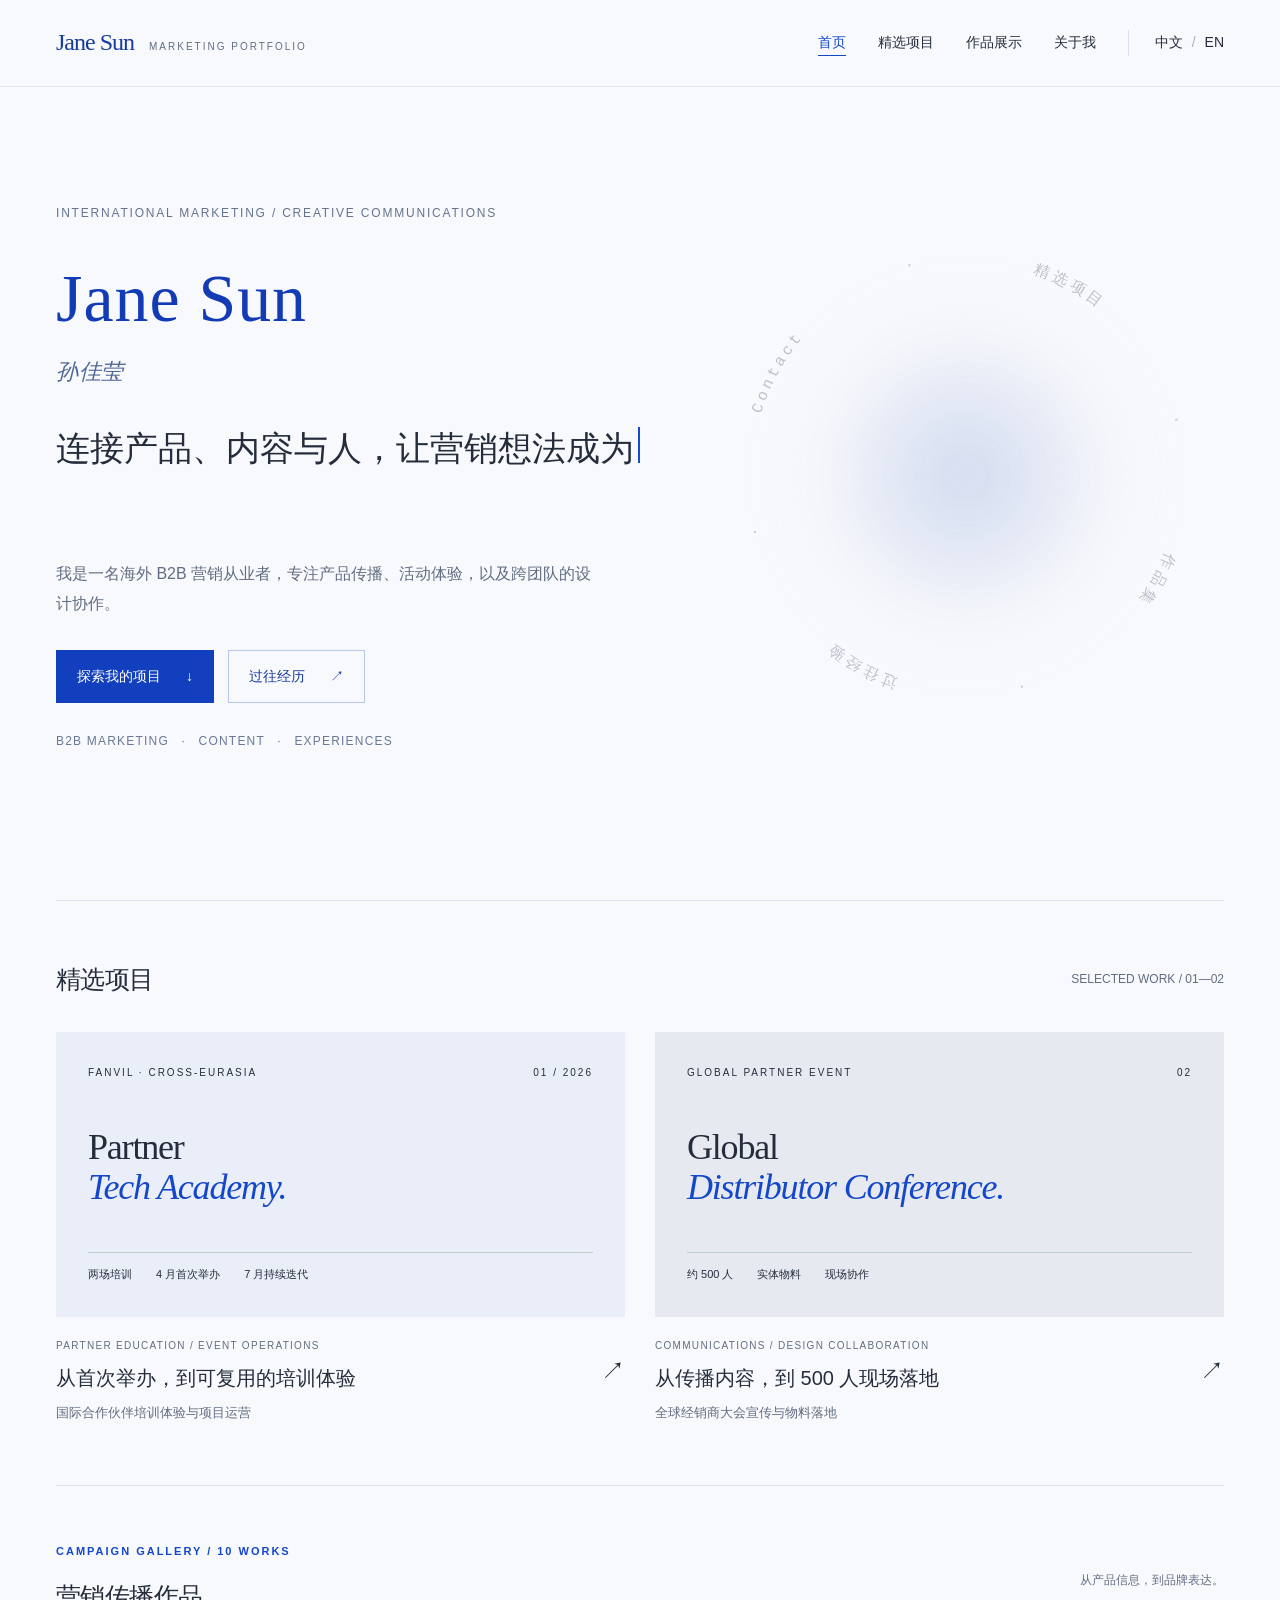
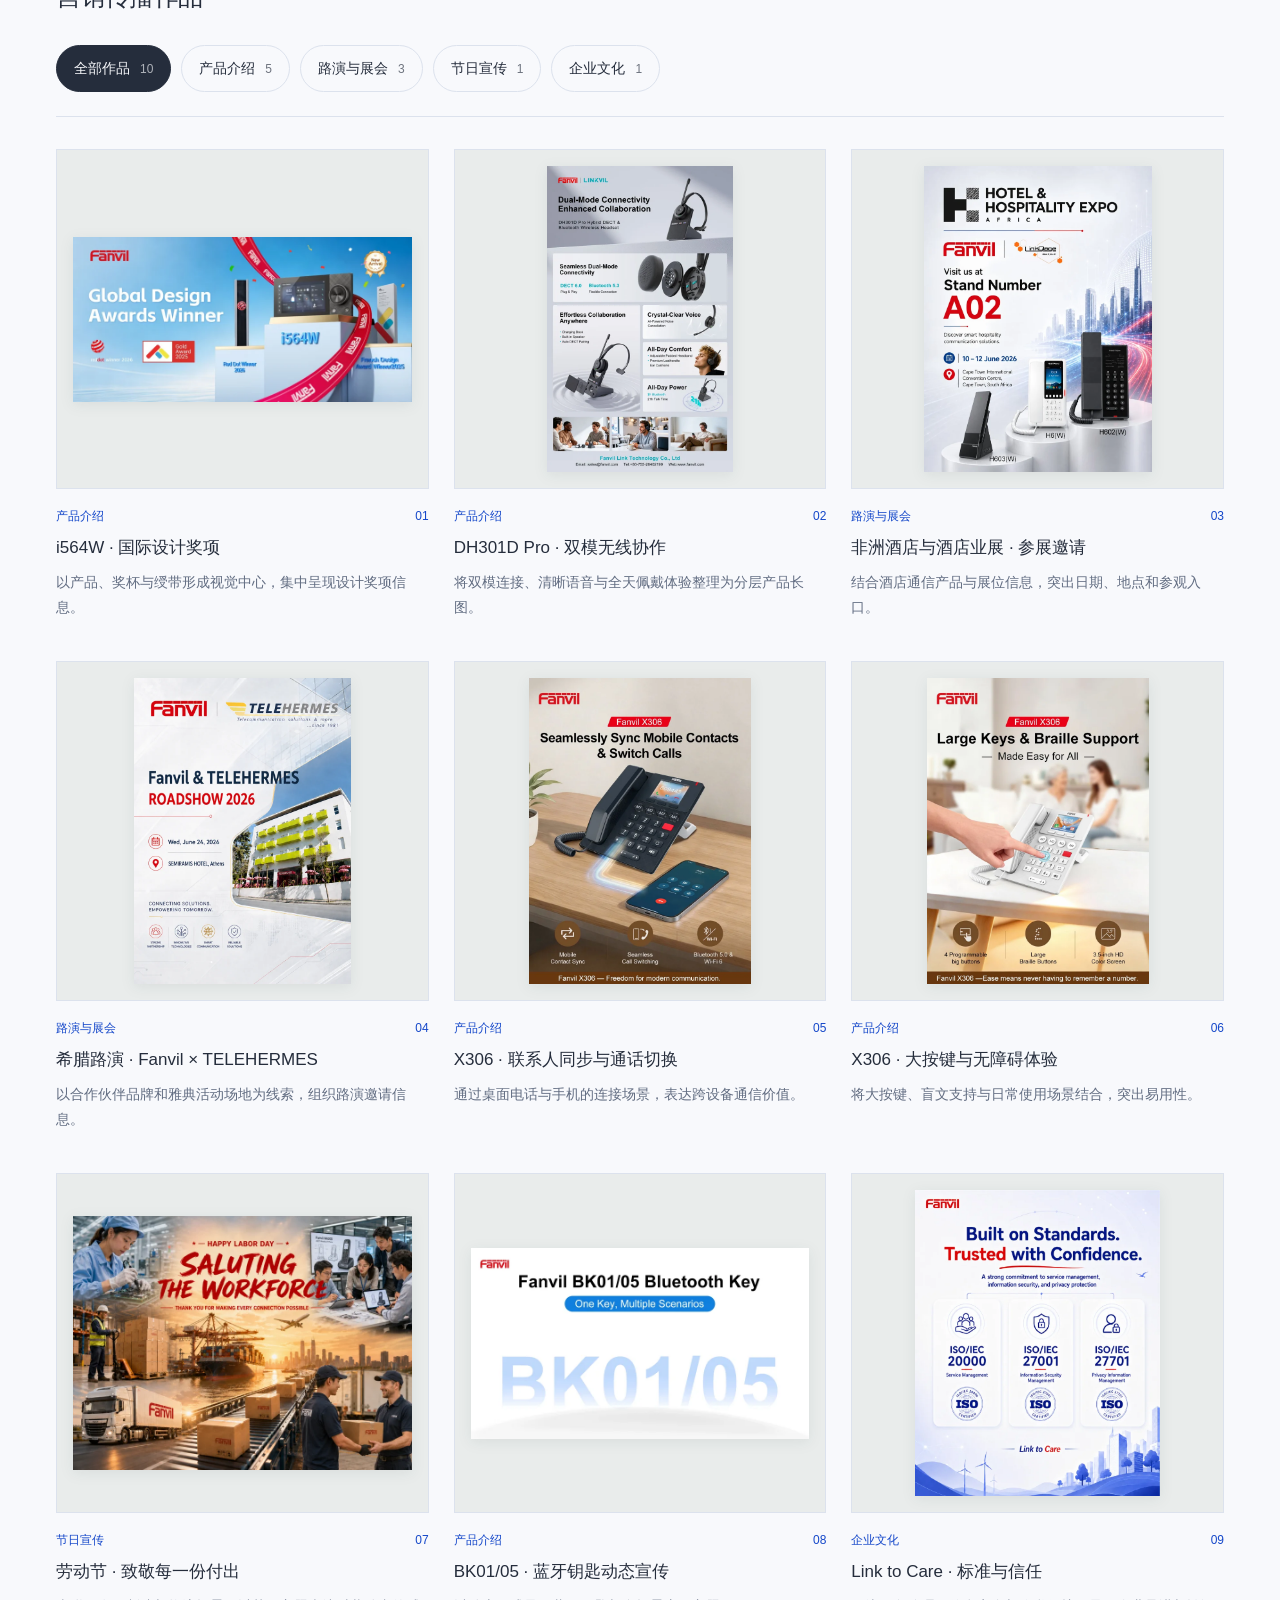
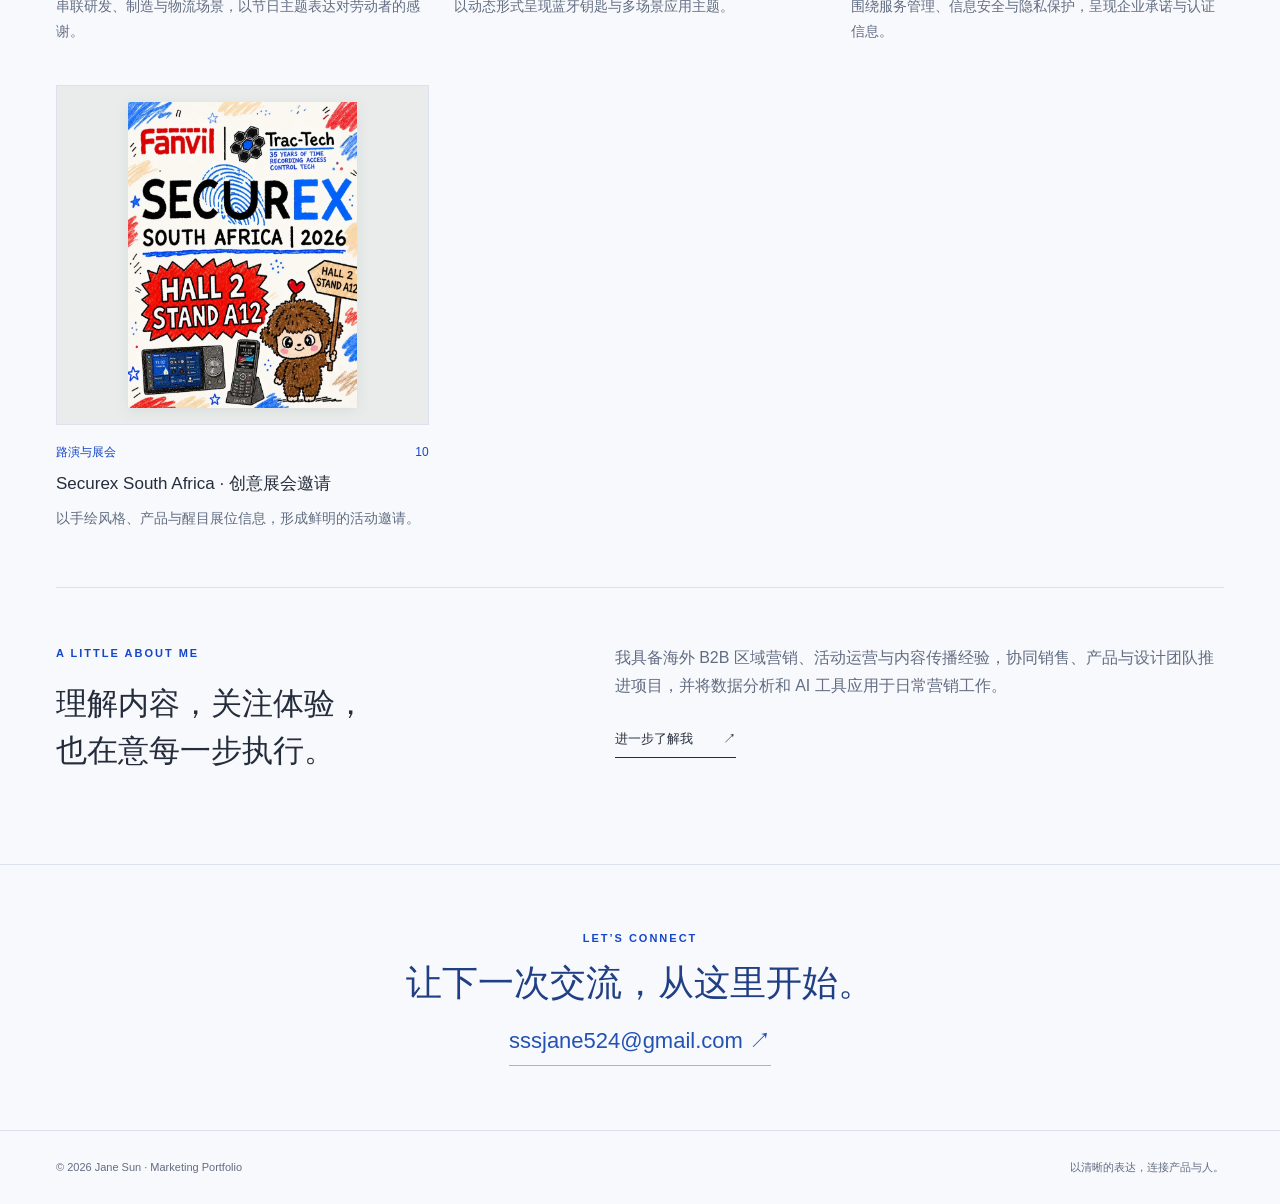
<file: index.html>
<!doctype html><html lang="zh-CN"><head><meta charset="utf-8"><meta name="viewport" content="width=device-width,initial-scale=1"><title>Marketing Portfolio · 孙佳莹</title><meta name="description" content="孙佳莹的营销作品集：B2B 国际营销、活动项目与内容传播。"><link rel="alternate" hreflang="zh-CN" href="./zh/"><link rel="alternate" hreflang="en" href="./en/"><link rel="icon" href="data:image/svg+xml,%3Csvg xmlns='http://www.w3.org/2000/svg' viewBox='0 0 40 40'%3E%3Crect width='40' height='40' rx='6' fill='%23526f88'/%3E%3Ctext x='20' y='28' text-anchor='middle' font-family='Georgia' font-size='27' fill='%23f7f7f2'%3EJ%3C/text%3E%3C/svg%3E"><link rel="stylesheet" href="./assets/style.css"><link rel="stylesheet" href="./assets/gallery.css"><link rel="stylesheet" href="./assets/intro.css"><link rel="stylesheet" href="./assets/effects.css?v=20260926-light"><script src="./assets/intro.js?v=20260926-light" defer></script><script src="./assets/site.js" defer></script><script src="./assets/cursor-fluid.js?v=20260926-light" defer></script></head><body><a class="skip" href="#main">跳至正文</a><header class="header"><div class="wrap nav"><a class="brand" href="./zh/">Jane Sun<small>MARKETING PORTFOLIO</small></a><nav class="nav-links" aria-label="主导航"><a href="./zh/" aria-current="page">首页</a><a href="./zh/#projects">精选项目</a><a href="./zh/#posters">作品展示</a><a href="./zh/about/" >关于我</a><div class="language"><b>中文</b><span>/</span><a class="language-switch" href="./en/" lang="en" aria-label="Switch to English">EN</a></div></nav></div></header><main class="wrap" id="main"><section class="intro-scene intro-home" aria-label="自我介绍"><div class="intro-copy"><p class="intro-kicker">INTERNATIONAL MARKETING / CREATIVE COMMUNICATIONS</p><h1>Jane Sun<span>孙佳莹</span></h1><div class="type-intro"><span class="sr-only">连接产品、内容与人，让营销想法成为真实体验。</span><span class="typed-copy" aria-hidden="true" data-text="连接产品、内容与人，让营销想法成为真实体验。">连接产品、内容与人，让营销想法成为真实体验。</span><span class="type-caret" aria-hidden="true"></span></div><p class="intro-detail">我是一名海外 B2B 营销从业者，专注产品传播、活动体验，以及跨团队的设计协作。</p><div class="intro-cta"><a class="intro-primary" href="./zh/#projects">探索我的项目 <span aria-hidden="true">↓</span></a><a href="./zh/about/#career">过往经历 <span aria-hidden="true">↗</span></a></div><p class="intro-footnote">B2B MARKETING <span>·</span> CONTENT <span>·</span> EXPERIENCES</p></div><div class="orb-scene orbit-scene"><div class="orb-drift">
    <div class="orb-aura" aria-hidden="true"></div><div class="orb-core" aria-hidden="true"></div>
    <nav class="orbit-navigation" aria-label="探索作品集">
      <svg class="orbit-type" viewBox="0 0 600 600" xmlns="http://www.w3.org/2000/svg">
        <defs><path id="home-orbit-path" d="M300 52 A248 248 0 1 1 300 548 A248 248 0 1 1 300 52"/></defs>
        <a href="./zh/#projects" aria-label="精选项目" data-orbit-label="精选项目"><text><textPath href="#home-orbit-path" startOffset="8%" text-anchor="middle">精选项目</textPath></text></a><text class="orbit-separator" aria-hidden="true"><textPath href="#home-orbit-path" startOffset="20.5%">·</textPath></text><a href="./zh/#posters" aria-label="作品集" data-orbit-label="作品集"><text><textPath href="#home-orbit-path" startOffset="33%" text-anchor="middle">作品集</textPath></text></a><text class="orbit-separator" aria-hidden="true"><textPath href="#home-orbit-path" startOffset="45.5%">·</textPath></text><a href="./zh/about/#career" aria-label="过往经验" data-orbit-label="过往经验"><text><textPath href="#home-orbit-path" startOffset="58%" text-anchor="middle">过往经验</textPath></text></a><text class="orbit-separator" aria-hidden="true"><textPath href="#home-orbit-path" startOffset="70.5%">·</textPath></text><a href="#contact" aria-label="Contact" data-orbit-label="Contact"><text><textPath href="#home-orbit-path" startOffset="83%" text-anchor="middle">Contact</textPath></text></a><text class="orbit-separator" aria-hidden="true"><textPath href="#home-orbit-path" startOffset="95.5%">·</textPath></text>
      </svg>
    </nav><span class="orbit-selection" aria-hidden="true"></span>
  </div></div></section><section class="section" id="projects"><div class="section-heading"><h2>精选项目</h2><p>SELECTED WORK / 01—02</p></div><div class="project-grid"><a class="project" href="./zh/academy/"><div class="project-cover"><div class="cover-top"><span>FANVIL · CROSS-EURASIA</span><span>01 / 2026</span></div><div class="cover-title">Partner<br><i>Tech Academy.</i></div><div class="cover-bottom"><span>两场培训</span><span>4 月首次举办</span><span>7 月持续迭代</span></div></div><div class="project-info"><div class="type">PARTNER EDUCATION / EVENT OPERATIONS</div><span class="arrow" aria-hidden="true">↗</span><h3>从首次举办，到可复用的培训体验</h3><p>国际合作伙伴培训体验与项目运营</p></div></a><a class="project" href="./zh/conference/"><div class="project-cover"><div class="cover-top"><span>GLOBAL PARTNER EVENT</span><span>02</span></div><div class="cover-title">Global<br><i>Distributor Conference.</i></div><div class="cover-bottom"><span>约 500 人</span><span>实体物料</span><span>现场协作</span></div></div><div class="project-info"><div class="type">COMMUNICATIONS / DESIGN COLLABORATION</div><span class="arrow" aria-hidden="true">↗</span><h3>从传播内容，到 500 人现场落地</h3><p>全球经销商大会宣传与物料落地</p></div></a></div></section><section class="section poster-section" id="posters" aria-labelledby="posters-heading">
 <div class="section-heading"><div><div class="eyebrow">CAMPAIGN GALLERY / 10 WORKS</div><h2 id="posters-heading">营销传播作品</h2></div><p>从产品信息，到品牌表达。</p></div>
 <div class="poster-filters" role="group" aria-label="按作品类型筛选" hidden>
 <button type="button" data-category="all" aria-pressed="true">全部作品<span>10</span></button>
 <button type="button" data-category="product" aria-pressed="false">产品介绍<span>5</span></button><button type="button" data-category="events" aria-pressed="false">路演与展会<span>3</span></button><button type="button" data-category="holiday" aria-pressed="false">节日宣传<span>1</span></button><button type="button" data-category="culture" aria-pressed="false">企业文化<span>1</span></button></div>
 <p class="sr-only poster-status" role="status" aria-live="polite"></p>
 <div class="poster-grid">
 <article class="poster-card" data-category="product">
 <button type="button" class="zoom poster-image" aria-label="放大查看：i564W · 国际设计奖项" data-full="./assets/posters/i564w-awards-full.webp" data-title="i564W · 国际设计奖项" data-caption="以产品、奖杯与绶带形成视觉中心，集中呈现设计奖项信息。" >
 <img src="./assets/posters/i564w-awards.webp" alt="i564W · 国际设计奖项" width="2048" height="1003" loading="lazy" decoding="async">
 <span class="poster-open" aria-hidden="true">放大查看 ↗</span></button>
 <div class="poster-meta"><span>产品介绍</span><span>01</span></div>
 <h3>i564W · 国际设计奖项</h3><p>以产品、奖杯与绶带形成视觉中心，集中呈现设计奖项信息。</p></article><article class="poster-card" data-category="product">
 <button type="button" class="zoom poster-image" aria-label="放大查看：DH301D Pro · 双模无线协作" data-full="./assets/posters/dh301d-pro-full.webp" data-title="DH301D Pro · 双模无线协作" data-caption="将双模连接、清晰语音与全天佩戴体验整理为分层产品长图。" >
 <img src="./assets/posters/dh301d-pro.webp" alt="DH301D Pro · 双模无线协作" width="1280" height="2104" loading="lazy" decoding="async">
 <span class="poster-open" aria-hidden="true">放大查看 ↗</span></button>
 <div class="poster-meta"><span>产品介绍</span><span>02</span></div>
 <h3>DH301D Pro · 双模无线协作</h3><p>将双模连接、清晰语音与全天佩戴体验整理为分层产品长图。</p></article><article class="poster-card" data-category="events">
 <button type="button" class="zoom poster-image" aria-label="放大查看：非洲酒店与酒店业展 · 参展邀请" data-full="./assets/posters/hospitality-expo-full.webp" data-title="非洲酒店与酒店业展 · 参展邀请" data-caption="结合酒店通信产品与展位信息，突出日期、地点和参观入口。" >
 <img src="./assets/posters/hospitality-expo.webp" alt="非洲酒店与酒店业展 · 参展邀请" width="1280" height="1720" loading="lazy" decoding="async">
 <span class="poster-open" aria-hidden="true">放大查看 ↗</span></button>
 <div class="poster-meta"><span>路演与展会</span><span>03</span></div>
 <h3>非洲酒店与酒店业展 · 参展邀请</h3><p>结合酒店通信产品与展位信息，突出日期、地点和参观入口。</p></article><article class="poster-card" data-category="events">
 <button type="button" class="zoom poster-image" aria-label="放大查看：希腊路演 · Fanvil × TELEHERMES" data-full="./assets/posters/greece-roadshow-full.webp" data-title="希腊路演 · Fanvil × TELEHERMES" data-caption="以合作伙伴品牌和雅典活动场地为线索，组织路演邀请信息。" >
 <img src="./assets/posters/greece-roadshow.webp" alt="希腊路演 · Fanvil × TELEHERMES" width="1055" height="1491" loading="lazy" decoding="async">
 <span class="poster-open" aria-hidden="true">放大查看 ↗</span></button>
 <div class="poster-meta"><span>路演与展会</span><span>04</span></div>
 <h3>希腊路演 · Fanvil × TELEHERMES</h3><p>以合作伙伴品牌和雅典活动场地为线索，组织路演邀请信息。</p></article><article class="poster-card" data-category="product">
 <button type="button" class="zoom poster-image" aria-label="放大查看：X306 · 联系人同步与通话切换" data-full="./assets/posters/x306-connectivity-full.webp" data-title="X306 · 联系人同步与通话切换" data-caption="通过桌面电话与手机的连接场景，表达跨设备通信价值。" >
 <img src="./assets/posters/x306-connectivity.webp" alt="X306 · 联系人同步与通话切换" width="1080" height="1486" loading="lazy" decoding="async">
 <span class="poster-open" aria-hidden="true">放大查看 ↗</span></button>
 <div class="poster-meta"><span>产品介绍</span><span>05</span></div>
 <h3>X306 · 联系人同步与通话切换</h3><p>通过桌面电话与手机的连接场景，表达跨设备通信价值。</p></article><article class="poster-card" data-category="product">
 <button type="button" class="zoom poster-image" aria-label="放大查看：X306 · 大按键与无障碍体验" data-full="./assets/posters/x306-accessibility-full.webp" data-title="X306 · 大按键与无障碍体验" data-caption="将大按键、盲文支持与日常使用场景结合，突出易用性。" >
 <img src="./assets/posters/x306-accessibility.webp" alt="X306 · 大按键与无障碍体验" width="1080" height="1486" loading="lazy" decoding="async">
 <span class="poster-open" aria-hidden="true">放大查看 ↗</span></button>
 <div class="poster-meta"><span>产品介绍</span><span>06</span></div>
 <h3>X306 · 大按键与无障碍体验</h3><p>将大按键、盲文支持与日常使用场景结合，突出易用性。</p></article><article class="poster-card" data-category="holiday">
 <button type="button" class="zoom poster-image" aria-label="放大查看：劳动节 · 致敬每一份付出" data-full="./assets/posters/labor-day-full.webp" data-title="劳动节 · 致敬每一份付出" data-caption="串联研发、制造与物流场景，以节日主题表达对劳动者的感谢。" >
 <img src="./assets/posters/labor-day.webp" alt="劳动节 · 致敬每一份付出" width="1448" height="1086" loading="lazy" decoding="async">
 <span class="poster-open" aria-hidden="true">放大查看 ↗</span></button>
 <div class="poster-meta"><span>节日宣传</span><span>07</span></div>
 <h3>劳动节 · 致敬每一份付出</h3><p>串联研发、制造与物流场景，以节日主题表达对劳动者的感谢。</p></article><article class="poster-card" data-category="product">
 <button type="button" class="zoom poster-image" aria-label="放大查看：BK01/05 · 蓝牙钥匙动态宣传" data-full="./assets/posters/bk01-bk05-full.webp" data-title="BK01/05 · 蓝牙钥匙动态宣传" data-caption="以动态形式呈现蓝牙钥匙与多场景应用主题。" data-animation="./assets/posters/bk01-bk05.gif">
 <img src="./assets/posters/bk01-bk05.webp" alt="BK01/05 · 蓝牙钥匙动态宣传" width="1920" height="1080" loading="lazy" decoding="async">
 <span class="poster-open" aria-hidden="true">GIF · 查看动图</span></button>
 <div class="poster-meta"><span>产品介绍</span><span>08</span></div>
 <h3>BK01/05 · 蓝牙钥匙动态宣传</h3><p>以动态形式呈现蓝牙钥匙与多场景应用主题。</p></article><article class="poster-card" data-category="culture">
 <button type="button" class="zoom poster-image" aria-label="放大查看：Link to Care · 标准与信任" data-full="./assets/posters/standards-trust-full.webp" data-title="Link to Care · 标准与信任" data-caption="围绕服务管理、信息安全与隐私保护，呈现企业承诺与认证信息。" >
 <img src="./assets/posters/standards-trust.webp" alt="Link to Care · 标准与信任" width="1544" height="1926" loading="lazy" decoding="async">
 <span class="poster-open" aria-hidden="true">放大查看 ↗</span></button>
 <div class="poster-meta"><span>企业文化</span><span>09</span></div>
 <h3>Link to Care · 标准与信任</h3><p>围绕服务管理、信息安全与隐私保护，呈现企业承诺与认证信息。</p></article><article class="poster-card" data-category="events">
 <button type="button" class="zoom poster-image" aria-label="放大查看：Securex South Africa · 创意展会邀请" data-full="./assets/posters/securex-full.webp" data-title="Securex South Africa · 创意展会邀请" data-caption="以手绘风格、产品与醒目展位信息，形成鲜明的活动邀请。" >
 <img src="./assets/posters/securex.webp" alt="Securex South Africa · 创意展会邀请" width="800" height="1066" loading="lazy" decoding="async">
 <span class="poster-open" aria-hidden="true">放大查看 ↗</span></button>
 <div class="poster-meta"><span>路演与展会</span><span>10</span></div>
 <h3>Securex South Africa · 创意展会邀请</h3><p>以手绘风格、产品与醒目展位信息，形成鲜明的活动邀请。</p></article></div>
 </section><aside class="preview-note">素材预留 · 仅预览可见：EDM 营销</aside><section class="section about-teaser"><div><div class="eyebrow">A LITTLE ABOUT ME</div><h2>理解内容，关注体验，<br>也在意每一步执行。</h2></div><div><p>我具备海外 B2B 区域营销、活动运营与内容传播经验，协同销售、产品与设计团队推进项目，并将数据分析和 AI 工具应用于日常营销工作。</p><a class="text-link" href="./zh/about/">进一步了解我<span aria-hidden="true">↗</span></a></div></section><section class="section intro-contact contact-playground" id="contact"><div class="contact-content"><div class="eyebrow">LET’S CONNECT</div><h2>让下一次交流，从这里开始。</h2><a href="mailto:sssjane524@gmail.com">sssjane524@gmail.com <span aria-hidden="true">↗</span></a></div></section></main><footer class="footer"><div class="wrap"><span>© 2026 Jane Sun · Marketing Portfolio</span><span>以清晰的表达，连接产品与人。</span></div></footer><dialog id="lightbox" aria-labelledby="viewer-title">
 <div class="viewer-header"><div><span class="eyebrow">作品预览</span><h2 id="viewer-title"></h2></div><button type="button" class="viewer-close" aria-label="关闭图片">✕</button></div>
 <div class="viewer-stage"><img alt=""></div>
 <div class="viewer-toolbar"><div class="viewer-paging"><button type="button" class="viewer-prev" aria-label="上一张作品">←</button><span class="viewer-count" aria-live="polite"></span><button type="button" class="viewer-next" aria-label="下一张作品">→</button></div><div class="viewer-actions"><button type="button" class="viewer-detail" aria-pressed="false">查看细节</button><button type="button" class="viewer-motion" hidden>播放动图</button></div></div>
 <p class="viewer-caption"></p></dialog></body></html>
</file>
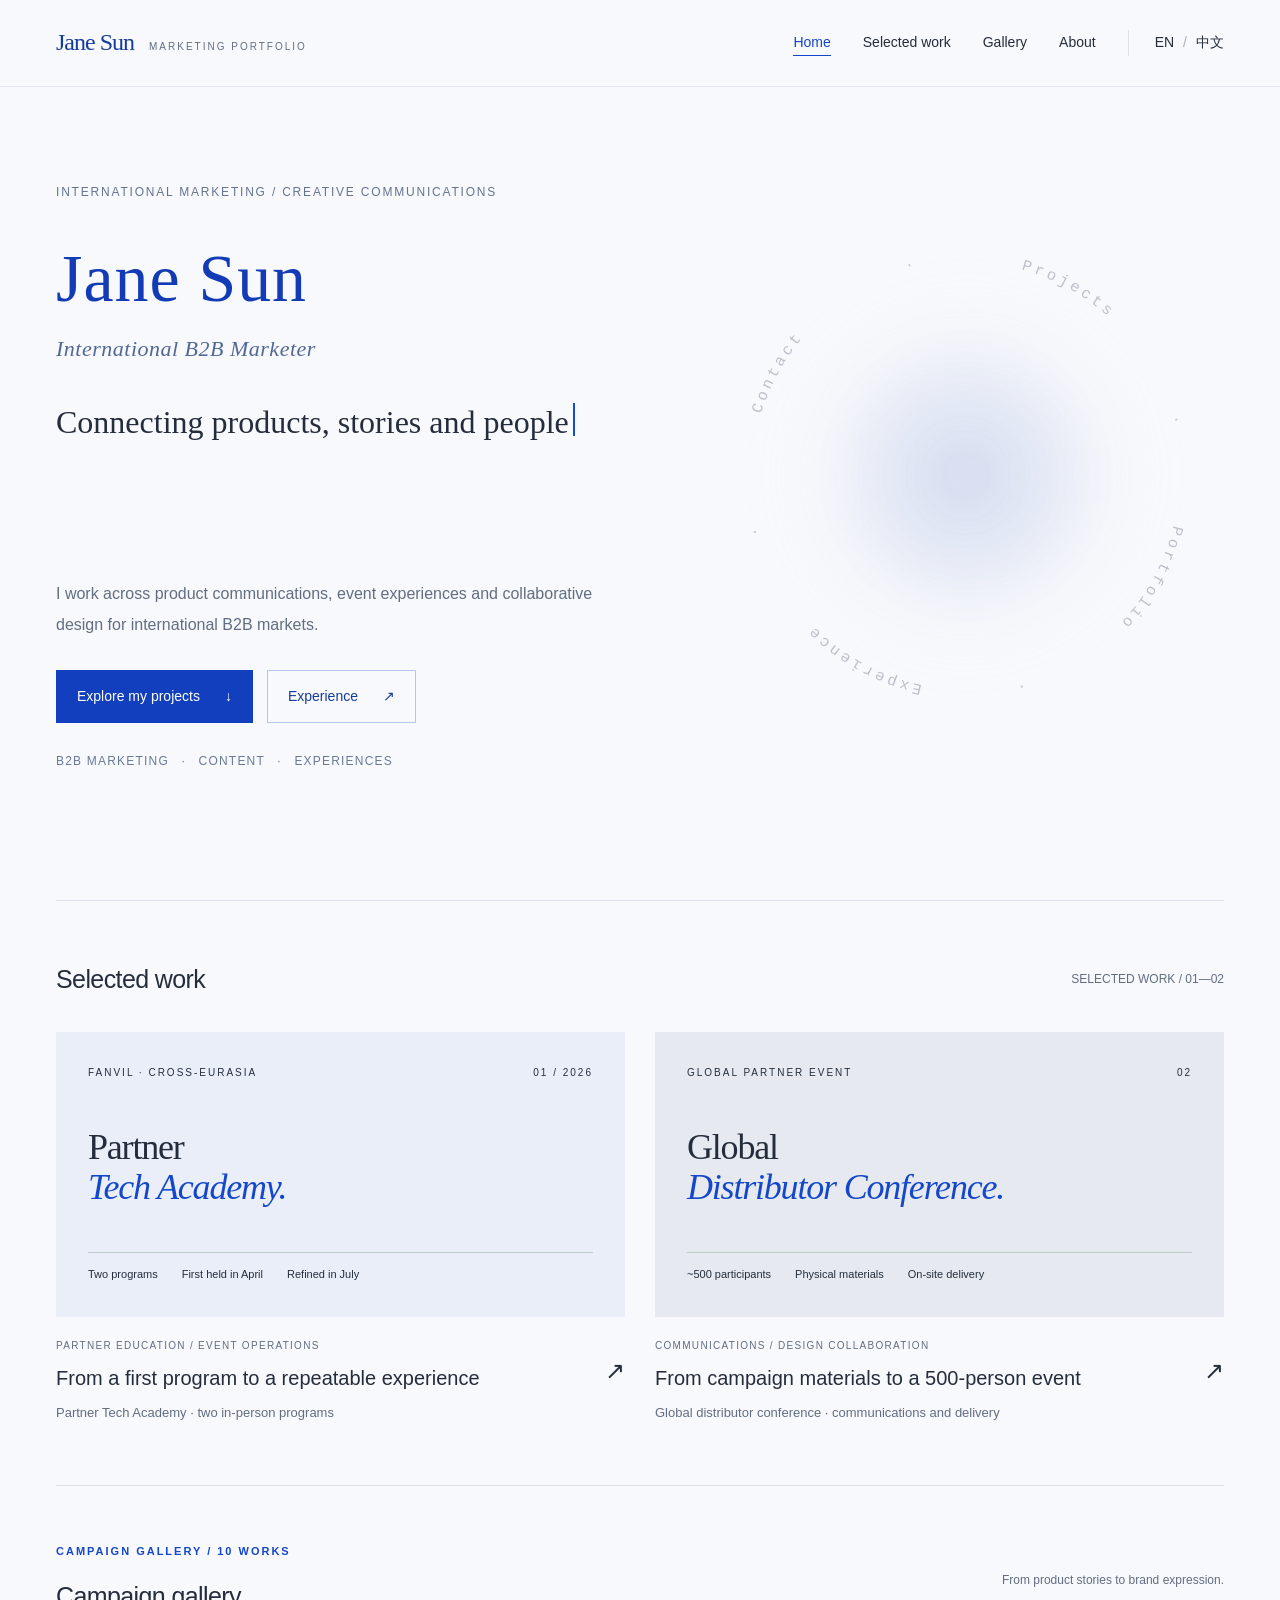
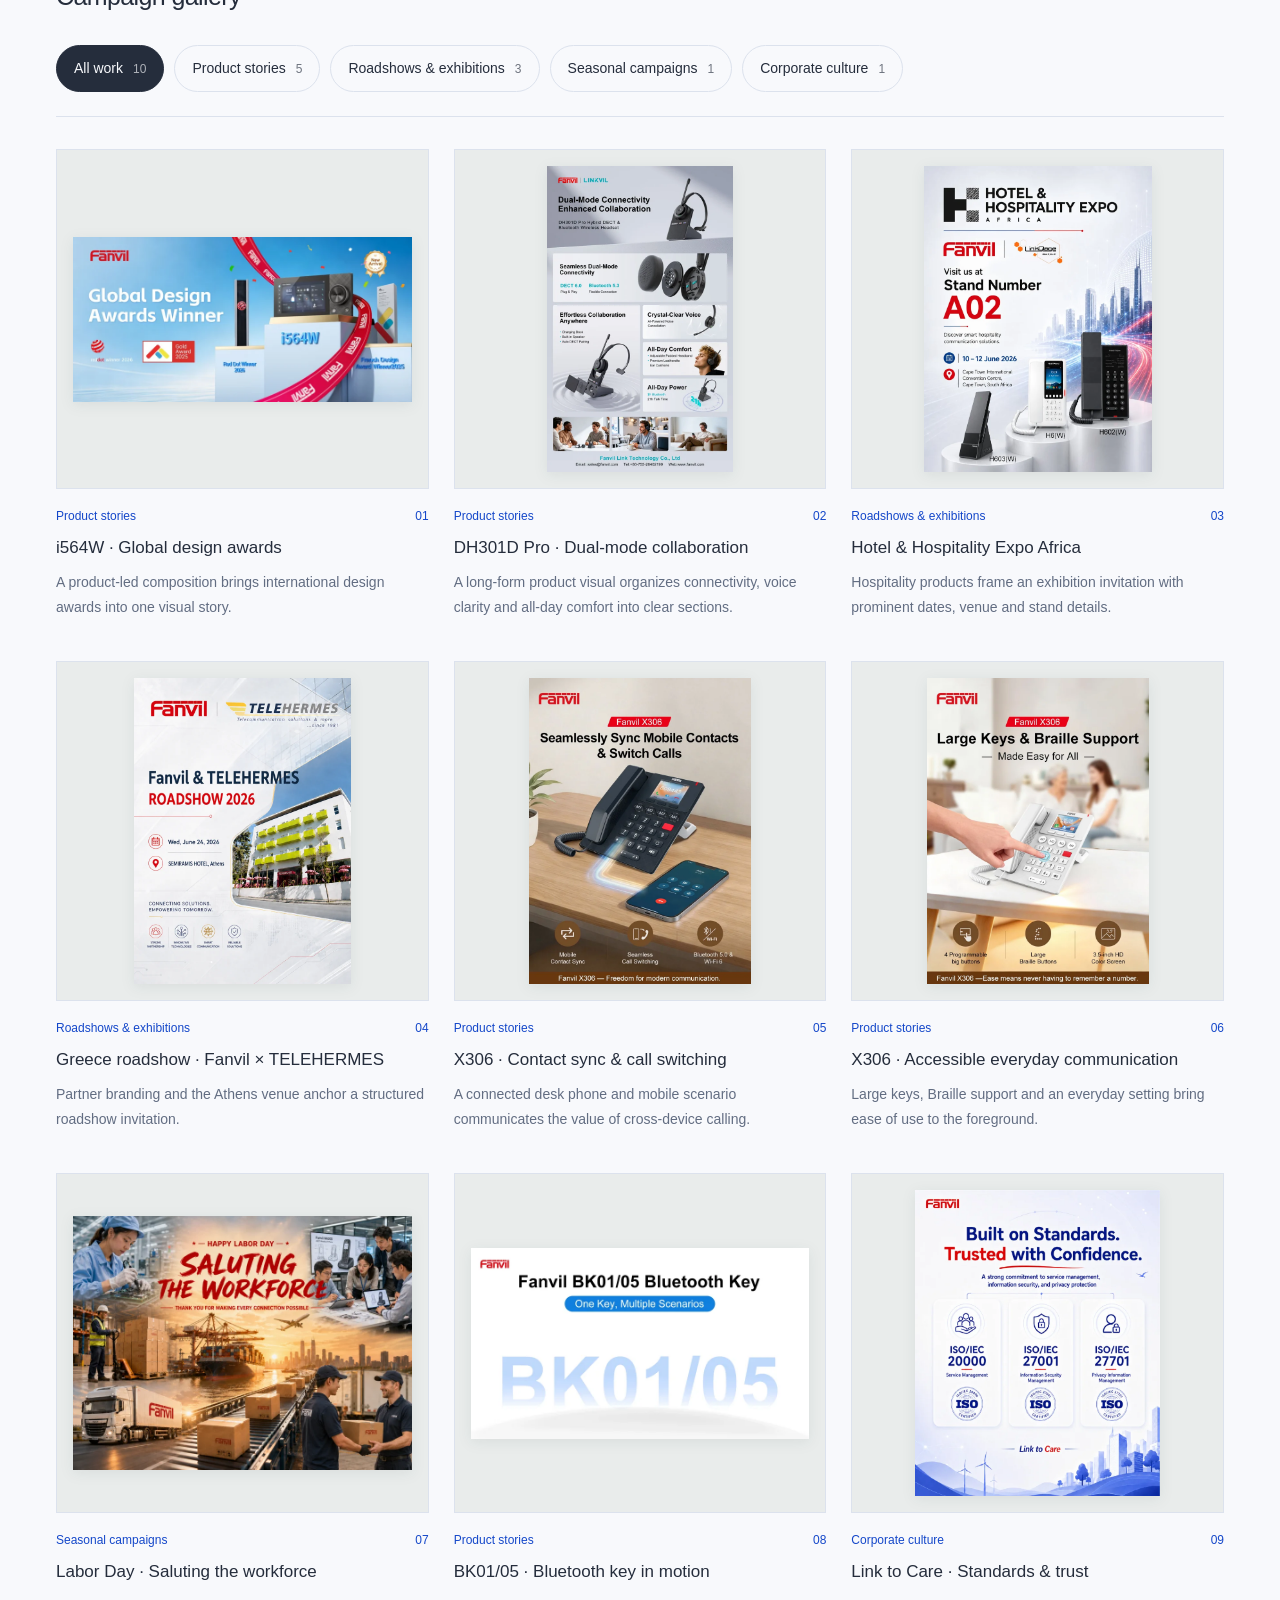
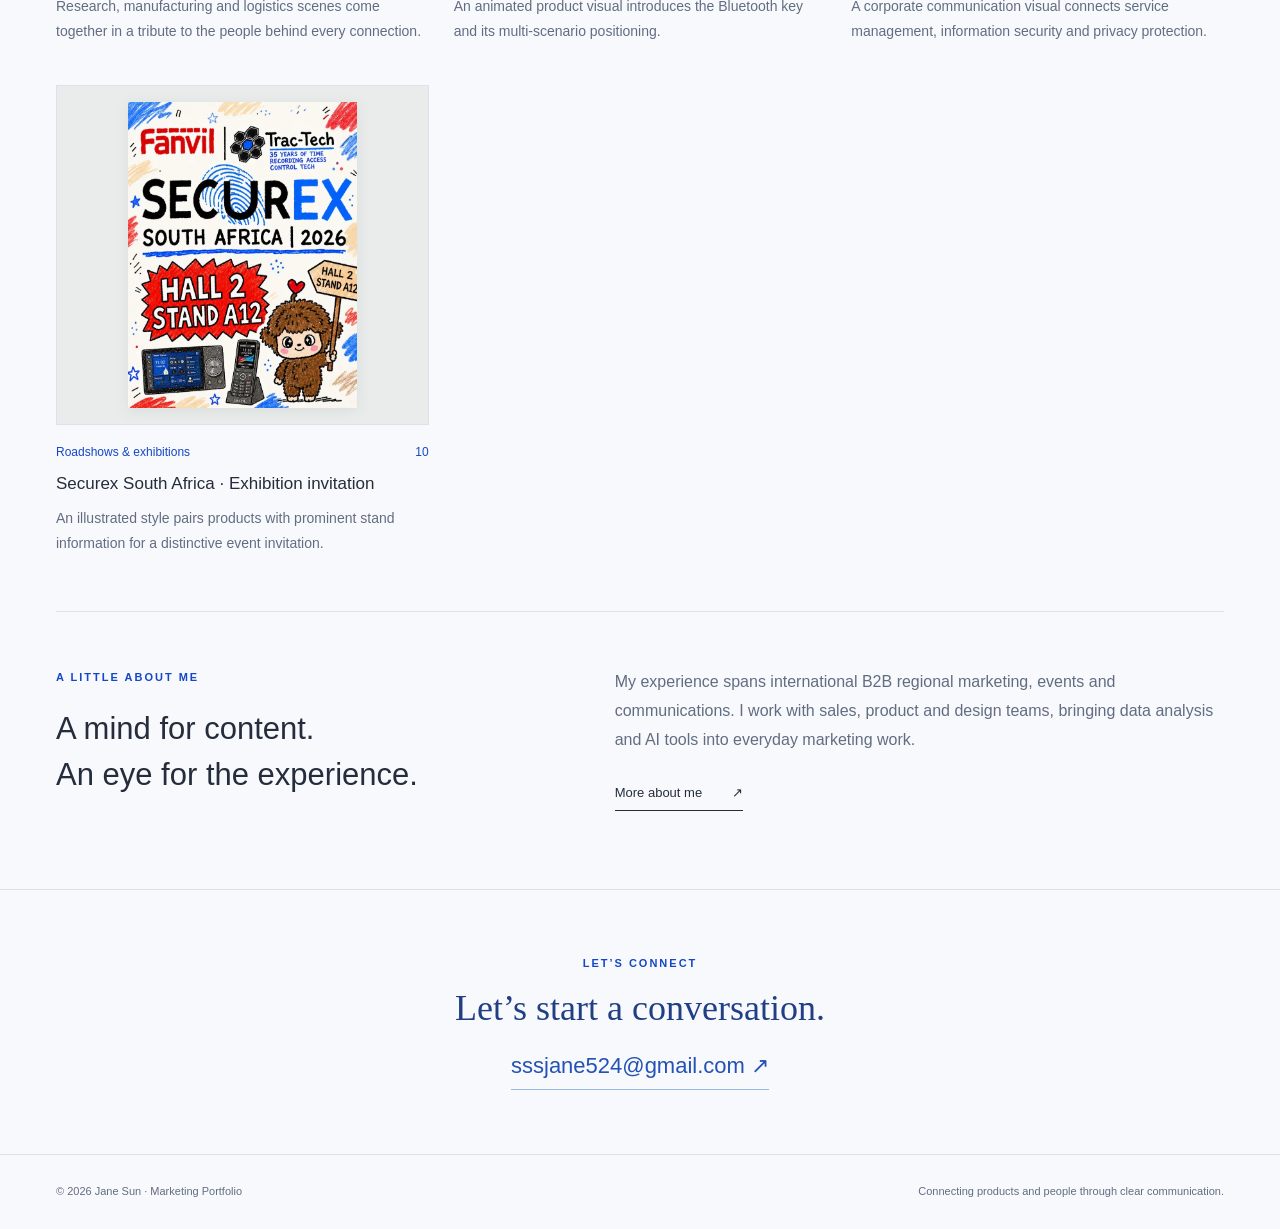
<file: en/index.html>
<!doctype html><html lang="en"><head><meta charset="utf-8"><meta name="viewport" content="width=device-width,initial-scale=1"><title>Marketing Portfolio · Jane Sun</title><meta name="description" content="Jane Sun’s portfolio: international B2B marketing, events and communications."><link rel="alternate" hreflang="zh-CN" href="../zh/"><link rel="alternate" hreflang="en" href="../en/"><link rel="icon" href="data:image/svg+xml,%3Csvg xmlns='http://www.w3.org/2000/svg' viewBox='0 0 40 40'%3E%3Crect width='40' height='40' rx='6' fill='%23526f88'/%3E%3Ctext x='20' y='28' text-anchor='middle' font-family='Georgia' font-size='27' fill='%23f7f7f2'%3EJ%3C/text%3E%3C/svg%3E"><link rel="stylesheet" href="../assets/style.css"><link rel="stylesheet" href="../assets/gallery.css"><link rel="stylesheet" href="../assets/intro.css"><link rel="stylesheet" href="../assets/effects.css?v=20260926-light"><script src="../assets/intro.js?v=20260926-light" defer></script><script src="../assets/site.js" defer></script><script src="../assets/cursor-fluid.js?v=20260926-light" defer></script></head><body><a class="skip" href="#main">Skip to content</a><header class="header"><div class="wrap nav"><a class="brand" href="../en/">Jane Sun<small>MARKETING PORTFOLIO</small></a><nav class="nav-links" aria-label="Main navigation"><a href="../en/" aria-current="page">Home</a><a href="../en/#projects">Selected work</a><a href="../en/#posters">Gallery</a><a href="../en/about/" >About</a><div class="language"><b>EN</b><span>/</span><a class="language-switch" href="../zh/" lang="zh" aria-label="切换至中文">中文</a></div></nav></div></header><main class="wrap" id="main"><section class="intro-scene intro-home" aria-label="Introduction"><div class="intro-copy"><p class="intro-kicker">INTERNATIONAL MARKETING / CREATIVE COMMUNICATIONS</p><h1>Jane Sun<span>International B2B Marketer</span></h1><div class="type-intro"><span class="sr-only">Connecting products, stories and people. Turning marketing ideas into meaningful experiences.</span><span class="typed-copy" aria-hidden="true" data-text="Connecting products, stories and people. Turning marketing ideas into meaningful experiences.">Connecting products, stories and people. Turning marketing ideas into meaningful experiences.</span><span class="type-caret" aria-hidden="true"></span></div><p class="intro-detail">I work across product communications, event experiences and collaborative design for international B2B markets.</p><div class="intro-cta"><a class="intro-primary" href="../en/#projects">Explore my projects <span aria-hidden="true">↓</span></a><a href="../en/about/#career">Experience <span aria-hidden="true">↗</span></a></div><p class="intro-footnote">B2B MARKETING <span>·</span> CONTENT <span>·</span> EXPERIENCES</p></div><div class="orb-scene orbit-scene"><div class="orb-drift">
    <div class="orb-aura" aria-hidden="true"></div><div class="orb-core" aria-hidden="true"></div>
    <nav class="orbit-navigation" aria-label="Explore the portfolio">
      <svg class="orbit-type" viewBox="0 0 600 600" xmlns="http://www.w3.org/2000/svg">
        <defs><path id="home-orbit-path" d="M300 52 A248 248 0 1 1 300 548 A248 248 0 1 1 300 52"/></defs>
        <a href="../en/#projects" aria-label="Projects" data-orbit-label="Projects"><text><textPath href="#home-orbit-path" startOffset="8%" text-anchor="middle">Projects</textPath></text></a><text class="orbit-separator" aria-hidden="true"><textPath href="#home-orbit-path" startOffset="20.5%">·</textPath></text><a href="../en/#posters" aria-label="Portfolio" data-orbit-label="Portfolio"><text><textPath href="#home-orbit-path" startOffset="33%" text-anchor="middle">Portfolio</textPath></text></a><text class="orbit-separator" aria-hidden="true"><textPath href="#home-orbit-path" startOffset="45.5%">·</textPath></text><a href="../en/about/#career" aria-label="Experience" data-orbit-label="Experience"><text><textPath href="#home-orbit-path" startOffset="58%" text-anchor="middle">Experience</textPath></text></a><text class="orbit-separator" aria-hidden="true"><textPath href="#home-orbit-path" startOffset="70.5%">·</textPath></text><a href="#contact" aria-label="Contact" data-orbit-label="Contact"><text><textPath href="#home-orbit-path" startOffset="83%" text-anchor="middle">Contact</textPath></text></a><text class="orbit-separator" aria-hidden="true"><textPath href="#home-orbit-path" startOffset="95.5%">·</textPath></text>
      </svg>
    </nav><span class="orbit-selection" aria-hidden="true"></span>
  </div></div></section><section class="section" id="projects"><div class="section-heading"><h2>Selected work</h2><p>SELECTED WORK / 01—02</p></div><div class="project-grid"><a class="project" href="../en/academy/"><div class="project-cover"><div class="cover-top"><span>FANVIL · CROSS-EURASIA</span><span>01 / 2026</span></div><div class="cover-title">Partner<br><i>Tech Academy.</i></div><div class="cover-bottom"><span>Two programs</span><span>First held in April</span><span>Refined in July</span></div></div><div class="project-info"><div class="type">PARTNER EDUCATION / EVENT OPERATIONS</div><span class="arrow" aria-hidden="true">↗</span><h3>From a first program to a repeatable experience</h3><p>Partner Tech Academy · two in-person programs</p></div></a><a class="project" href="../en/conference/"><div class="project-cover"><div class="cover-top"><span>GLOBAL PARTNER EVENT</span><span>02</span></div><div class="cover-title">Global<br><i>Distributor Conference.</i></div><div class="cover-bottom"><span>~500 participants</span><span>Physical materials</span><span>On-site delivery</span></div></div><div class="project-info"><div class="type">COMMUNICATIONS / DESIGN COLLABORATION</div><span class="arrow" aria-hidden="true">↗</span><h3>From campaign materials to a 500-person event</h3><p>Global distributor conference · communications and delivery</p></div></a></div></section><section class="section poster-section" id="posters" aria-labelledby="posters-heading">
 <div class="section-heading"><div><div class="eyebrow">CAMPAIGN GALLERY / 10 WORKS</div><h2 id="posters-heading">Campaign gallery</h2></div><p>From product stories to brand expression.</p></div>
 <div class="poster-filters" role="group" aria-label="Filter by work category" hidden>
 <button type="button" data-category="all" aria-pressed="true">All work<span>10</span></button>
 <button type="button" data-category="product" aria-pressed="false">Product stories<span>5</span></button><button type="button" data-category="events" aria-pressed="false">Roadshows & exhibitions<span>3</span></button><button type="button" data-category="holiday" aria-pressed="false">Seasonal campaigns<span>1</span></button><button type="button" data-category="culture" aria-pressed="false">Corporate culture<span>1</span></button></div>
 <p class="sr-only poster-status" role="status" aria-live="polite"></p>
 <div class="poster-grid">
 <article class="poster-card" data-category="product">
 <button type="button" class="zoom poster-image" aria-label="View full poster: i564W · Global design awards" data-full="../assets/posters/i564w-awards-full.webp" data-title="i564W · Global design awards" data-caption="A product-led composition brings international design awards into one visual story." >
 <img src="../assets/posters/i564w-awards.webp" alt="i564W · Global design awards" width="2048" height="1003" loading="lazy" decoding="async">
 <span class="poster-open" aria-hidden="true">View poster ↗</span></button>
 <div class="poster-meta"><span>Product stories</span><span>01</span></div>
 <h3>i564W · Global design awards</h3><p>A product-led composition brings international design awards into one visual story.</p></article><article class="poster-card" data-category="product">
 <button type="button" class="zoom poster-image" aria-label="View full poster: DH301D Pro · Dual-mode collaboration" data-full="../assets/posters/dh301d-pro-full.webp" data-title="DH301D Pro · Dual-mode collaboration" data-caption="A long-form product visual organizes connectivity, voice clarity and all-day comfort into clear sections." >
 <img src="../assets/posters/dh301d-pro.webp" alt="DH301D Pro · Dual-mode collaboration" width="1280" height="2104" loading="lazy" decoding="async">
 <span class="poster-open" aria-hidden="true">View poster ↗</span></button>
 <div class="poster-meta"><span>Product stories</span><span>02</span></div>
 <h3>DH301D Pro · Dual-mode collaboration</h3><p>A long-form product visual organizes connectivity, voice clarity and all-day comfort into clear sections.</p></article><article class="poster-card" data-category="events">
 <button type="button" class="zoom poster-image" aria-label="View full poster: Hotel &amp; Hospitality Expo Africa" data-full="../assets/posters/hospitality-expo-full.webp" data-title="Hotel &amp; Hospitality Expo Africa" data-caption="Hospitality products frame an exhibition invitation with prominent dates, venue and stand details." >
 <img src="../assets/posters/hospitality-expo.webp" alt="Hotel &amp; Hospitality Expo Africa" width="1280" height="1720" loading="lazy" decoding="async">
 <span class="poster-open" aria-hidden="true">View poster ↗</span></button>
 <div class="poster-meta"><span>Roadshows & exhibitions</span><span>03</span></div>
 <h3>Hotel &amp; Hospitality Expo Africa</h3><p>Hospitality products frame an exhibition invitation with prominent dates, venue and stand details.</p></article><article class="poster-card" data-category="events">
 <button type="button" class="zoom poster-image" aria-label="View full poster: Greece roadshow · Fanvil × TELEHERMES" data-full="../assets/posters/greece-roadshow-full.webp" data-title="Greece roadshow · Fanvil × TELEHERMES" data-caption="Partner branding and the Athens venue anchor a structured roadshow invitation." >
 <img src="../assets/posters/greece-roadshow.webp" alt="Greece roadshow · Fanvil × TELEHERMES" width="1055" height="1491" loading="lazy" decoding="async">
 <span class="poster-open" aria-hidden="true">View poster ↗</span></button>
 <div class="poster-meta"><span>Roadshows & exhibitions</span><span>04</span></div>
 <h3>Greece roadshow · Fanvil × TELEHERMES</h3><p>Partner branding and the Athens venue anchor a structured roadshow invitation.</p></article><article class="poster-card" data-category="product">
 <button type="button" class="zoom poster-image" aria-label="View full poster: X306 · Contact sync &amp; call switching" data-full="../assets/posters/x306-connectivity-full.webp" data-title="X306 · Contact sync &amp; call switching" data-caption="A connected desk phone and mobile scenario communicates the value of cross-device calling." >
 <img src="../assets/posters/x306-connectivity.webp" alt="X306 · Contact sync &amp; call switching" width="1080" height="1486" loading="lazy" decoding="async">
 <span class="poster-open" aria-hidden="true">View poster ↗</span></button>
 <div class="poster-meta"><span>Product stories</span><span>05</span></div>
 <h3>X306 · Contact sync &amp; call switching</h3><p>A connected desk phone and mobile scenario communicates the value of cross-device calling.</p></article><article class="poster-card" data-category="product">
 <button type="button" class="zoom poster-image" aria-label="View full poster: X306 · Accessible everyday communication" data-full="../assets/posters/x306-accessibility-full.webp" data-title="X306 · Accessible everyday communication" data-caption="Large keys, Braille support and an everyday setting bring ease of use to the foreground." >
 <img src="../assets/posters/x306-accessibility.webp" alt="X306 · Accessible everyday communication" width="1080" height="1486" loading="lazy" decoding="async">
 <span class="poster-open" aria-hidden="true">View poster ↗</span></button>
 <div class="poster-meta"><span>Product stories</span><span>06</span></div>
 <h3>X306 · Accessible everyday communication</h3><p>Large keys, Braille support and an everyday setting bring ease of use to the foreground.</p></article><article class="poster-card" data-category="holiday">
 <button type="button" class="zoom poster-image" aria-label="View full poster: Labor Day · Saluting the workforce" data-full="../assets/posters/labor-day-full.webp" data-title="Labor Day · Saluting the workforce" data-caption="Research, manufacturing and logistics scenes come together in a tribute to the people behind every connection." >
 <img src="../assets/posters/labor-day.webp" alt="Labor Day · Saluting the workforce" width="1448" height="1086" loading="lazy" decoding="async">
 <span class="poster-open" aria-hidden="true">View poster ↗</span></button>
 <div class="poster-meta"><span>Seasonal campaigns</span><span>07</span></div>
 <h3>Labor Day · Saluting the workforce</h3><p>Research, manufacturing and logistics scenes come together in a tribute to the people behind every connection.</p></article><article class="poster-card" data-category="product">
 <button type="button" class="zoom poster-image" aria-label="View full poster: BK01/05 · Bluetooth key in motion" data-full="../assets/posters/bk01-bk05-full.webp" data-title="BK01/05 · Bluetooth key in motion" data-caption="An animated product visual introduces the Bluetooth key and its multi-scenario positioning." data-animation="../assets/posters/bk01-bk05.gif">
 <img src="../assets/posters/bk01-bk05.webp" alt="BK01/05 · Bluetooth key in motion" width="1920" height="1080" loading="lazy" decoding="async">
 <span class="poster-open" aria-hidden="true">GIF · View animation</span></button>
 <div class="poster-meta"><span>Product stories</span><span>08</span></div>
 <h3>BK01/05 · Bluetooth key in motion</h3><p>An animated product visual introduces the Bluetooth key and its multi-scenario positioning.</p></article><article class="poster-card" data-category="culture">
 <button type="button" class="zoom poster-image" aria-label="View full poster: Link to Care · Standards &amp; trust" data-full="../assets/posters/standards-trust-full.webp" data-title="Link to Care · Standards &amp; trust" data-caption="A corporate communication visual connects service management, information security and privacy protection." >
 <img src="../assets/posters/standards-trust.webp" alt="Link to Care · Standards &amp; trust" width="1544" height="1926" loading="lazy" decoding="async">
 <span class="poster-open" aria-hidden="true">View poster ↗</span></button>
 <div class="poster-meta"><span>Corporate culture</span><span>09</span></div>
 <h3>Link to Care · Standards &amp; trust</h3><p>A corporate communication visual connects service management, information security and privacy protection.</p></article><article class="poster-card" data-category="events">
 <button type="button" class="zoom poster-image" aria-label="View full poster: Securex South Africa · Exhibition invitation" data-full="../assets/posters/securex-full.webp" data-title="Securex South Africa · Exhibition invitation" data-caption="An illustrated style pairs products with prominent stand information for a distinctive event invitation." >
 <img src="../assets/posters/securex.webp" alt="Securex South Africa · Exhibition invitation" width="800" height="1066" loading="lazy" decoding="async">
 <span class="poster-open" aria-hidden="true">View poster ↗</span></button>
 <div class="poster-meta"><span>Roadshows & exhibitions</span><span>10</span></div>
 <h3>Securex South Africa · Exhibition invitation</h3><p>An illustrated style pairs products with prominent stand information for a distinctive event invitation.</p></article></div>
 </section><aside class="preview-note">Asset slot · preview only：Email marketing</aside><section class="section about-teaser"><div><div class="eyebrow">A LITTLE ABOUT ME</div><h2>A mind for content.<br>An eye for the experience.</h2></div><div><p>My experience spans international B2B regional marketing, events and communications. I work with sales, product and design teams, bringing data analysis and AI tools into everyday marketing work.</p><a class="text-link" href="../en/about/">More about me<span aria-hidden="true">↗</span></a></div></section><section class="section intro-contact contact-playground" id="contact"><div class="contact-content"><div class="eyebrow">LET’S CONNECT</div><h2>Let’s start a conversation.</h2><a href="mailto:sssjane524@gmail.com">sssjane524@gmail.com <span aria-hidden="true">↗</span></a></div></section></main><footer class="footer"><div class="wrap"><span>© 2026 Jane Sun · Marketing Portfolio</span><span>Connecting products and people through clear communication.</span></div></footer><dialog id="lightbox" aria-labelledby="viewer-title">
 <div class="viewer-header"><div><span class="eyebrow">WORK PREVIEW</span><h2 id="viewer-title"></h2></div><button type="button" class="viewer-close" aria-label="Close image">✕</button></div>
 <div class="viewer-stage"><img alt=""></div>
 <div class="viewer-toolbar"><div class="viewer-paging"><button type="button" class="viewer-prev" aria-label="Previous work">←</button><span class="viewer-count" aria-live="polite"></span><button type="button" class="viewer-next" aria-label="Next work">→</button></div><div class="viewer-actions"><button type="button" class="viewer-detail" aria-pressed="false">View details</button><button type="button" class="viewer-motion" hidden>Play animation</button></div></div>
 <p class="viewer-caption"></p></dialog></body></html>
</file>
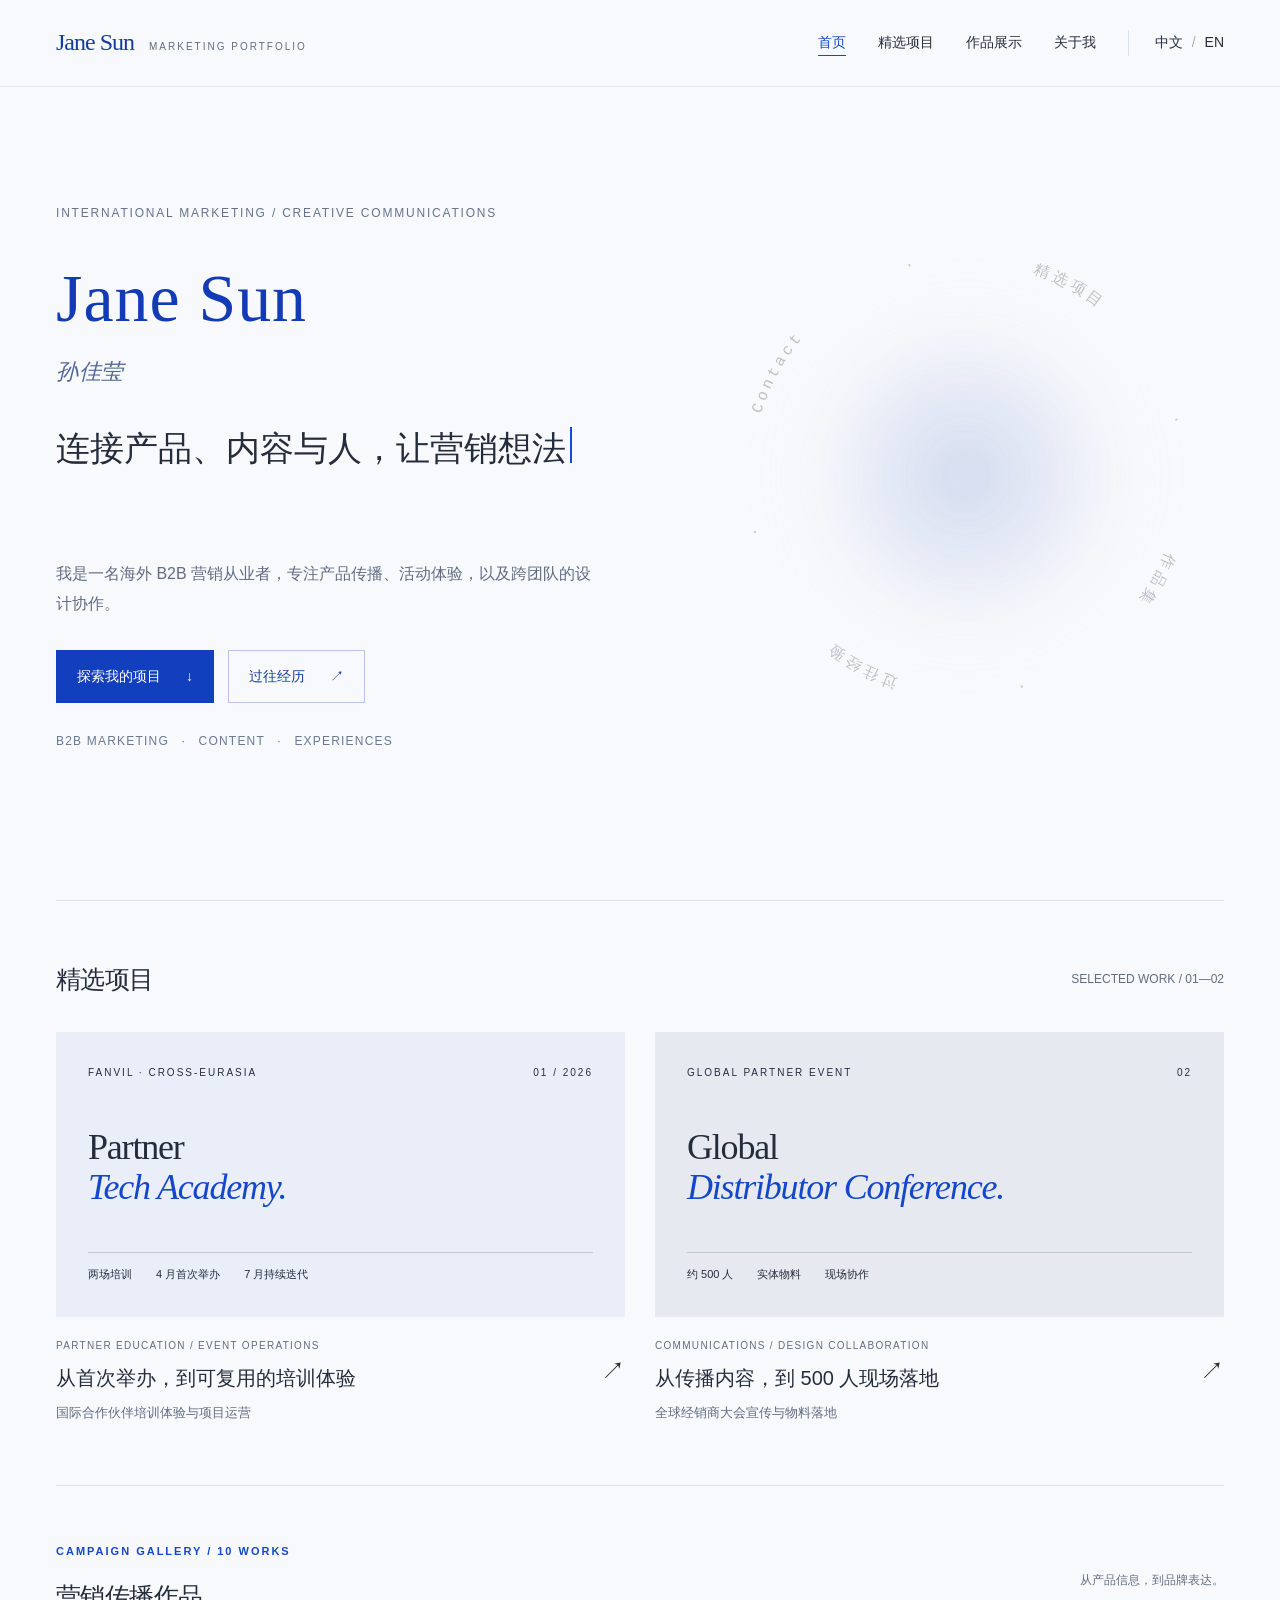
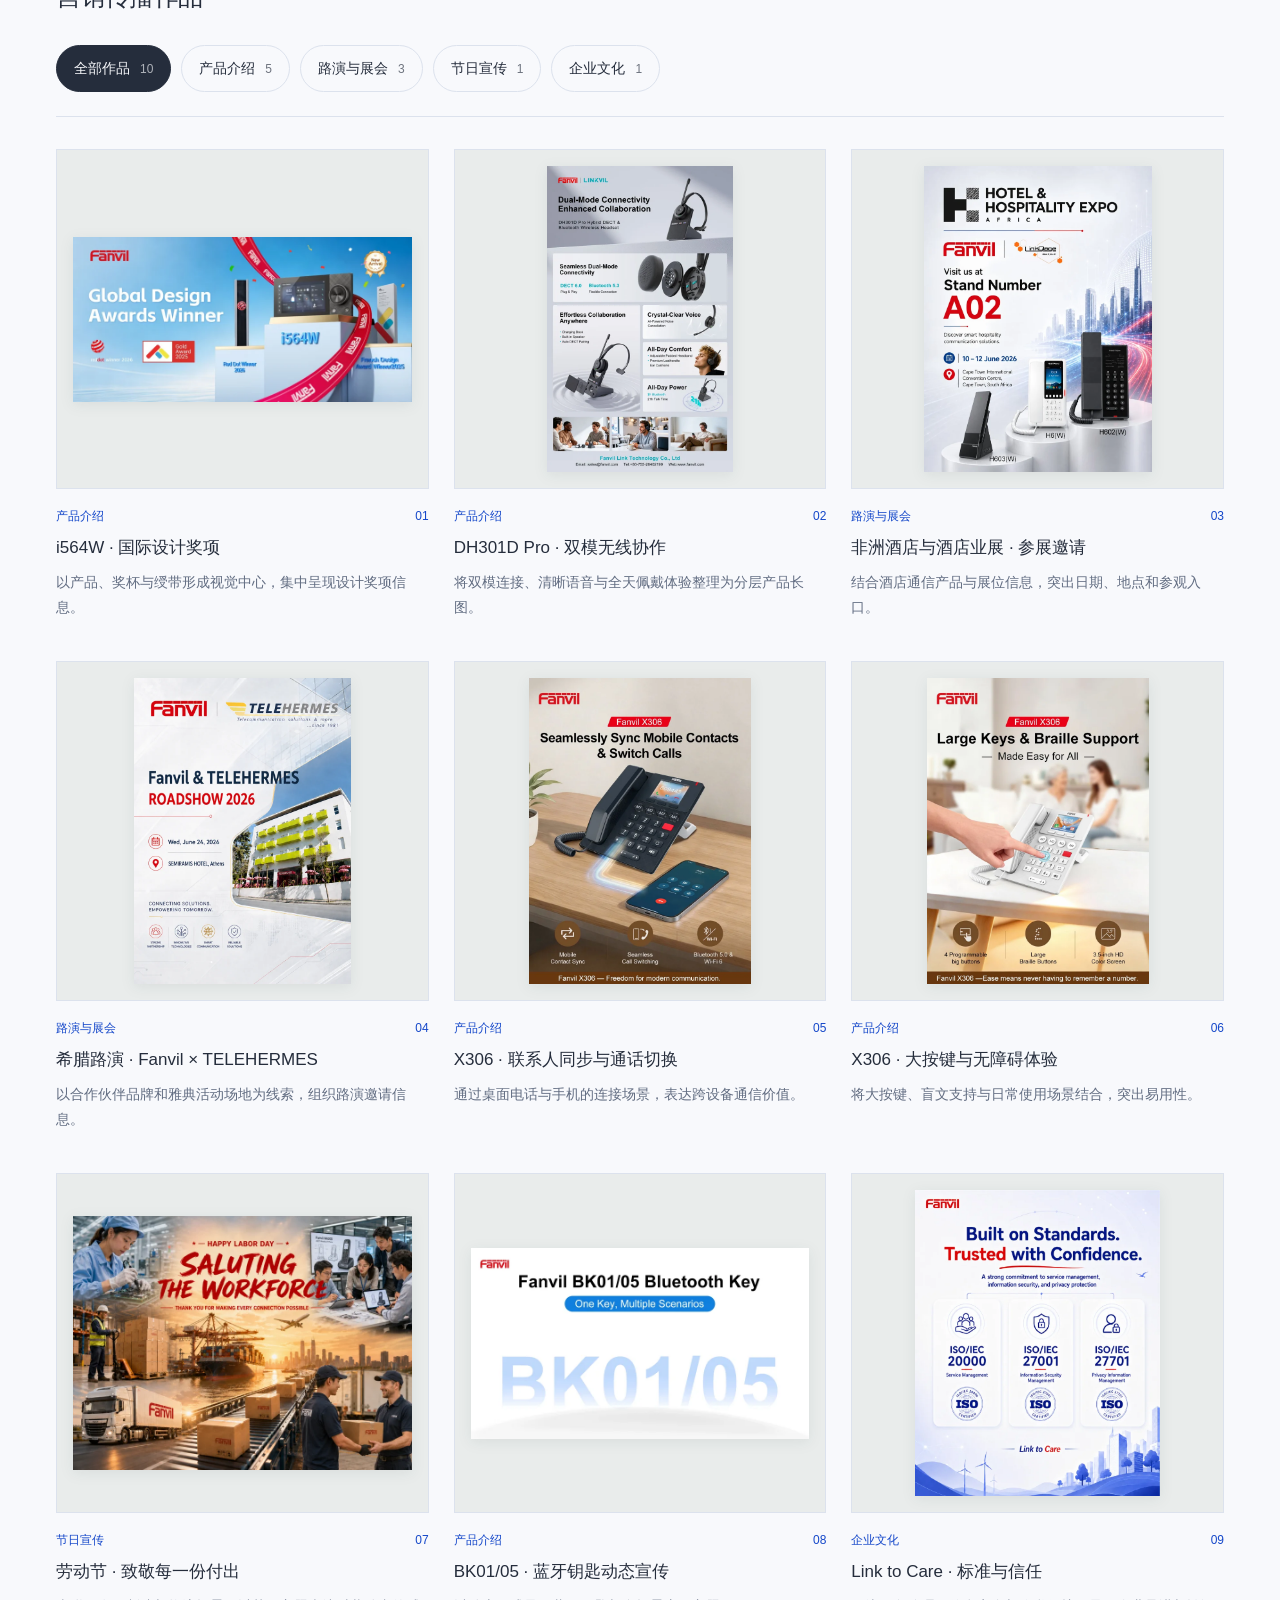
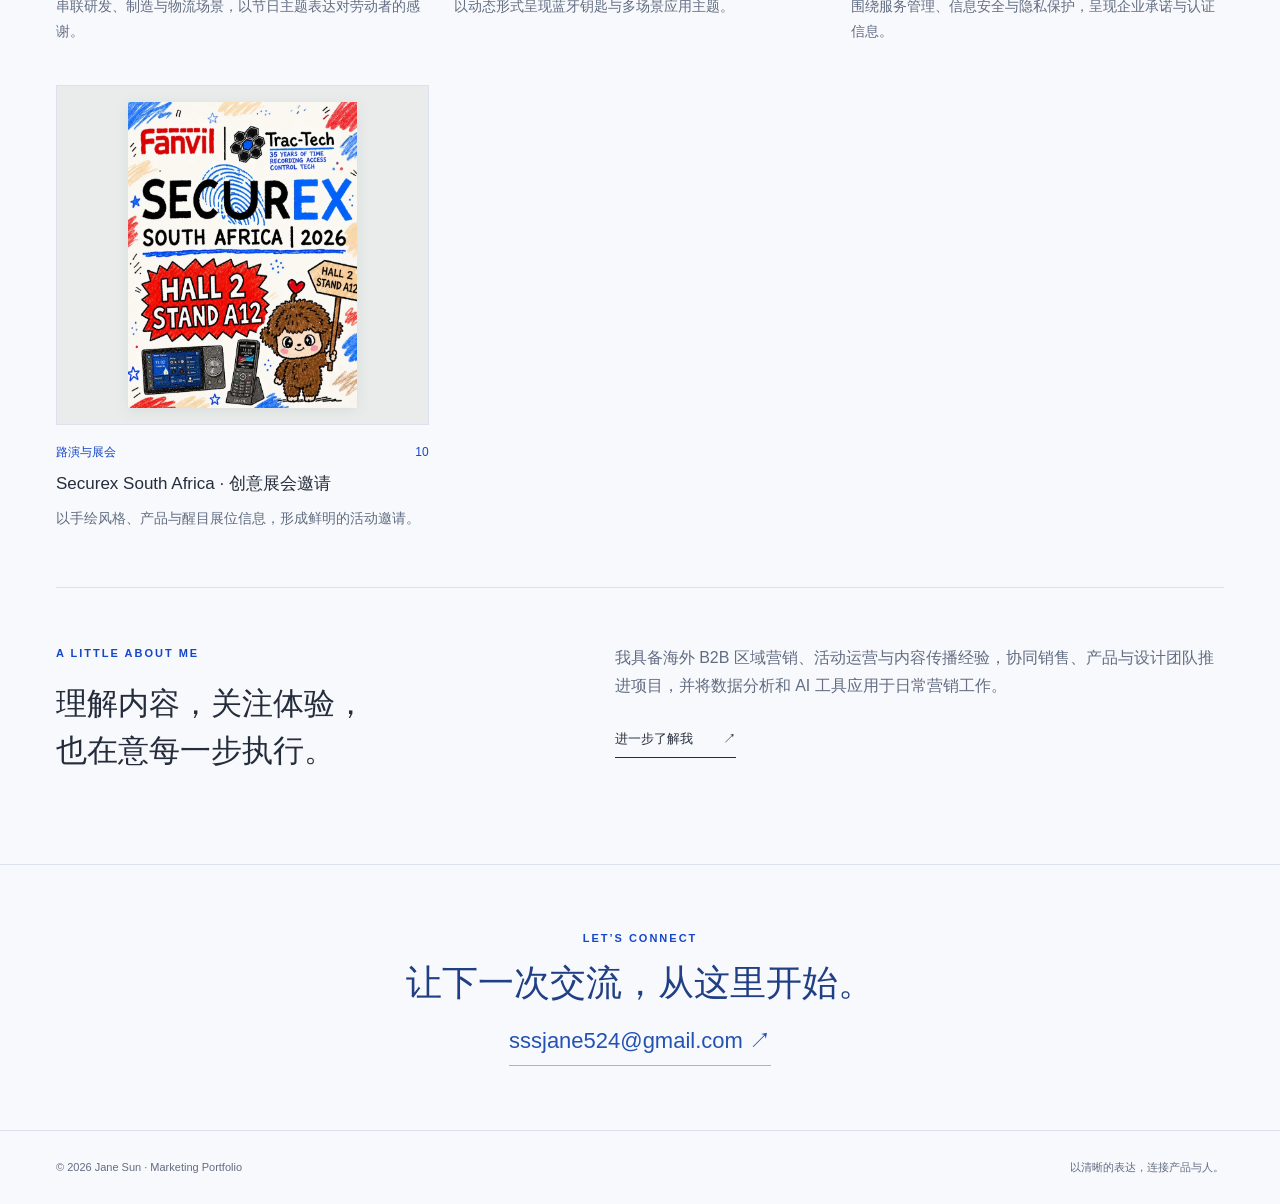
<file: zh/index.html>
<!doctype html><html lang="zh-CN"><head><meta charset="utf-8"><meta name="viewport" content="width=device-width,initial-scale=1"><title>Marketing Portfolio · 孙佳莹</title><meta name="description" content="孙佳莹的营销作品集：B2B 国际营销、活动项目与内容传播。"><link rel="alternate" hreflang="zh-CN" href="../zh/"><link rel="alternate" hreflang="en" href="../en/"><link rel="icon" href="data:image/svg+xml,%3Csvg xmlns='http://www.w3.org/2000/svg' viewBox='0 0 40 40'%3E%3Crect width='40' height='40' rx='6' fill='%23526f88'/%3E%3Ctext x='20' y='28' text-anchor='middle' font-family='Georgia' font-size='27' fill='%23f7f7f2'%3EJ%3C/text%3E%3C/svg%3E"><link rel="stylesheet" href="../assets/style.css"><link rel="stylesheet" href="../assets/gallery.css"><link rel="stylesheet" href="../assets/intro.css"><link rel="stylesheet" href="../assets/effects.css?v=20260926-light"><script src="../assets/intro.js?v=20260926-light" defer></script><script src="../assets/site.js" defer></script><script src="../assets/cursor-fluid.js?v=20260926-light" defer></script></head><body><a class="skip" href="#main">跳至正文</a><header class="header"><div class="wrap nav"><a class="brand" href="../zh/">Jane Sun<small>MARKETING PORTFOLIO</small></a><nav class="nav-links" aria-label="主导航"><a href="../zh/" aria-current="page">首页</a><a href="../zh/#projects">精选项目</a><a href="../zh/#posters">作品展示</a><a href="../zh/about/" >关于我</a><div class="language"><b>中文</b><span>/</span><a class="language-switch" href="../en/" lang="en" aria-label="Switch to English">EN</a></div></nav></div></header><main class="wrap" id="main"><section class="intro-scene intro-home" aria-label="自我介绍"><div class="intro-copy"><p class="intro-kicker">INTERNATIONAL MARKETING / CREATIVE COMMUNICATIONS</p><h1>Jane Sun<span>孙佳莹</span></h1><div class="type-intro"><span class="sr-only">连接产品、内容与人，让营销想法成为真实体验。</span><span class="typed-copy" aria-hidden="true" data-text="连接产品、内容与人，让营销想法成为真实体验。">连接产品、内容与人，让营销想法成为真实体验。</span><span class="type-caret" aria-hidden="true"></span></div><p class="intro-detail">我是一名海外 B2B 营销从业者，专注产品传播、活动体验，以及跨团队的设计协作。</p><div class="intro-cta"><a class="intro-primary" href="../zh/#projects">探索我的项目 <span aria-hidden="true">↓</span></a><a href="../zh/about/#career">过往经历 <span aria-hidden="true">↗</span></a></div><p class="intro-footnote">B2B MARKETING <span>·</span> CONTENT <span>·</span> EXPERIENCES</p></div><div class="orb-scene orbit-scene"><div class="orb-drift">
    <div class="orb-aura" aria-hidden="true"></div><div class="orb-core" aria-hidden="true"></div>
    <nav class="orbit-navigation" aria-label="探索作品集">
      <svg class="orbit-type" viewBox="0 0 600 600" xmlns="http://www.w3.org/2000/svg">
        <defs><path id="home-orbit-path" d="M300 52 A248 248 0 1 1 300 548 A248 248 0 1 1 300 52"/></defs>
        <a href="../zh/#projects" aria-label="精选项目" data-orbit-label="精选项目"><text><textPath href="#home-orbit-path" startOffset="8%" text-anchor="middle">精选项目</textPath></text></a><text class="orbit-separator" aria-hidden="true"><textPath href="#home-orbit-path" startOffset="20.5%">·</textPath></text><a href="../zh/#posters" aria-label="作品集" data-orbit-label="作品集"><text><textPath href="#home-orbit-path" startOffset="33%" text-anchor="middle">作品集</textPath></text></a><text class="orbit-separator" aria-hidden="true"><textPath href="#home-orbit-path" startOffset="45.5%">·</textPath></text><a href="../zh/about/#career" aria-label="过往经验" data-orbit-label="过往经验"><text><textPath href="#home-orbit-path" startOffset="58%" text-anchor="middle">过往经验</textPath></text></a><text class="orbit-separator" aria-hidden="true"><textPath href="#home-orbit-path" startOffset="70.5%">·</textPath></text><a href="#contact" aria-label="Contact" data-orbit-label="Contact"><text><textPath href="#home-orbit-path" startOffset="83%" text-anchor="middle">Contact</textPath></text></a><text class="orbit-separator" aria-hidden="true"><textPath href="#home-orbit-path" startOffset="95.5%">·</textPath></text>
      </svg>
    </nav><span class="orbit-selection" aria-hidden="true"></span>
  </div></div></section><section class="section" id="projects"><div class="section-heading"><h2>精选项目</h2><p>SELECTED WORK / 01—02</p></div><div class="project-grid"><a class="project" href="../zh/academy/"><div class="project-cover"><div class="cover-top"><span>FANVIL · CROSS-EURASIA</span><span>01 / 2026</span></div><div class="cover-title">Partner<br><i>Tech Academy.</i></div><div class="cover-bottom"><span>两场培训</span><span>4 月首次举办</span><span>7 月持续迭代</span></div></div><div class="project-info"><div class="type">PARTNER EDUCATION / EVENT OPERATIONS</div><span class="arrow" aria-hidden="true">↗</span><h3>从首次举办，到可复用的培训体验</h3><p>国际合作伙伴培训体验与项目运营</p></div></a><a class="project" href="../zh/conference/"><div class="project-cover"><div class="cover-top"><span>GLOBAL PARTNER EVENT</span><span>02</span></div><div class="cover-title">Global<br><i>Distributor Conference.</i></div><div class="cover-bottom"><span>约 500 人</span><span>实体物料</span><span>现场协作</span></div></div><div class="project-info"><div class="type">COMMUNICATIONS / DESIGN COLLABORATION</div><span class="arrow" aria-hidden="true">↗</span><h3>从传播内容，到 500 人现场落地</h3><p>全球经销商大会宣传与物料落地</p></div></a></div></section><section class="section poster-section" id="posters" aria-labelledby="posters-heading">
 <div class="section-heading"><div><div class="eyebrow">CAMPAIGN GALLERY / 10 WORKS</div><h2 id="posters-heading">营销传播作品</h2></div><p>从产品信息，到品牌表达。</p></div>
 <div class="poster-filters" role="group" aria-label="按作品类型筛选" hidden>
 <button type="button" data-category="all" aria-pressed="true">全部作品<span>10</span></button>
 <button type="button" data-category="product" aria-pressed="false">产品介绍<span>5</span></button><button type="button" data-category="events" aria-pressed="false">路演与展会<span>3</span></button><button type="button" data-category="holiday" aria-pressed="false">节日宣传<span>1</span></button><button type="button" data-category="culture" aria-pressed="false">企业文化<span>1</span></button></div>
 <p class="sr-only poster-status" role="status" aria-live="polite"></p>
 <div class="poster-grid">
 <article class="poster-card" data-category="product">
 <button type="button" class="zoom poster-image" aria-label="放大查看：i564W · 国际设计奖项" data-full="../assets/posters/i564w-awards-full.webp" data-title="i564W · 国际设计奖项" data-caption="以产品、奖杯与绶带形成视觉中心，集中呈现设计奖项信息。" >
 <img src="../assets/posters/i564w-awards.webp" alt="i564W · 国际设计奖项" width="2048" height="1003" loading="lazy" decoding="async">
 <span class="poster-open" aria-hidden="true">放大查看 ↗</span></button>
 <div class="poster-meta"><span>产品介绍</span><span>01</span></div>
 <h3>i564W · 国际设计奖项</h3><p>以产品、奖杯与绶带形成视觉中心，集中呈现设计奖项信息。</p></article><article class="poster-card" data-category="product">
 <button type="button" class="zoom poster-image" aria-label="放大查看：DH301D Pro · 双模无线协作" data-full="../assets/posters/dh301d-pro-full.webp" data-title="DH301D Pro · 双模无线协作" data-caption="将双模连接、清晰语音与全天佩戴体验整理为分层产品长图。" >
 <img src="../assets/posters/dh301d-pro.webp" alt="DH301D Pro · 双模无线协作" width="1280" height="2104" loading="lazy" decoding="async">
 <span class="poster-open" aria-hidden="true">放大查看 ↗</span></button>
 <div class="poster-meta"><span>产品介绍</span><span>02</span></div>
 <h3>DH301D Pro · 双模无线协作</h3><p>将双模连接、清晰语音与全天佩戴体验整理为分层产品长图。</p></article><article class="poster-card" data-category="events">
 <button type="button" class="zoom poster-image" aria-label="放大查看：非洲酒店与酒店业展 · 参展邀请" data-full="../assets/posters/hospitality-expo-full.webp" data-title="非洲酒店与酒店业展 · 参展邀请" data-caption="结合酒店通信产品与展位信息，突出日期、地点和参观入口。" >
 <img src="../assets/posters/hospitality-expo.webp" alt="非洲酒店与酒店业展 · 参展邀请" width="1280" height="1720" loading="lazy" decoding="async">
 <span class="poster-open" aria-hidden="true">放大查看 ↗</span></button>
 <div class="poster-meta"><span>路演与展会</span><span>03</span></div>
 <h3>非洲酒店与酒店业展 · 参展邀请</h3><p>结合酒店通信产品与展位信息，突出日期、地点和参观入口。</p></article><article class="poster-card" data-category="events">
 <button type="button" class="zoom poster-image" aria-label="放大查看：希腊路演 · Fanvil × TELEHERMES" data-full="../assets/posters/greece-roadshow-full.webp" data-title="希腊路演 · Fanvil × TELEHERMES" data-caption="以合作伙伴品牌和雅典活动场地为线索，组织路演邀请信息。" >
 <img src="../assets/posters/greece-roadshow.webp" alt="希腊路演 · Fanvil × TELEHERMES" width="1055" height="1491" loading="lazy" decoding="async">
 <span class="poster-open" aria-hidden="true">放大查看 ↗</span></button>
 <div class="poster-meta"><span>路演与展会</span><span>04</span></div>
 <h3>希腊路演 · Fanvil × TELEHERMES</h3><p>以合作伙伴品牌和雅典活动场地为线索，组织路演邀请信息。</p></article><article class="poster-card" data-category="product">
 <button type="button" class="zoom poster-image" aria-label="放大查看：X306 · 联系人同步与通话切换" data-full="../assets/posters/x306-connectivity-full.webp" data-title="X306 · 联系人同步与通话切换" data-caption="通过桌面电话与手机的连接场景，表达跨设备通信价值。" >
 <img src="../assets/posters/x306-connectivity.webp" alt="X306 · 联系人同步与通话切换" width="1080" height="1486" loading="lazy" decoding="async">
 <span class="poster-open" aria-hidden="true">放大查看 ↗</span></button>
 <div class="poster-meta"><span>产品介绍</span><span>05</span></div>
 <h3>X306 · 联系人同步与通话切换</h3><p>通过桌面电话与手机的连接场景，表达跨设备通信价值。</p></article><article class="poster-card" data-category="product">
 <button type="button" class="zoom poster-image" aria-label="放大查看：X306 · 大按键与无障碍体验" data-full="../assets/posters/x306-accessibility-full.webp" data-title="X306 · 大按键与无障碍体验" data-caption="将大按键、盲文支持与日常使用场景结合，突出易用性。" >
 <img src="../assets/posters/x306-accessibility.webp" alt="X306 · 大按键与无障碍体验" width="1080" height="1486" loading="lazy" decoding="async">
 <span class="poster-open" aria-hidden="true">放大查看 ↗</span></button>
 <div class="poster-meta"><span>产品介绍</span><span>06</span></div>
 <h3>X306 · 大按键与无障碍体验</h3><p>将大按键、盲文支持与日常使用场景结合，突出易用性。</p></article><article class="poster-card" data-category="holiday">
 <button type="button" class="zoom poster-image" aria-label="放大查看：劳动节 · 致敬每一份付出" data-full="../assets/posters/labor-day-full.webp" data-title="劳动节 · 致敬每一份付出" data-caption="串联研发、制造与物流场景，以节日主题表达对劳动者的感谢。" >
 <img src="../assets/posters/labor-day.webp" alt="劳动节 · 致敬每一份付出" width="1448" height="1086" loading="lazy" decoding="async">
 <span class="poster-open" aria-hidden="true">放大查看 ↗</span></button>
 <div class="poster-meta"><span>节日宣传</span><span>07</span></div>
 <h3>劳动节 · 致敬每一份付出</h3><p>串联研发、制造与物流场景，以节日主题表达对劳动者的感谢。</p></article><article class="poster-card" data-category="product">
 <button type="button" class="zoom poster-image" aria-label="放大查看：BK01/05 · 蓝牙钥匙动态宣传" data-full="../assets/posters/bk01-bk05-full.webp" data-title="BK01/05 · 蓝牙钥匙动态宣传" data-caption="以动态形式呈现蓝牙钥匙与多场景应用主题。" data-animation="../assets/posters/bk01-bk05.gif">
 <img src="../assets/posters/bk01-bk05.webp" alt="BK01/05 · 蓝牙钥匙动态宣传" width="1920" height="1080" loading="lazy" decoding="async">
 <span class="poster-open" aria-hidden="true">GIF · 查看动图</span></button>
 <div class="poster-meta"><span>产品介绍</span><span>08</span></div>
 <h3>BK01/05 · 蓝牙钥匙动态宣传</h3><p>以动态形式呈现蓝牙钥匙与多场景应用主题。</p></article><article class="poster-card" data-category="culture">
 <button type="button" class="zoom poster-image" aria-label="放大查看：Link to Care · 标准与信任" data-full="../assets/posters/standards-trust-full.webp" data-title="Link to Care · 标准与信任" data-caption="围绕服务管理、信息安全与隐私保护，呈现企业承诺与认证信息。" >
 <img src="../assets/posters/standards-trust.webp" alt="Link to Care · 标准与信任" width="1544" height="1926" loading="lazy" decoding="async">
 <span class="poster-open" aria-hidden="true">放大查看 ↗</span></button>
 <div class="poster-meta"><span>企业文化</span><span>09</span></div>
 <h3>Link to Care · 标准与信任</h3><p>围绕服务管理、信息安全与隐私保护，呈现企业承诺与认证信息。</p></article><article class="poster-card" data-category="events">
 <button type="button" class="zoom poster-image" aria-label="放大查看：Securex South Africa · 创意展会邀请" data-full="../assets/posters/securex-full.webp" data-title="Securex South Africa · 创意展会邀请" data-caption="以手绘风格、产品与醒目展位信息，形成鲜明的活动邀请。" >
 <img src="../assets/posters/securex.webp" alt="Securex South Africa · 创意展会邀请" width="800" height="1066" loading="lazy" decoding="async">
 <span class="poster-open" aria-hidden="true">放大查看 ↗</span></button>
 <div class="poster-meta"><span>路演与展会</span><span>10</span></div>
 <h3>Securex South Africa · 创意展会邀请</h3><p>以手绘风格、产品与醒目展位信息，形成鲜明的活动邀请。</p></article></div>
 </section><aside class="preview-note">素材预留 · 仅预览可见：EDM 营销</aside><section class="section about-teaser"><div><div class="eyebrow">A LITTLE ABOUT ME</div><h2>理解内容，关注体验，<br>也在意每一步执行。</h2></div><div><p>我具备海外 B2B 区域营销、活动运营与内容传播经验，协同销售、产品与设计团队推进项目，并将数据分析和 AI 工具应用于日常营销工作。</p><a class="text-link" href="../zh/about/">进一步了解我<span aria-hidden="true">↗</span></a></div></section><section class="section intro-contact contact-playground" id="contact"><div class="contact-content"><div class="eyebrow">LET’S CONNECT</div><h2>让下一次交流，从这里开始。</h2><a href="mailto:sssjane524@gmail.com">sssjane524@gmail.com <span aria-hidden="true">↗</span></a></div></section></main><footer class="footer"><div class="wrap"><span>© 2026 Jane Sun · Marketing Portfolio</span><span>以清晰的表达，连接产品与人。</span></div></footer><dialog id="lightbox" aria-labelledby="viewer-title">
 <div class="viewer-header"><div><span class="eyebrow">作品预览</span><h2 id="viewer-title"></h2></div><button type="button" class="viewer-close" aria-label="关闭图片">✕</button></div>
 <div class="viewer-stage"><img alt=""></div>
 <div class="viewer-toolbar"><div class="viewer-paging"><button type="button" class="viewer-prev" aria-label="上一张作品">←</button><span class="viewer-count" aria-live="polite"></span><button type="button" class="viewer-next" aria-label="下一张作品">→</button></div><div class="viewer-actions"><button type="button" class="viewer-detail" aria-pressed="false">查看细节</button><button type="button" class="viewer-motion" hidden>播放动图</button></div></div>
 <p class="viewer-caption"></p></dialog></body></html>
</file>
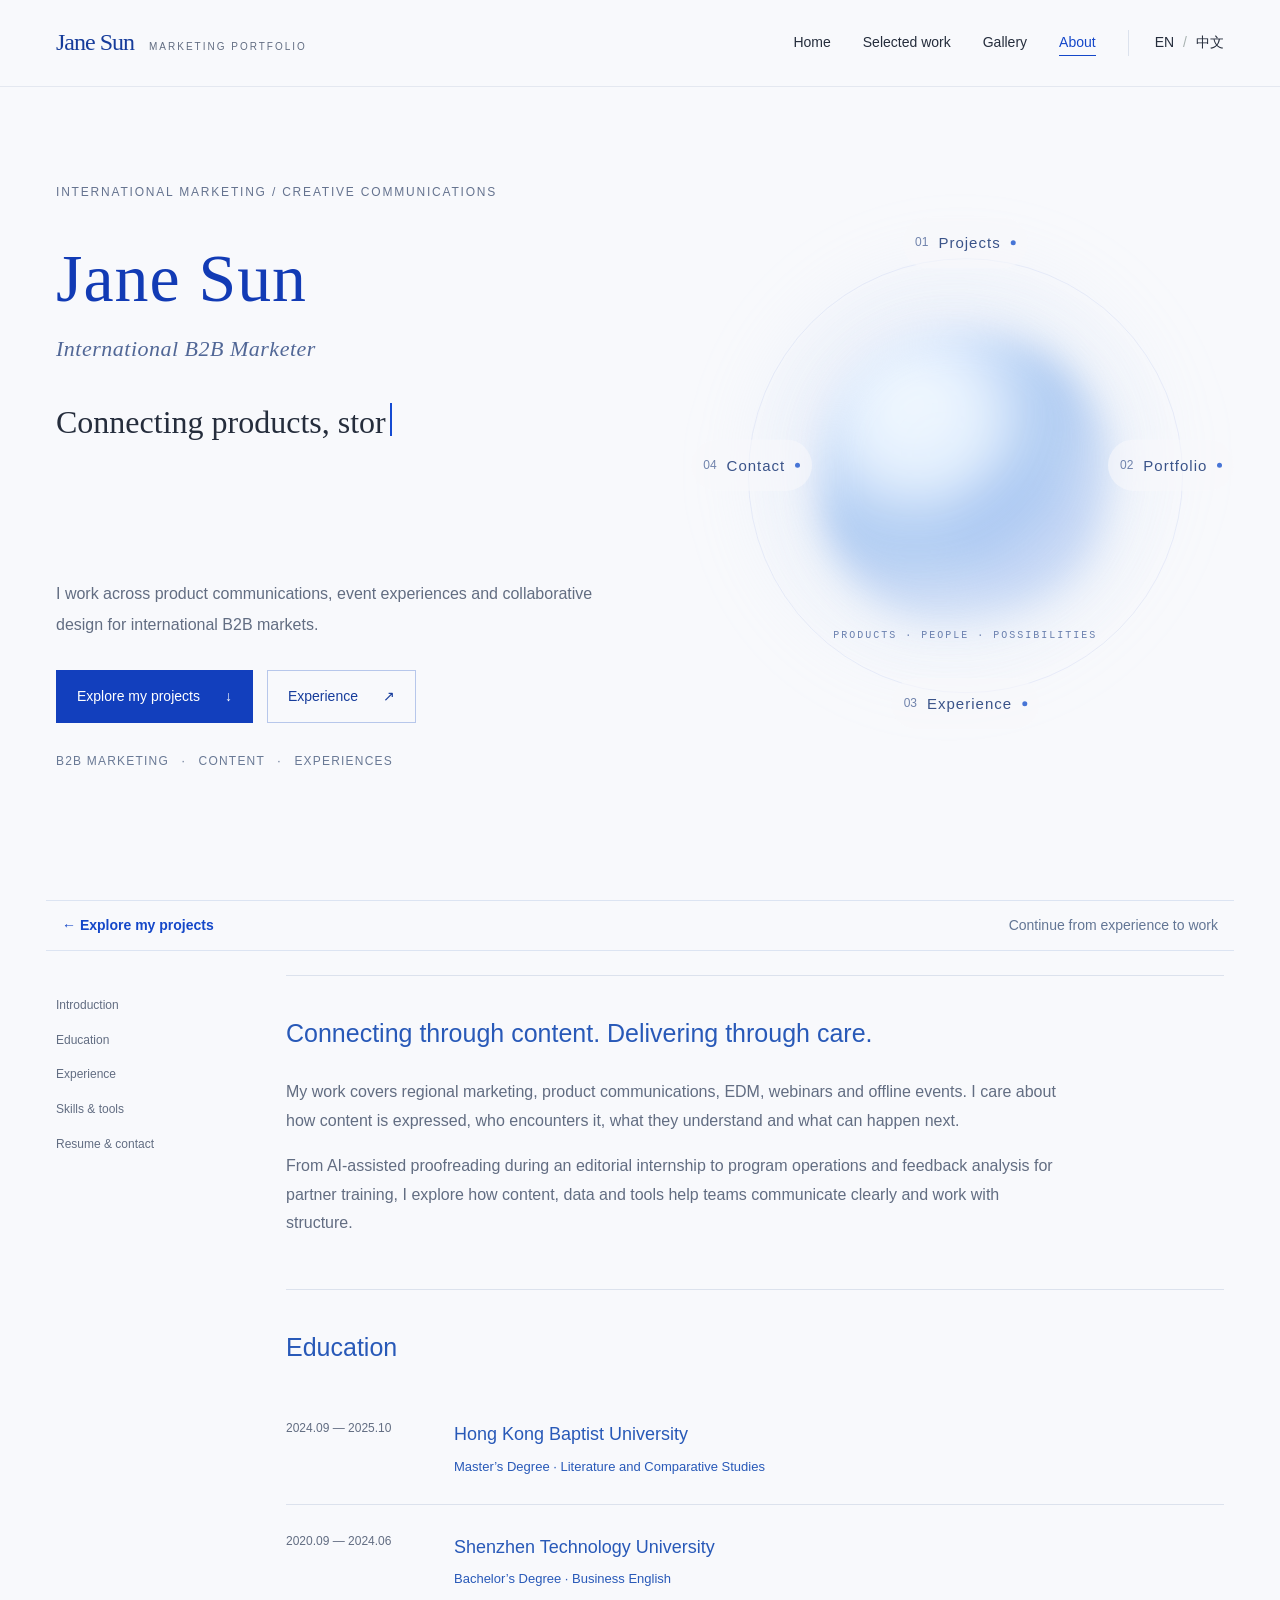
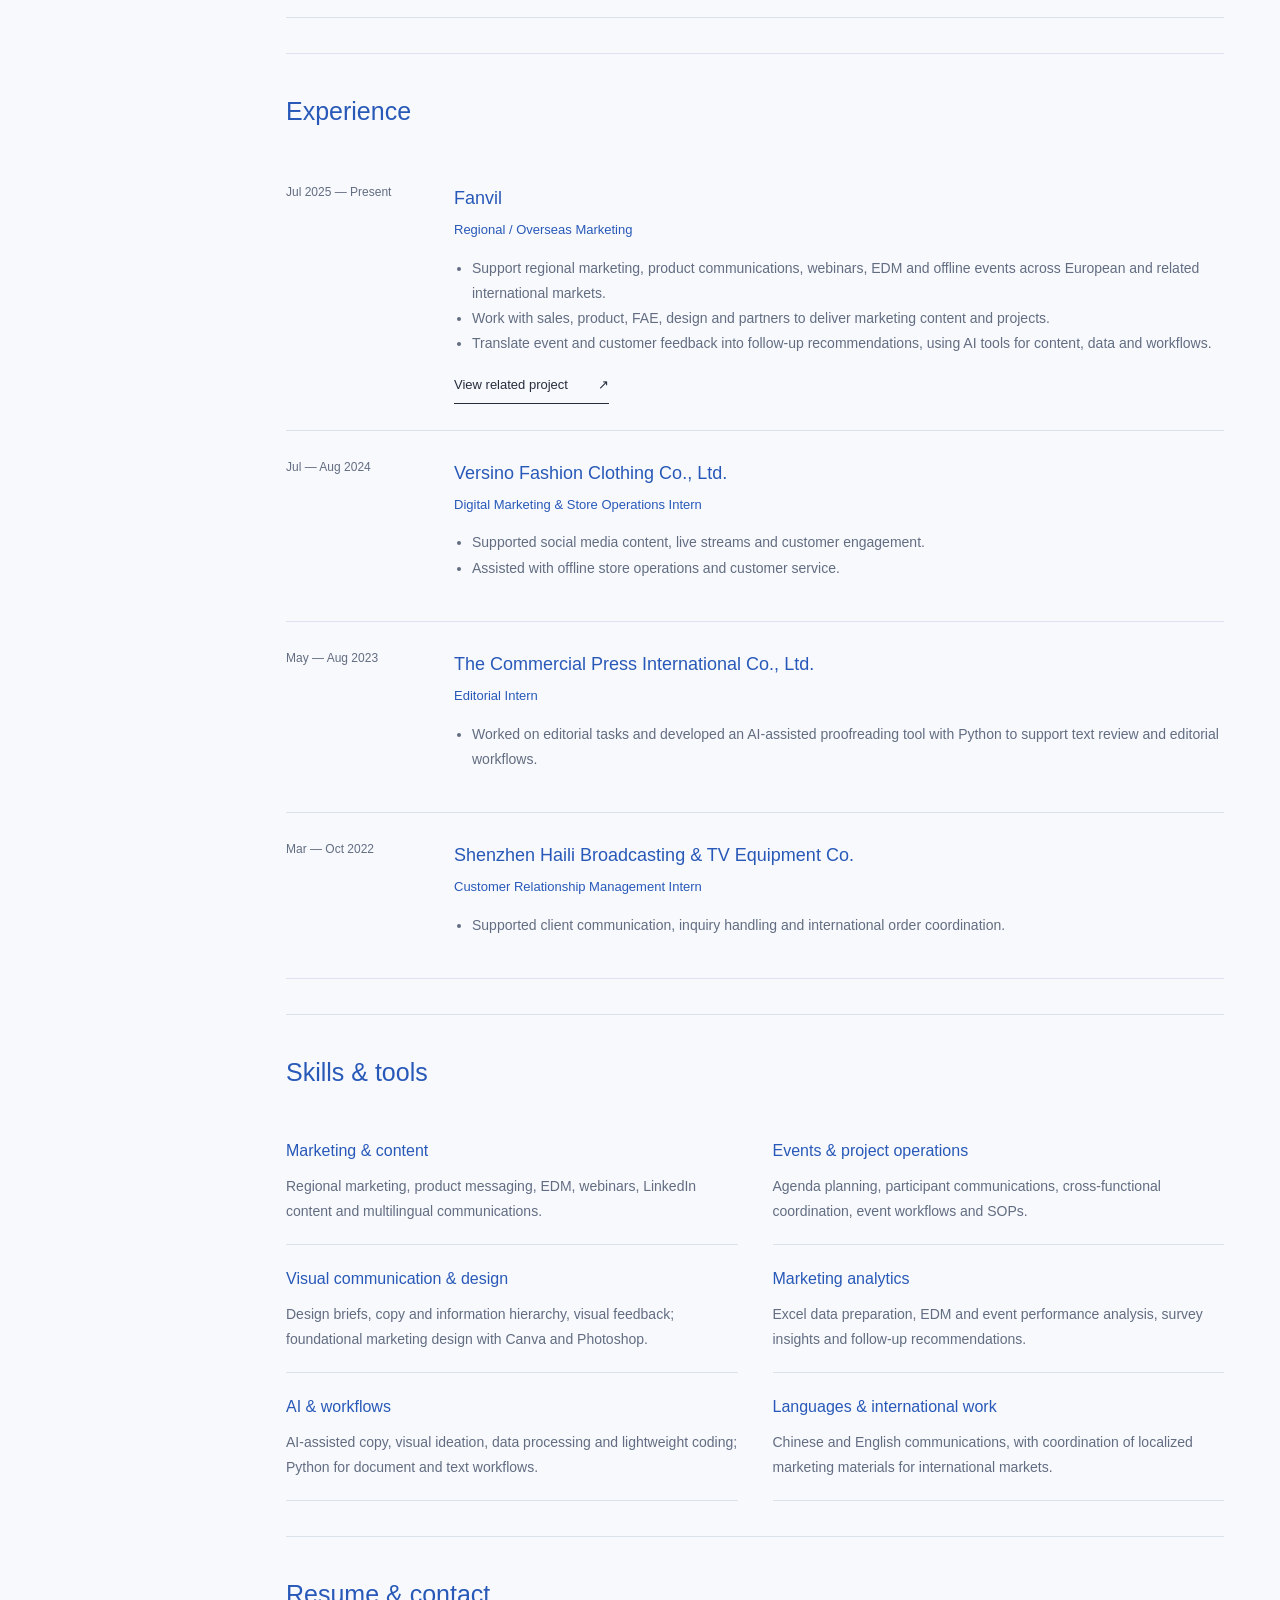
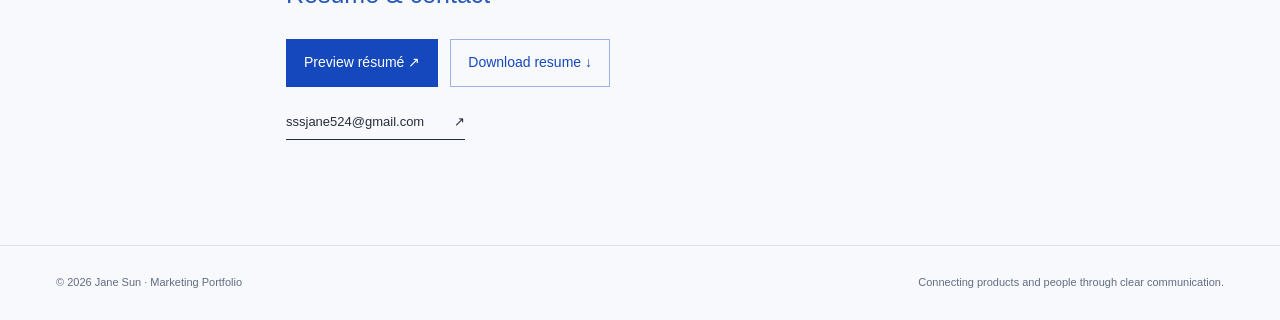
<file: en/about/index.html>
<!doctype html><html lang="en"><head><meta charset="utf-8"><meta name="viewport" content="width=device-width,initial-scale=1"><title>About · Jane Sun</title><meta name="description" content="Jane Sun’s portfolio: international B2B marketing, events and communications."><link rel="alternate" hreflang="zh-CN" href="../../zh/about/"><link rel="alternate" hreflang="en" href="../../en/about/"><link rel="icon" href="data:image/svg+xml,%3Csvg xmlns='http://www.w3.org/2000/svg' viewBox='0 0 40 40'%3E%3Crect width='40' height='40' rx='6' fill='%23526f88'/%3E%3Ctext x='20' y='28' text-anchor='middle' font-family='Georgia' font-size='27' fill='%23f7f7f2'%3EJ%3C/text%3E%3C/svg%3E"><link rel="stylesheet" href="../../assets/style.css"><link rel="stylesheet" href="../../assets/gallery.css"><link rel="stylesheet" href="../../assets/intro.css"><link rel="stylesheet" href="../../assets/effects.css?v=20260926-light"><script src="../../assets/intro.js?v=20260926-light" defer></script><script src="../../assets/site.js" defer></script><script src="../../assets/cursor-fluid.js?v=20260926-light" defer></script></head><body><a class="skip" href="#main">Skip to content</a><header class="header"><div class="wrap nav"><a class="brand" href="../../en/">Jane Sun<small>MARKETING PORTFOLIO</small></a><nav class="nav-links" aria-label="Main navigation"><a href="../../en/" >Home</a><a href="../../en/#projects">Selected work</a><a href="../../en/#posters">Gallery</a><a href="../../en/about/" aria-current="page">About</a><div class="language"><b>EN</b><span>/</span><a class="language-switch" href="../../zh/about/" lang="zh" aria-label="切换至中文">中文</a></div></nav></div></header><main class="wrap" id="main"><section class="intro-scene intro-about" aria-label="Introduction"><div class="intro-copy"><p class="intro-kicker">INTERNATIONAL MARKETING / CREATIVE COMMUNICATIONS</p><h1>Jane Sun<span>International B2B Marketer</span></h1><div class="type-intro"><span class="sr-only">Connecting products, stories and people. Turning marketing ideas into meaningful experiences.</span><span class="typed-copy" aria-hidden="true" data-text="Connecting products, stories and people. Turning marketing ideas into meaningful experiences.">Connecting products, stories and people. Turning marketing ideas into meaningful experiences.</span><span class="type-caret" aria-hidden="true"></span></div><p class="intro-detail">I work across product communications, event experiences and collaborative design for international B2B markets.</p><div class="intro-cta"><a class="intro-primary" href="../../en/#projects">Explore my projects <span aria-hidden="true">↓</span></a><a href="../../en/about/#career">Experience <span aria-hidden="true">↗</span></a></div><p class="intro-footnote">B2B MARKETING <span>·</span> CONTENT <span>·</span> EXPERIENCES</p></div><div class="orb-scene"><div class="orb-drift"><div class="orb-aura" aria-hidden="true"></div><div class="orb-core" aria-hidden="true"><i></i><b></b></div><div class="orb-path" aria-hidden="true"></div><nav class="orb-nav" aria-label="Explore the portfolio"><a class="orb-link orb-north" href="../../en/#projects"><span class="orb-index">01</span>Projects<span class="orb-dot" aria-hidden="true"></span></a><a class="orb-link orb-east" href="../../en/#posters"><span class="orb-index">02</span>Portfolio<span class="orb-dot" aria-hidden="true"></span></a><a class="orb-link orb-south" href="../../en/about/#career"><span class="orb-index">03</span>Experience<span class="orb-dot" aria-hidden="true"></span></a><a class="orb-link orb-west" href="#contact"><span class="orb-index">04</span>Contact<span class="orb-dot" aria-hidden="true"></span></a></nav><span class="orb-signature" aria-hidden="true">PRODUCTS · PEOPLE · POSSIBILITIES</span></div></div></section><div class="experience-return"><a href="../../en/#projects">← Explore my projects</a><span>Continue from experience to work</span></div><div class="case-layout"><nav class="toc" aria-label="Page sections"><a href="#intro">Introduction</a><a href="#education">Education</a><a href="#career">Experience</a><a href="#skills">Skills & tools</a><a href="#contact">Resume & contact</a></nav><div><section class="case-section" id="intro"><h2>Connecting through content. Delivering through care.</h2><p>My work covers regional marketing, product communications, EDM, webinars and offline events. I care about how content is expressed, who encounters it, what they understand and what can happen next.</p><p>From AI-assisted proofreading during an editorial internship to program operations and feedback analysis for partner training, I explore how content, data and tools help teams communicate clearly and work with structure.</p><aside class="preview-note">Asset slot · preview only：Portrait</aside></section><section class="case-section" id="education"><h2>Education</h2><div class="timeline-item"><time>2024.09 — 2025.10</time><div><h3>Hong Kong Baptist University</h3><div class="role">Master’s Degree · Literature and Comparative Studies</div></div></div><div class="timeline-item"><time>2020.09 — 2024.06</time><div><h3>Shenzhen Technology University</h3><div class="role">Bachelor’s Degree · Business English</div></div></div></section><section class="case-section" id="career"><h2>Experience</h2><article class="timeline-item"><time>Jul 2025 — Present</time><div><h3>Fanvil</h3><div class="role">Regional / Overseas Marketing</div><ul><li>Support regional marketing, product communications, webinars, EDM and offline events across European and related international markets.</li><li>Work with sales, product, FAE, design and partners to deliver marketing content and projects.</li><li>Translate event and customer feedback into follow-up recommendations, using AI tools for content, data and workflows.</li></ul><a class="text-link" href="../../en/academy/">View related project<span aria-hidden="true">↗</span></a></div></article><article class="timeline-item"><time>Jul — Aug 2024</time><div><h3>Versino Fashion Clothing Co., Ltd.</h3><div class="role">Digital Marketing & Store Operations Intern</div><ul><li>Supported social media content, live streams and customer engagement.</li><li>Assisted with offline store operations and customer service.</li></ul></div></article><article class="timeline-item"><time>May — Aug 2023</time><div><h3>The Commercial Press International Co., Ltd.</h3><div class="role">Editorial Intern</div><ul><li>Worked on editorial tasks and developed an AI-assisted proofreading tool with Python to support text review and editorial workflows.</li></ul></div></article><article class="timeline-item"><time>Mar — Oct 2022</time><div><h3>Shenzhen Haili Broadcasting & TV Equipment Co.</h3><div class="role">Customer Relationship Management Intern</div><ul><li>Supported client communication, inquiry handling and international order coordination.</li></ul></div></article></section><section class="case-section" id="skills"><h2>Skills & tools</h2><div class="skill-grid"><div class="skill"><h3>Marketing & content</h3><p>Regional marketing, product messaging, EDM, webinars, LinkedIn content and multilingual communications.</p></div><div class="skill"><h3>Events & project operations</h3><p>Agenda planning, participant communications, cross-functional coordination, event workflows and SOPs.</p></div><div class="skill"><h3>Visual communication & design</h3><p>Design briefs, copy and information hierarchy, visual feedback; foundational marketing design with Canva and Photoshop.</p></div><div class="skill"><h3>Marketing analytics</h3><p>Excel data preparation, EDM and event performance analysis, survey insights and follow-up recommendations.</p></div><div class="skill"><h3>AI & workflows</h3><p>AI-assisted copy, visual ideation, data processing and lightweight coding; Python for document and text workflows.</p></div><div class="skill"><h3>Languages & international work</h3><p>Chinese and English communications, with coordination of localized marketing materials for international markets.</p></div></div></section><section class="case-section" id="contact"><h2>Resume & contact</h2><div class="resume-actions"><a href="../../assets/resume-sun-jiaying-202609.pdf" target="_blank" rel="noopener">Preview résumé ↗</a><a href="../../assets/resume-sun-jiaying-202609.pdf" download="Jane-Sun-Resume-202609.pdf">Download resume ↓</a></div> <a class="text-link" href="mailto:sssjane524@gmail.com">sssjane524@gmail.com<span aria-hidden="true">↗</span></a> </section></div></div></main><footer class="footer"><div class="wrap"><span>© 2026 Jane Sun · Marketing Portfolio</span><span>Connecting products and people through clear communication.</span></div></footer><dialog id="lightbox" aria-labelledby="viewer-title">
 <div class="viewer-header"><div><span class="eyebrow">WORK PREVIEW</span><h2 id="viewer-title"></h2></div><button type="button" class="viewer-close" aria-label="Close image">✕</button></div>
 <div class="viewer-stage"><img alt=""></div>
 <div class="viewer-toolbar"><div class="viewer-paging"><button type="button" class="viewer-prev" aria-label="Previous work">←</button><span class="viewer-count" aria-live="polite"></span><button type="button" class="viewer-next" aria-label="Next work">→</button></div><div class="viewer-actions"><button type="button" class="viewer-detail" aria-pressed="false">View details</button><button type="button" class="viewer-motion" hidden>Play animation</button></div></div>
 <p class="viewer-caption"></p></dialog></body></html>
</file>
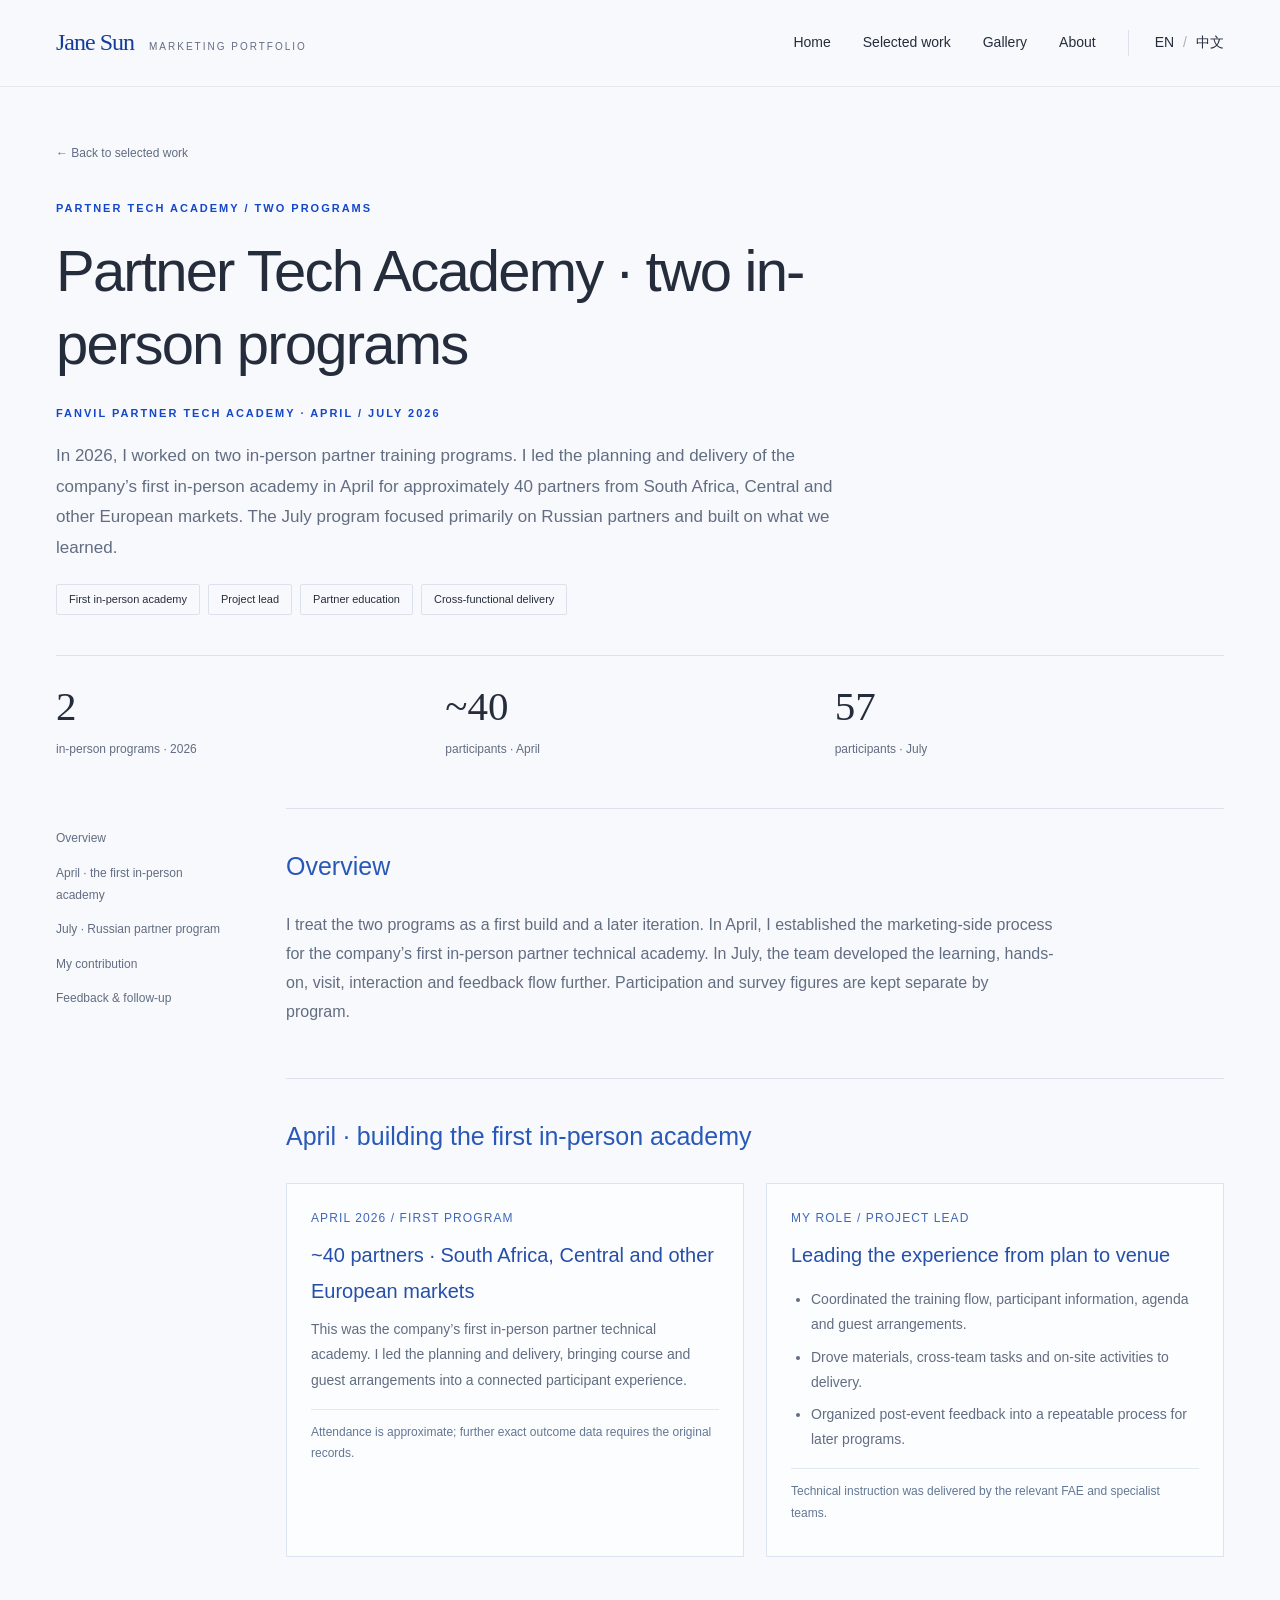
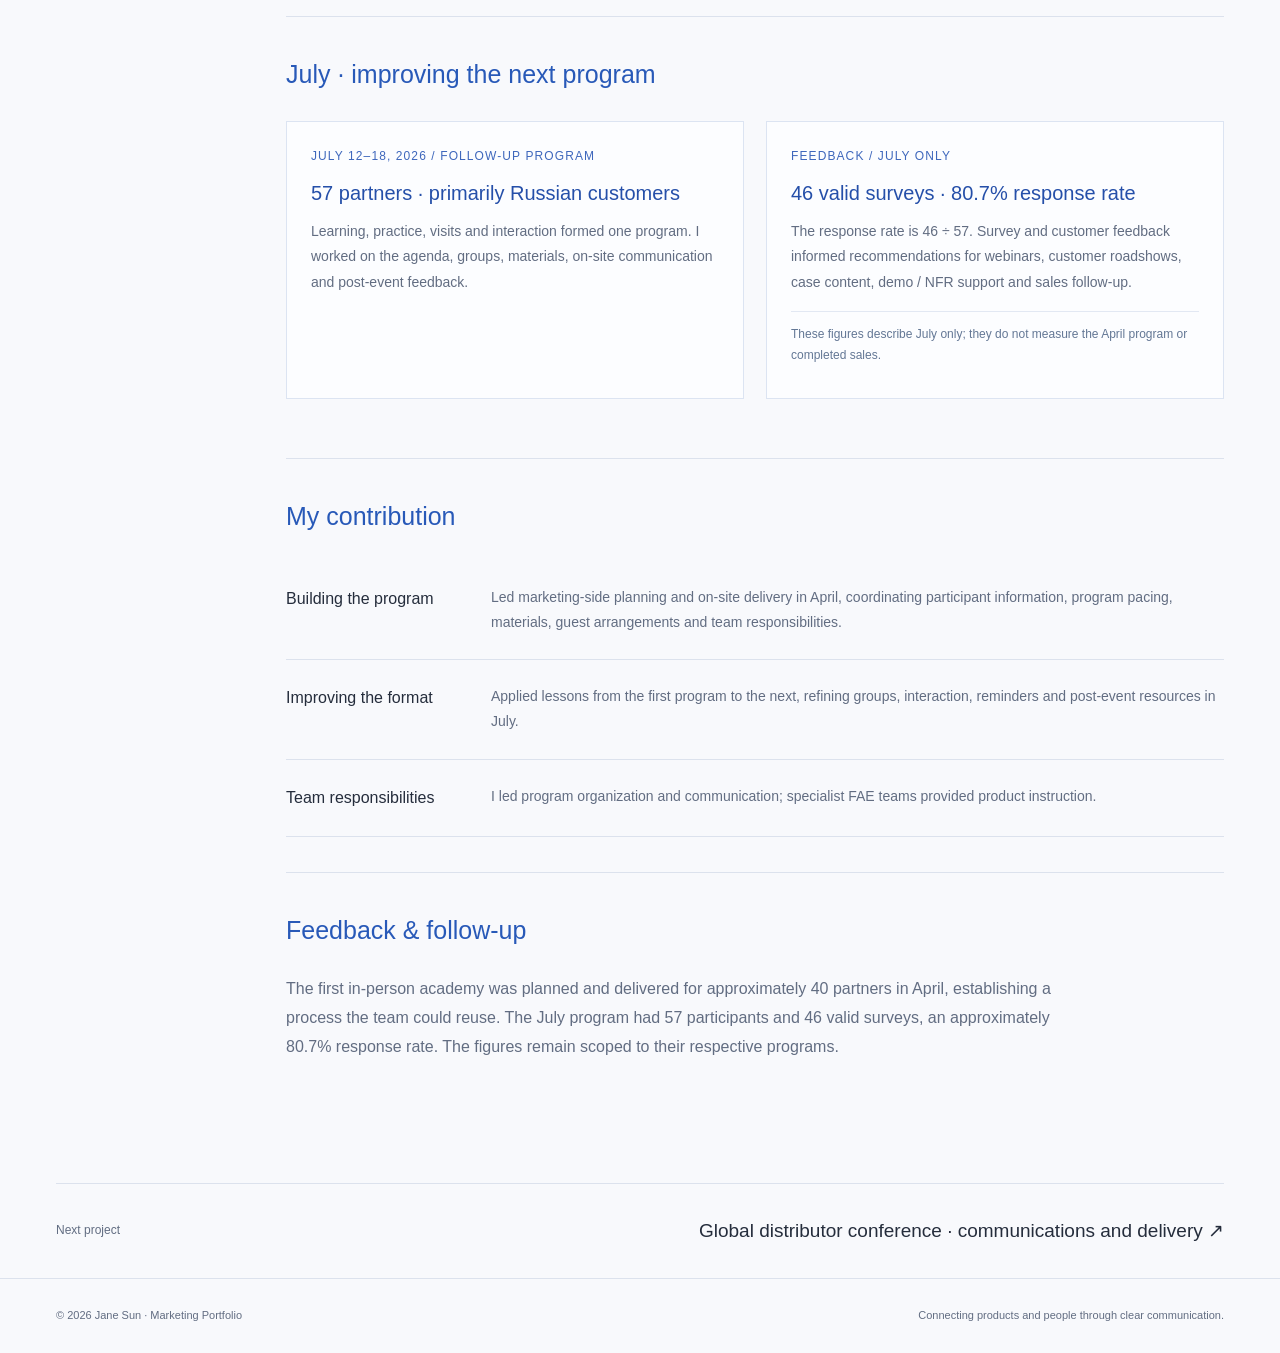
<file: en/academy/index.html>
<!doctype html><html lang="en"><head><meta charset="utf-8"><meta name="viewport" content="width=device-width,initial-scale=1"><title>Partner Tech Academy · two in-person programs · Jane Sun</title><meta name="description" content="Jane Sun’s portfolio: international B2B marketing, events and communications."><link rel="alternate" hreflang="zh-CN" href="../../zh/academy/"><link rel="alternate" hreflang="en" href="../../en/academy/"><link rel="icon" href="data:image/svg+xml,%3Csvg xmlns='http://www.w3.org/2000/svg' viewBox='0 0 40 40'%3E%3Crect width='40' height='40' rx='6' fill='%23526f88'/%3E%3Ctext x='20' y='28' text-anchor='middle' font-family='Georgia' font-size='27' fill='%23f7f7f2'%3EJ%3C/text%3E%3C/svg%3E"><link rel="stylesheet" href="../../assets/style.css"><link rel="stylesheet" href="../../assets/gallery.css"><link rel="stylesheet" href="../../assets/intro.css"><link rel="stylesheet" href="../../assets/effects.css?v=20260926-light"><script src="../../assets/intro.js?v=20260926-light" defer></script><script src="../../assets/site.js" defer></script><script src="../../assets/cursor-fluid.js?v=20260926-light" defer></script></head><body><a class="skip" href="#main">Skip to content</a><header class="header"><div class="wrap nav"><a class="brand" href="../../en/">Jane Sun<small>MARKETING PORTFOLIO</small></a><nav class="nav-links" aria-label="Main navigation"><a href="../../en/" >Home</a><a href="../../en/#projects">Selected work</a><a href="../../en/#posters">Gallery</a><a href="../../en/about/" >About</a><div class="language"><b>EN</b><span>/</span><a class="language-switch" href="../../zh/academy/" lang="zh" aria-label="切换至中文">中文</a></div></nav></div></header><main class="wrap" id="main"><section class="page-hero"><div class="breadcrumb"><a href="../../en/#projects">← Back to selected work</a></div><div class="eyebrow">PARTNER TECH ACADEMY / TWO PROGRAMS</div><h1>Partner Tech Academy · two in-person programs</h1><p class="eyebrow">Fanvil Partner Tech Academy · April / July 2026</p><p class="lead">In 2026, I worked on two in-person partner training programs. I led the planning and delivery of the company’s first in-person academy in April for approximately 40 partners from South Africa, Central and other European markets. The July program focused primarily on Russian partners and built on what we learned.</p><div class="chips"><span class="chip">First in-person academy</span><span class="chip">Project lead</span><span class="chip">Partner education</span><span class="chip">Cross-functional delivery</span></div><div class="stats"><div class="stat"><strong>2</strong><span>in-person programs · 2026</span></div><div class="stat"><strong>~40</strong><span>participants · April</span></div><div class="stat"><strong>57</strong><span>participants · July</span></div></div></section><div class="case-layout"><nav class="toc" aria-label="Project sections"><a href="#overview">Overview</a><a href="#april">April · the first in-person academy</a><a href="#july">July · Russian partner program</a><a href="#role">My contribution</a><a href="#results">Feedback & follow-up</a></nav><div><section class="case-section" id="overview"><h2>Overview</h2><p>I treat the two programs as a first build and a later iteration. In April, I established the marketing-side process for the company’s first in-person partner technical academy. In July, the team developed the learning, hands-on, visit, interaction and feedback flow further. Participation and survey figures are kept separate by program.</p></section><section class="case-section" id="april"><h2>April · building the first in-person academy</h2><div class="cohort-grid"><article class="cohort-card"><span class="cohort-label">APRIL 2026 / FIRST PROGRAM</span><h3>~40 partners · South Africa, Central and other European markets</h3><p>This was the company’s first in-person partner technical academy. I led the planning and delivery, bringing course and guest arrangements into a connected participant experience.</p><p class="cohort-evidence">Attendance is approximate; further exact outcome data requires the original records.</p></article><article class="cohort-card"><span class="cohort-label">MY ROLE / PROJECT LEAD</span><h3>Leading the experience from plan to venue</h3><ul><li>Coordinated the training flow, participant information, agenda and guest arrangements.</li><li>Drove materials, cross-team tasks and on-site activities to delivery.</li><li>Organized post-event feedback into a repeatable process for later programs.</li></ul><p class="cohort-evidence">Technical instruction was delivered by the relevant FAE and specialist teams.</p></article></div></section><section class="case-section" id="july"><h2>July · improving the next program</h2><div class="cohort-grid"><article class="cohort-card"><span class="cohort-label">JULY 12–18, 2026 / FOLLOW-UP PROGRAM</span><h3>57 partners · primarily Russian customers</h3><p>Learning, practice, visits and interaction formed one program. I worked on the agenda, groups, materials, on-site communication and post-event feedback.</p></article><article class="cohort-card"><span class="cohort-label">FEEDBACK / JULY ONLY</span><h3>46 valid surveys · 80.7% response rate</h3><p>The response rate is 46 ÷ 57. Survey and customer feedback informed recommendations for webinars, customer roadshows, case content, demo / NFR support and sales follow-up.</p><p class="cohort-evidence">These figures describe July only; they do not measure the April program or completed sales.</p></article></div></section><section class="case-section" id="role"><h2>My contribution</h2><div class="rows"><div class="row"><h3>Building the program</h3><p>Led marketing-side planning and on-site delivery in April, coordinating participant information, program pacing, materials, guest arrangements and team responsibilities.</p></div><div class="row"><h3>Improving the format</h3><p>Applied lessons from the first program to the next, refining groups, interaction, reminders and post-event resources in July.</p></div><div class="row"><h3>Team responsibilities</h3><p>I led program organization and communication; specialist FAE teams provided product instruction.</p></div></div></section><section class="case-section" id="results"><h2>Feedback & follow-up</h2><p>The first in-person academy was planned and delivered for approximately 40 partners in April, establishing a process the team could reuse. The July program had 57 participants and 46 valid surveys, an approximately 80.7% response rate. The figures remain scoped to their respective programs.</p></section></div></div><a class="next-project" href="../../en/conference/"><span>Next project</span><strong>Global distributor conference · communications and delivery ↗</strong></a></main><footer class="footer"><div class="wrap"><span>© 2026 Jane Sun · Marketing Portfolio</span><span>Connecting products and people through clear communication.</span></div></footer><dialog id="lightbox" aria-labelledby="viewer-title">
 <div class="viewer-header"><div><span class="eyebrow">WORK PREVIEW</span><h2 id="viewer-title"></h2></div><button type="button" class="viewer-close" aria-label="Close image">✕</button></div>
 <div class="viewer-stage"><img alt=""></div>
 <div class="viewer-toolbar"><div class="viewer-paging"><button type="button" class="viewer-prev" aria-label="Previous work">←</button><span class="viewer-count" aria-live="polite"></span><button type="button" class="viewer-next" aria-label="Next work">→</button></div><div class="viewer-actions"><button type="button" class="viewer-detail" aria-pressed="false">View details</button><button type="button" class="viewer-motion" hidden>Play animation</button></div></div>
 <p class="viewer-caption"></p></dialog></body></html>
</file>
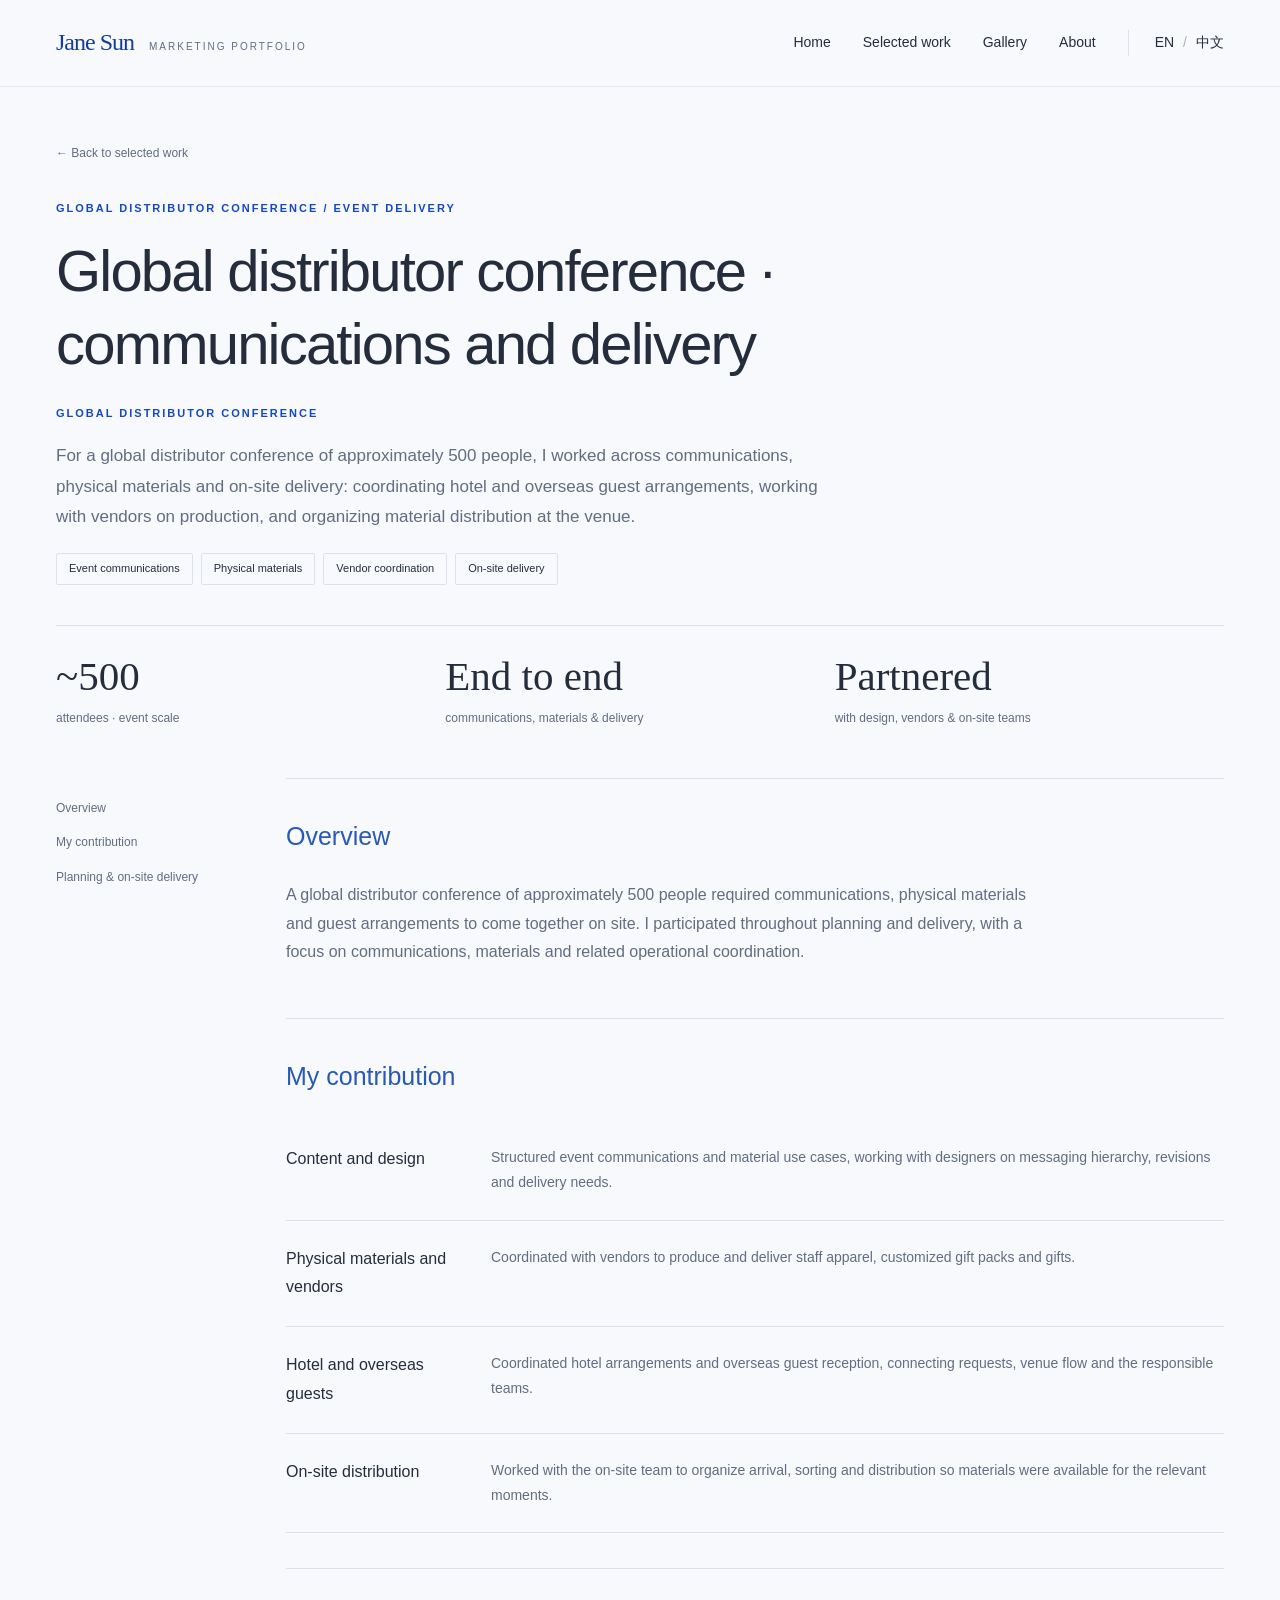
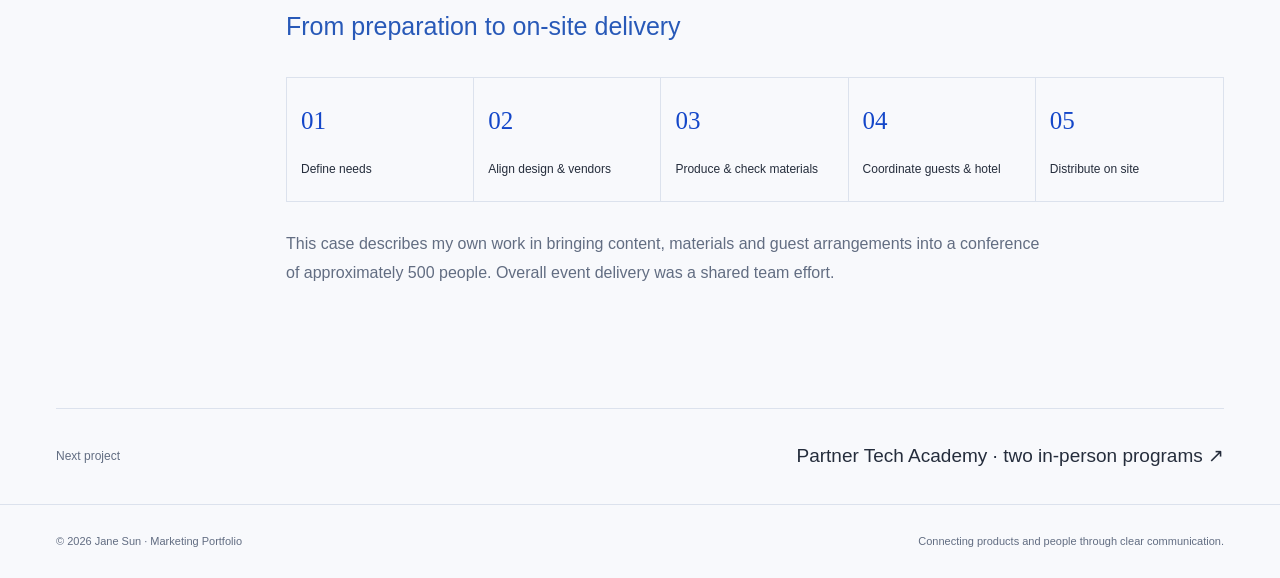
<file: en/conference/index.html>
<!doctype html><html lang="en"><head><meta charset="utf-8"><meta name="viewport" content="width=device-width,initial-scale=1"><title>Global distributor conference · communications and delivery · Jane Sun</title><meta name="description" content="Jane Sun’s portfolio: international B2B marketing, events and communications."><link rel="alternate" hreflang="zh-CN" href="../../zh/conference/"><link rel="alternate" hreflang="en" href="../../en/conference/"><link rel="icon" href="data:image/svg+xml,%3Csvg xmlns='http://www.w3.org/2000/svg' viewBox='0 0 40 40'%3E%3Crect width='40' height='40' rx='6' fill='%23526f88'/%3E%3Ctext x='20' y='28' text-anchor='middle' font-family='Georgia' font-size='27' fill='%23f7f7f2'%3EJ%3C/text%3E%3C/svg%3E"><link rel="stylesheet" href="../../assets/style.css"><link rel="stylesheet" href="../../assets/gallery.css"><link rel="stylesheet" href="../../assets/intro.css"><link rel="stylesheet" href="../../assets/effects.css?v=20260926-light"><script src="../../assets/intro.js?v=20260926-light" defer></script><script src="../../assets/site.js" defer></script><script src="../../assets/cursor-fluid.js?v=20260926-light" defer></script></head><body><a class="skip" href="#main">Skip to content</a><header class="header"><div class="wrap nav"><a class="brand" href="../../en/">Jane Sun<small>MARKETING PORTFOLIO</small></a><nav class="nav-links" aria-label="Main navigation"><a href="../../en/" >Home</a><a href="../../en/#projects">Selected work</a><a href="../../en/#posters">Gallery</a><a href="../../en/about/" >About</a><div class="language"><b>EN</b><span>/</span><a class="language-switch" href="../../zh/conference/" lang="zh" aria-label="切换至中文">中文</a></div></nav></div></header><main class="wrap" id="main"><section class="page-hero"><div class="breadcrumb"><a href="../../en/#projects">← Back to selected work</a></div><div class="eyebrow">GLOBAL DISTRIBUTOR CONFERENCE / EVENT DELIVERY</div><h1>Global distributor conference · communications and delivery</h1><p class="eyebrow">Global Distributor Conference</p><p class="lead">For a global distributor conference of approximately 500 people, I worked across communications, physical materials and on-site delivery: coordinating hotel and overseas guest arrangements, working with vendors on production, and organizing material distribution at the venue.</p><div class="chips"><span class="chip">Event communications</span><span class="chip">Physical materials</span><span class="chip">Vendor coordination</span><span class="chip">On-site delivery</span></div><div class="stats"><div class="stat"><strong>~500</strong><span>attendees · event scale</span></div><div class="stat"><strong>End to end</strong><span>communications, materials & delivery</span></div><div class="stat"><strong>Partnered</strong><span>with design, vendors & on-site teams</span></div></div></section><div class="case-layout"><nav class="toc" aria-label="Project sections"><a href="#overview">Overview</a><a href="#role">My contribution</a><a href="#execution">Planning & on-site delivery</a></nav><div><section class="case-section" id="overview"><h2>Overview</h2><p>A global distributor conference of approximately 500 people required communications, physical materials and guest arrangements to come together on site. I participated throughout planning and delivery, with a focus on communications, materials and related operational coordination.</p></section><section class="case-section" id="role"><h2>My contribution</h2><div class="rows"><div class="row"><h3>Content and design</h3><p>Structured event communications and material use cases, working with designers on messaging hierarchy, revisions and delivery needs.</p></div><div class="row"><h3>Physical materials and vendors</h3><p>Coordinated with vendors to produce and deliver staff apparel, customized gift packs and gifts.</p></div><div class="row"><h3>Hotel and overseas guests</h3><p>Coordinated hotel arrangements and overseas guest reception, connecting requests, venue flow and the responsible teams.</p></div><div class="row"><h3>On-site distribution</h3><p>Worked with the on-site team to organize arrival, sorting and distribution so materials were available for the relevant moments.</p></div></div></section><section class="case-section" id="execution"><h2>From preparation to on-site delivery</h2><div class="flow"><div>Define needs</div><div>Align design & vendors</div><div>Produce & check materials</div><div>Coordinate guests & hotel</div><div>Distribute on site</div></div><p>This case describes my own work in bringing content, materials and guest arrangements into a conference of approximately 500 people. Overall event delivery was a shared team effort.</p></section></div></div><a class="next-project" href="../../en/academy/"><span>Next project</span><strong>Partner Tech Academy · two in-person programs ↗</strong></a></main><footer class="footer"><div class="wrap"><span>© 2026 Jane Sun · Marketing Portfolio</span><span>Connecting products and people through clear communication.</span></div></footer><dialog id="lightbox" aria-labelledby="viewer-title">
 <div class="viewer-header"><div><span class="eyebrow">WORK PREVIEW</span><h2 id="viewer-title"></h2></div><button type="button" class="viewer-close" aria-label="Close image">✕</button></div>
 <div class="viewer-stage"><img alt=""></div>
 <div class="viewer-toolbar"><div class="viewer-paging"><button type="button" class="viewer-prev" aria-label="Previous work">←</button><span class="viewer-count" aria-live="polite"></span><button type="button" class="viewer-next" aria-label="Next work">→</button></div><div class="viewer-actions"><button type="button" class="viewer-detail" aria-pressed="false">View details</button><button type="button" class="viewer-motion" hidden>Play animation</button></div></div>
 <p class="viewer-caption"></p></dialog></body></html>
</file>
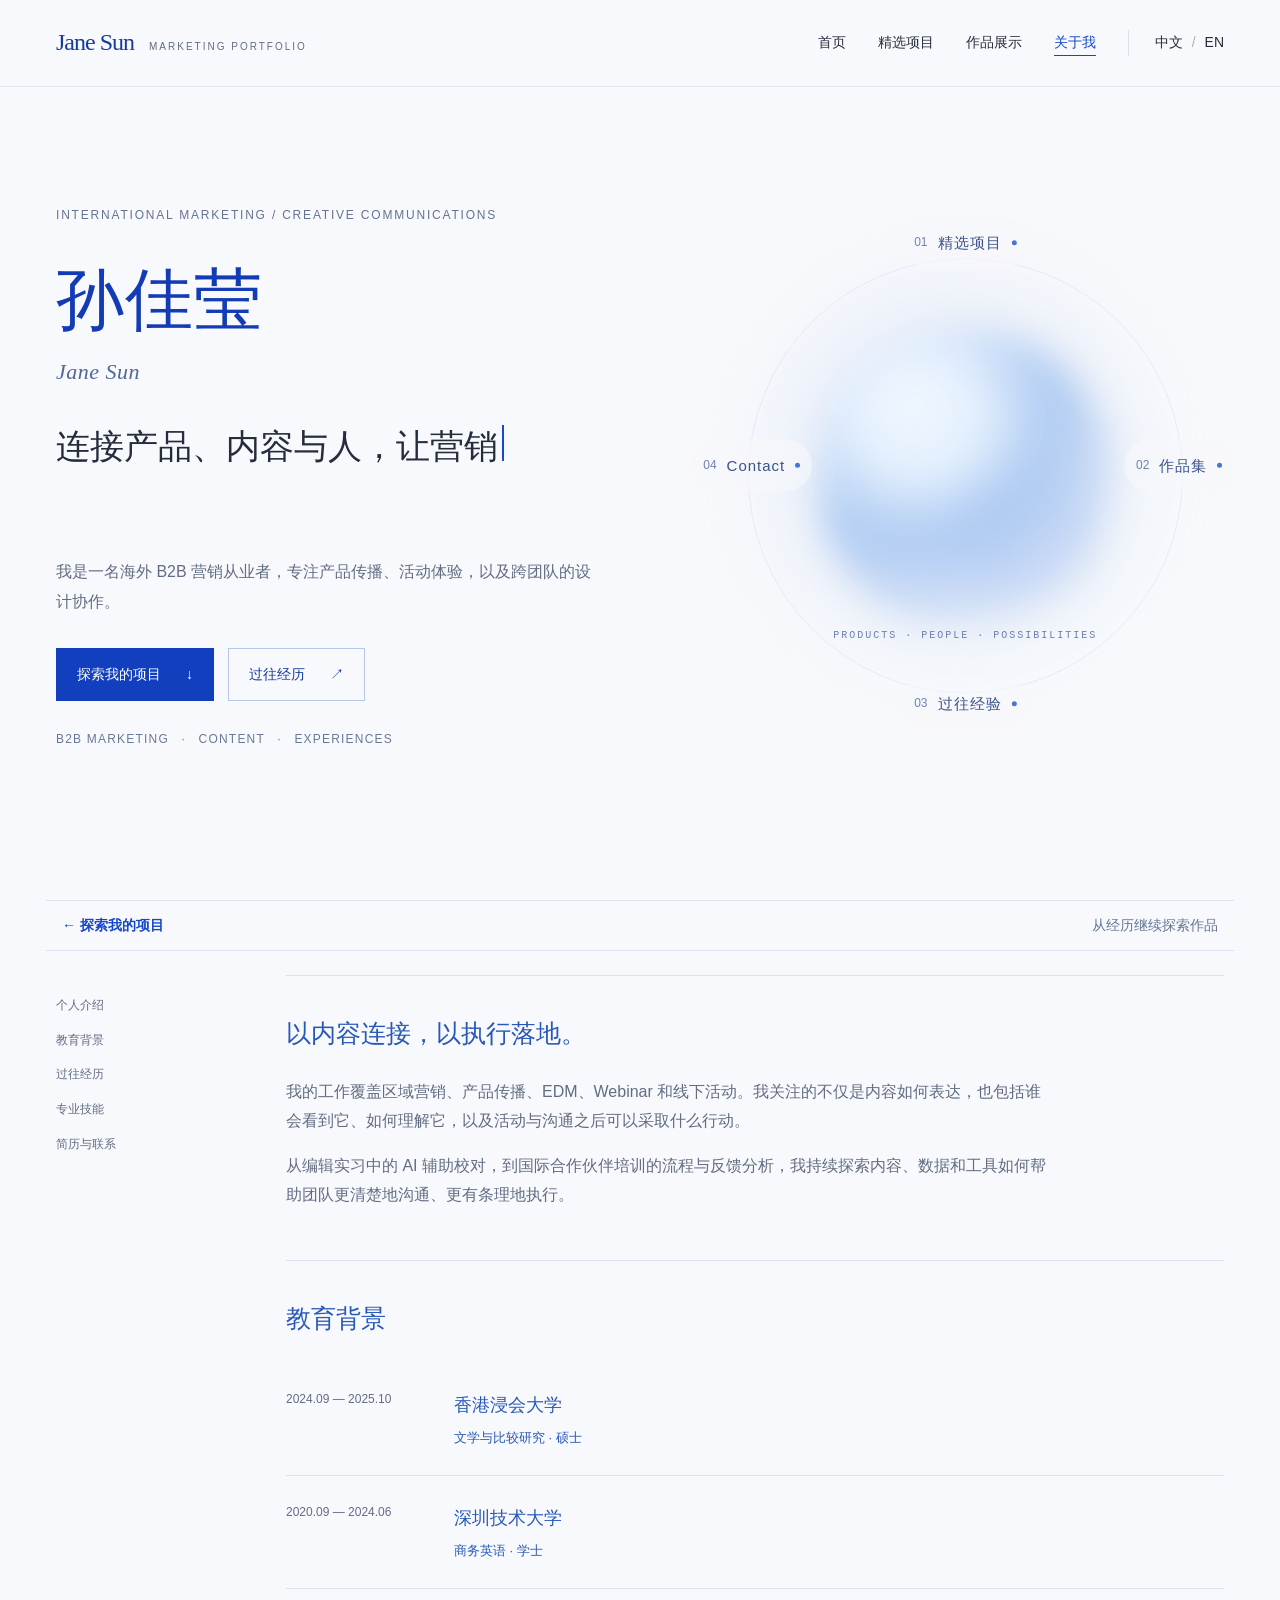
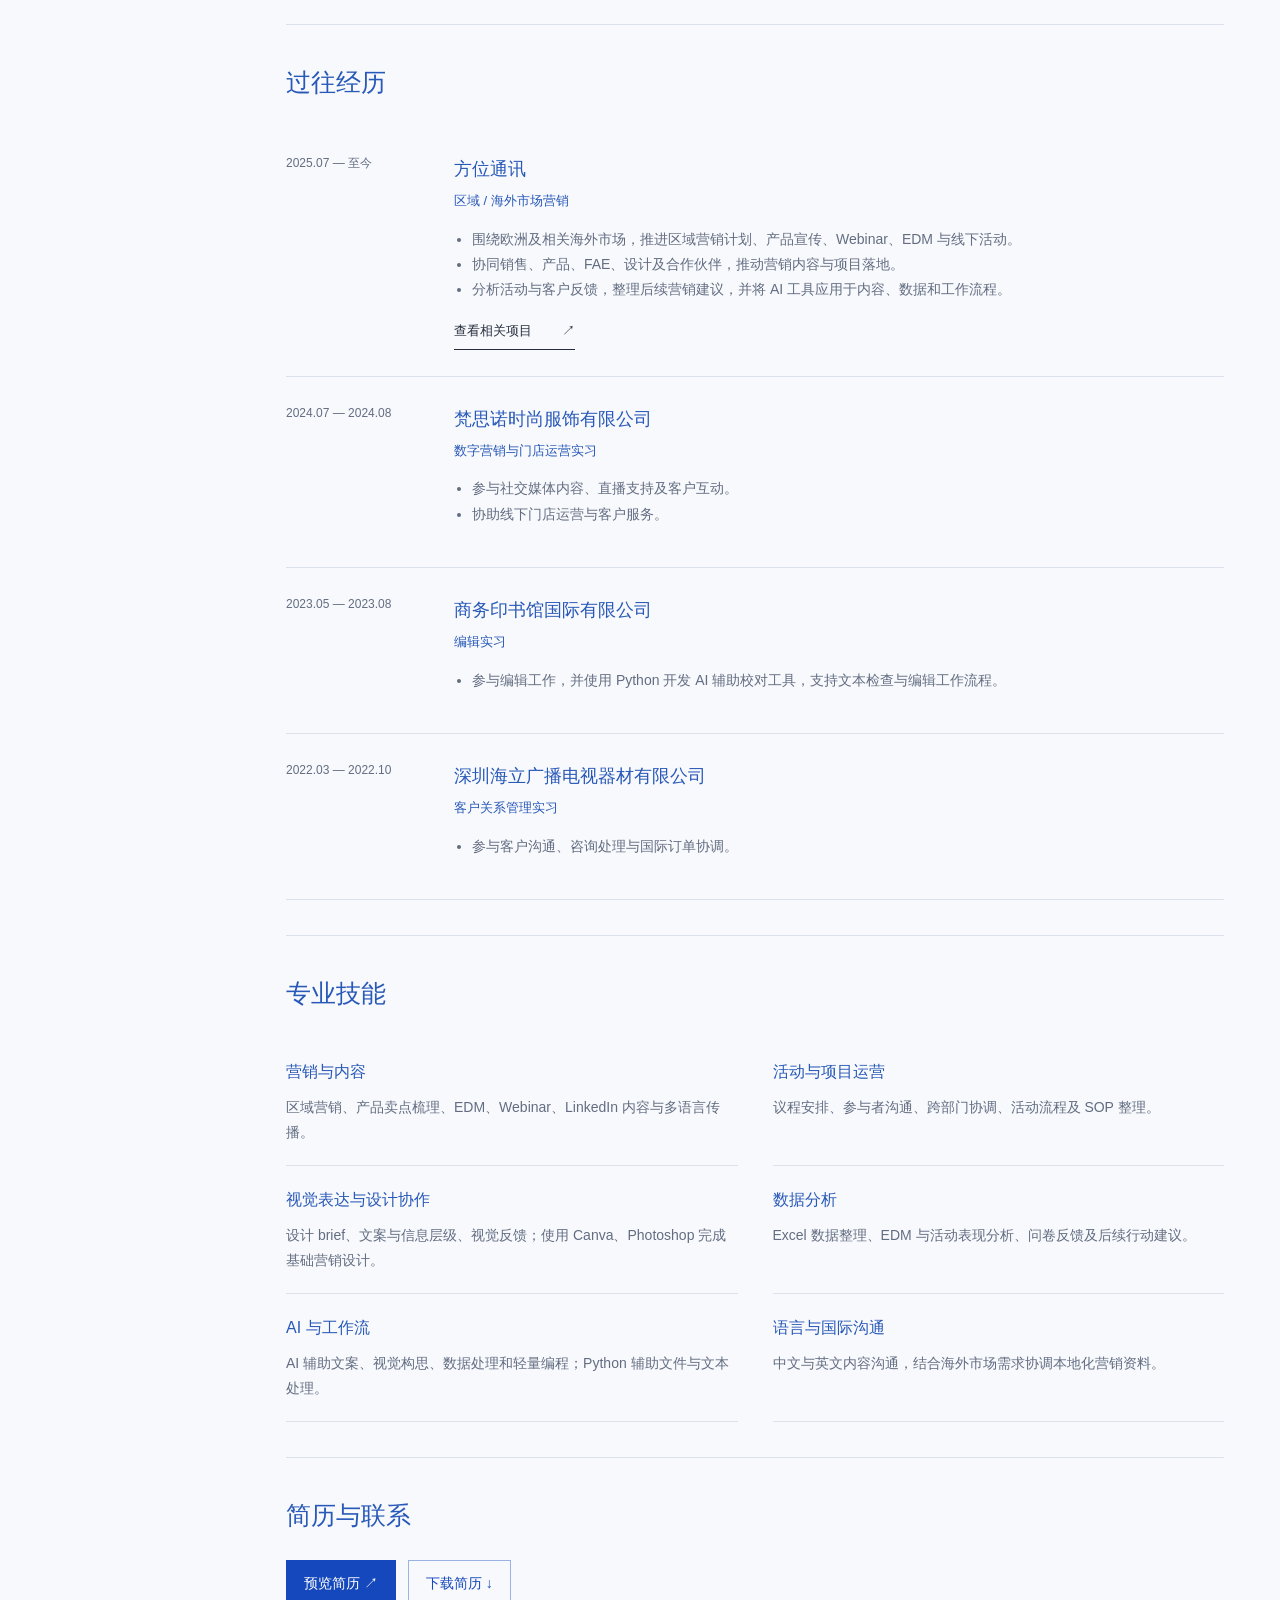
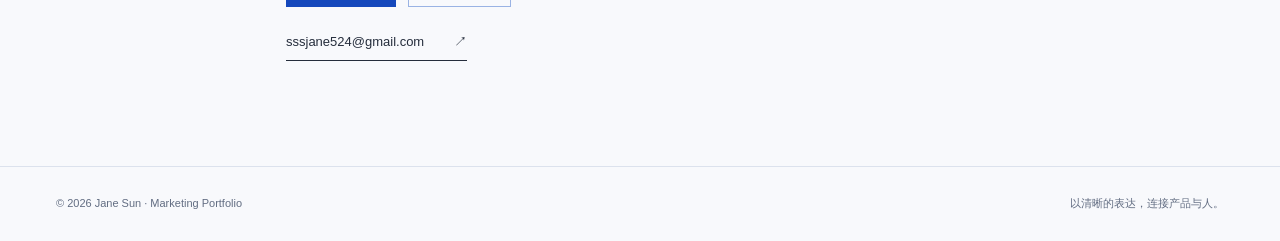
<file: zh/about/index.html>
<!doctype html><html lang="zh-CN"><head><meta charset="utf-8"><meta name="viewport" content="width=device-width,initial-scale=1"><title>关于我 · 孙佳莹</title><meta name="description" content="孙佳莹的营销作品集：B2B 国际营销、活动项目与内容传播。"><link rel="alternate" hreflang="zh-CN" href="../../zh/about/"><link rel="alternate" hreflang="en" href="../../en/about/"><link rel="icon" href="data:image/svg+xml,%3Csvg xmlns='http://www.w3.org/2000/svg' viewBox='0 0 40 40'%3E%3Crect width='40' height='40' rx='6' fill='%23526f88'/%3E%3Ctext x='20' y='28' text-anchor='middle' font-family='Georgia' font-size='27' fill='%23f7f7f2'%3EJ%3C/text%3E%3C/svg%3E"><link rel="stylesheet" href="../../assets/style.css"><link rel="stylesheet" href="../../assets/gallery.css"><link rel="stylesheet" href="../../assets/intro.css"><link rel="stylesheet" href="../../assets/effects.css?v=20260926-light"><script src="../../assets/intro.js?v=20260926-light" defer></script><script src="../../assets/site.js" defer></script><script src="../../assets/cursor-fluid.js?v=20260926-light" defer></script></head><body><a class="skip" href="#main">跳至正文</a><header class="header"><div class="wrap nav"><a class="brand" href="../../zh/">Jane Sun<small>MARKETING PORTFOLIO</small></a><nav class="nav-links" aria-label="主导航"><a href="../../zh/" >首页</a><a href="../../zh/#projects">精选项目</a><a href="../../zh/#posters">作品展示</a><a href="../../zh/about/" aria-current="page">关于我</a><div class="language"><b>中文</b><span>/</span><a class="language-switch" href="../../en/about/" lang="en" aria-label="Switch to English">EN</a></div></nav></div></header><main class="wrap" id="main"><section class="intro-scene intro-about" aria-label="自我介绍"><div class="intro-copy"><p class="intro-kicker">INTERNATIONAL MARKETING / CREATIVE COMMUNICATIONS</p><h1>孙佳莹<span>Jane Sun</span></h1><div class="type-intro"><span class="sr-only">连接产品、内容与人，让营销想法成为真实体验。</span><span class="typed-copy" aria-hidden="true" data-text="连接产品、内容与人，让营销想法成为真实体验。">连接产品、内容与人，让营销想法成为真实体验。</span><span class="type-caret" aria-hidden="true"></span></div><p class="intro-detail">我是一名海外 B2B 营销从业者，专注产品传播、活动体验，以及跨团队的设计协作。</p><div class="intro-cta"><a class="intro-primary" href="../../zh/#projects">探索我的项目 <span aria-hidden="true">↓</span></a><a href="../../zh/about/#career">过往经历 <span aria-hidden="true">↗</span></a></div><p class="intro-footnote">B2B MARKETING <span>·</span> CONTENT <span>·</span> EXPERIENCES</p></div><div class="orb-scene"><div class="orb-drift"><div class="orb-aura" aria-hidden="true"></div><div class="orb-core" aria-hidden="true"><i></i><b></b></div><div class="orb-path" aria-hidden="true"></div><nav class="orb-nav" aria-label="探索作品集"><a class="orb-link orb-north" href="../../zh/#projects"><span class="orb-index">01</span>精选项目<span class="orb-dot" aria-hidden="true"></span></a><a class="orb-link orb-east" href="../../zh/#posters"><span class="orb-index">02</span>作品集<span class="orb-dot" aria-hidden="true"></span></a><a class="orb-link orb-south" href="../../zh/about/#career"><span class="orb-index">03</span>过往经验<span class="orb-dot" aria-hidden="true"></span></a><a class="orb-link orb-west" href="#contact"><span class="orb-index">04</span>Contact<span class="orb-dot" aria-hidden="true"></span></a></nav><span class="orb-signature" aria-hidden="true">PRODUCTS · PEOPLE · POSSIBILITIES</span></div></div></section><div class="experience-return"><a href="../../zh/#projects">← 探索我的项目</a><span>从经历继续探索作品</span></div><div class="case-layout"><nav class="toc" aria-label="页面章节"><a href="#intro">个人介绍</a><a href="#education">教育背景</a><a href="#career">过往经历</a><a href="#skills">专业技能</a><a href="#contact">简历与联系</a></nav><div><section class="case-section" id="intro"><h2>以内容连接，以执行落地。</h2><p>我的工作覆盖区域营销、产品传播、EDM、Webinar 和线下活动。我关注的不仅是内容如何表达，也包括谁会看到它、如何理解它，以及活动与沟通之后可以采取什么行动。</p><p>从编辑实习中的 AI 辅助校对，到国际合作伙伴培训的流程与反馈分析，我持续探索内容、数据和工具如何帮助团队更清楚地沟通、更有条理地执行。</p><aside class="preview-note">素材预留 · 仅预览可见：个人照片</aside></section><section class="case-section" id="education"><h2>教育背景</h2><div class="timeline-item"><time>2024.09 — 2025.10</time><div><h3>香港浸会大学</h3><div class="role">文学与比较研究 · 硕士</div></div></div><div class="timeline-item"><time>2020.09 — 2024.06</time><div><h3>深圳技术大学</h3><div class="role">商务英语 · 学士</div></div></div></section><section class="case-section" id="career"><h2>过往经历</h2><article class="timeline-item"><time>2025.07 — 至今</time><div><h3>方位通讯</h3><div class="role">区域 / 海外市场营销</div><ul><li>围绕欧洲及相关海外市场，推进区域营销计划、产品宣传、Webinar、EDM 与线下活动。</li><li>协同销售、产品、FAE、设计及合作伙伴，推动营销内容与项目落地。</li><li>分析活动与客户反馈，整理后续营销建议，并将 AI 工具应用于内容、数据和工作流程。</li></ul><a class="text-link" href="../../zh/academy/">查看相关项目<span aria-hidden="true">↗</span></a></div></article><article class="timeline-item"><time>2024.07 — 2024.08</time><div><h3>梵思诺时尚服饰有限公司</h3><div class="role">数字营销与门店运营实习</div><ul><li>参与社交媒体内容、直播支持及客户互动。</li><li>协助线下门店运营与客户服务。</li></ul></div></article><article class="timeline-item"><time>2023.05 — 2023.08</time><div><h3>商务印书馆国际有限公司</h3><div class="role">编辑实习</div><ul><li>参与编辑工作，并使用 Python 开发 AI 辅助校对工具，支持文本检查与编辑工作流程。</li></ul></div></article><article class="timeline-item"><time>2022.03 — 2022.10</time><div><h3>深圳海立广播电视器材有限公司</h3><div class="role">客户关系管理实习</div><ul><li>参与客户沟通、咨询处理与国际订单协调。</li></ul></div></article></section><section class="case-section" id="skills"><h2>专业技能</h2><div class="skill-grid"><div class="skill"><h3>营销与内容</h3><p>区域营销、产品卖点梳理、EDM、Webinar、LinkedIn 内容与多语言传播。</p></div><div class="skill"><h3>活动与项目运营</h3><p>议程安排、参与者沟通、跨部门协调、活动流程及 SOP 整理。</p></div><div class="skill"><h3>视觉表达与设计协作</h3><p>设计 brief、文案与信息层级、视觉反馈；使用 Canva、Photoshop 完成基础营销设计。</p></div><div class="skill"><h3>数据分析</h3><p>Excel 数据整理、EDM 与活动表现分析、问卷反馈及后续行动建议。</p></div><div class="skill"><h3>AI 与工作流</h3><p>AI 辅助文案、视觉构思、数据处理和轻量编程；Python 辅助文件与文本处理。</p></div><div class="skill"><h3>语言与国际沟通</h3><p>中文与英文内容沟通，结合海外市场需求协调本地化营销资料。</p></div></div></section><section class="case-section" id="contact"><h2>简历与联系</h2><div class="resume-actions"><a href="../../assets/resume-sun-jiaying-202609.pdf" target="_blank" rel="noopener">预览简历 ↗</a><a href="../../assets/resume-sun-jiaying-202609.pdf" download="Jane-Sun-Resume-202609.pdf">下载简历 ↓</a></div> <a class="text-link" href="mailto:sssjane524@gmail.com">sssjane524@gmail.com<span aria-hidden="true">↗</span></a> </section></div></div></main><footer class="footer"><div class="wrap"><span>© 2026 Jane Sun · Marketing Portfolio</span><span>以清晰的表达，连接产品与人。</span></div></footer><dialog id="lightbox" aria-labelledby="viewer-title">
 <div class="viewer-header"><div><span class="eyebrow">作品预览</span><h2 id="viewer-title"></h2></div><button type="button" class="viewer-close" aria-label="关闭图片">✕</button></div>
 <div class="viewer-stage"><img alt=""></div>
 <div class="viewer-toolbar"><div class="viewer-paging"><button type="button" class="viewer-prev" aria-label="上一张作品">←</button><span class="viewer-count" aria-live="polite"></span><button type="button" class="viewer-next" aria-label="下一张作品">→</button></div><div class="viewer-actions"><button type="button" class="viewer-detail" aria-pressed="false">查看细节</button><button type="button" class="viewer-motion" hidden>播放动图</button></div></div>
 <p class="viewer-caption"></p></dialog></body></html>
</file>
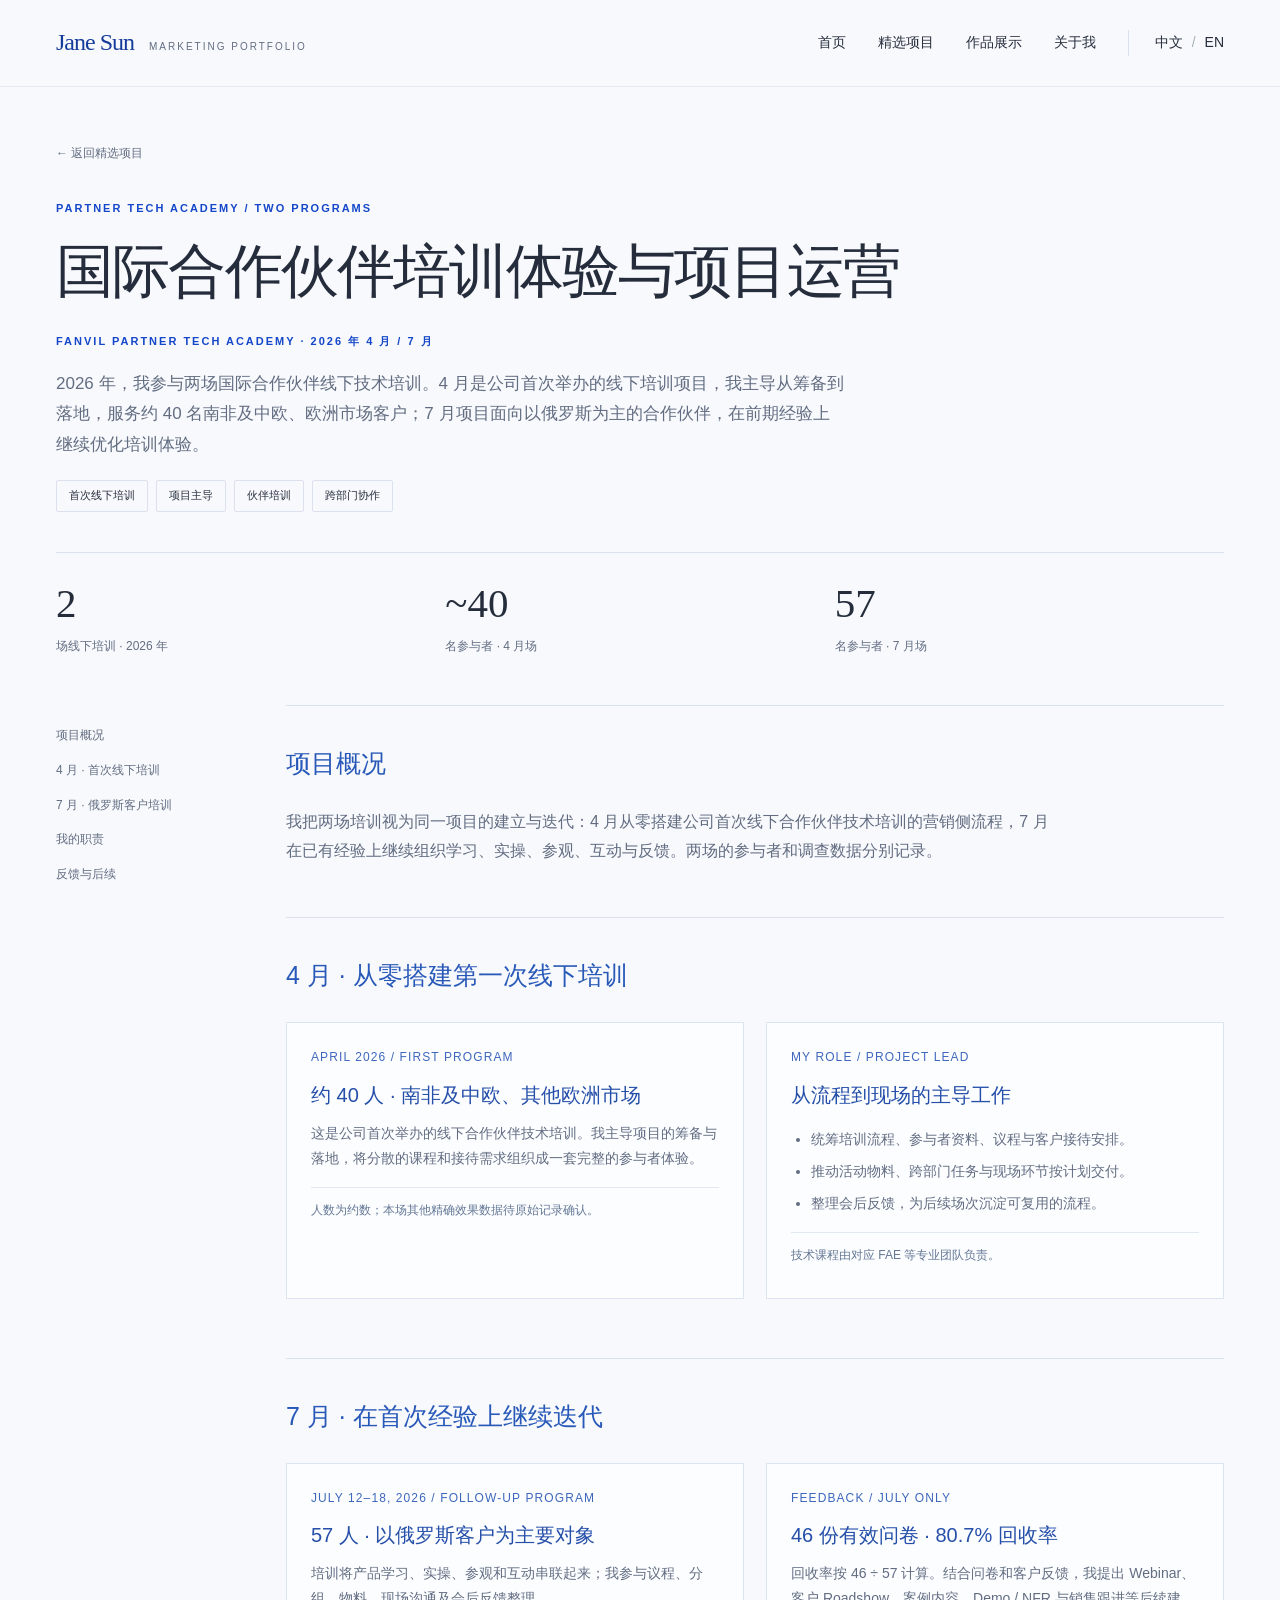
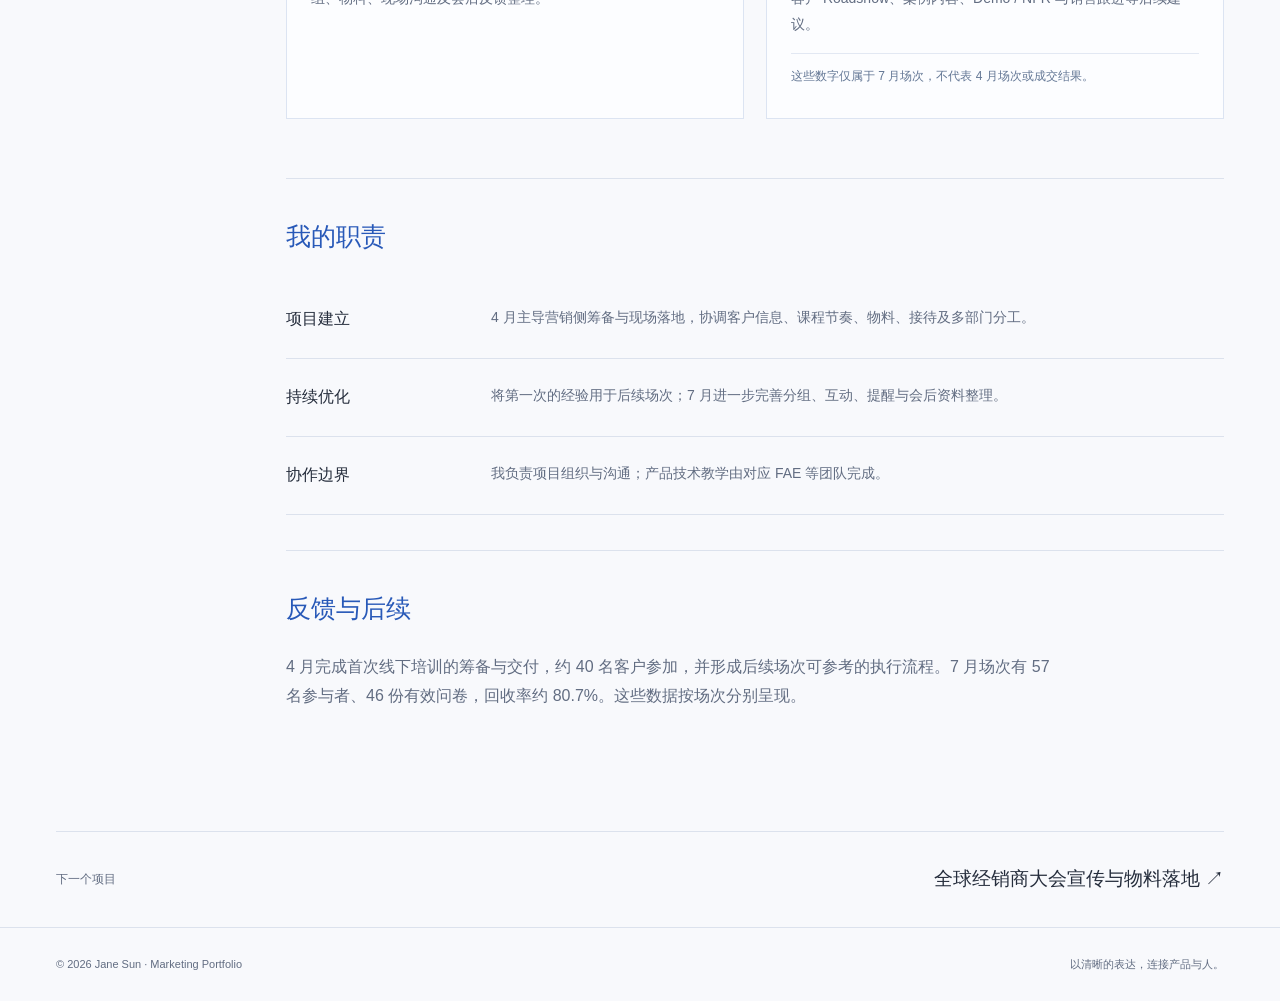
<file: zh/academy/index.html>
<!doctype html><html lang="zh-CN"><head><meta charset="utf-8"><meta name="viewport" content="width=device-width,initial-scale=1"><title>国际合作伙伴培训体验与项目运营 · 孙佳莹</title><meta name="description" content="孙佳莹的营销作品集：B2B 国际营销、活动项目与内容传播。"><link rel="alternate" hreflang="zh-CN" href="../../zh/academy/"><link rel="alternate" hreflang="en" href="../../en/academy/"><link rel="icon" href="data:image/svg+xml,%3Csvg xmlns='http://www.w3.org/2000/svg' viewBox='0 0 40 40'%3E%3Crect width='40' height='40' rx='6' fill='%23526f88'/%3E%3Ctext x='20' y='28' text-anchor='middle' font-family='Georgia' font-size='27' fill='%23f7f7f2'%3EJ%3C/text%3E%3C/svg%3E"><link rel="stylesheet" href="../../assets/style.css"><link rel="stylesheet" href="../../assets/gallery.css"><link rel="stylesheet" href="../../assets/intro.css"><link rel="stylesheet" href="../../assets/effects.css?v=20260926-light"><script src="../../assets/intro.js?v=20260926-light" defer></script><script src="../../assets/site.js" defer></script><script src="../../assets/cursor-fluid.js?v=20260926-light" defer></script></head><body><a class="skip" href="#main">跳至正文</a><header class="header"><div class="wrap nav"><a class="brand" href="../../zh/">Jane Sun<small>MARKETING PORTFOLIO</small></a><nav class="nav-links" aria-label="主导航"><a href="../../zh/" >首页</a><a href="../../zh/#projects">精选项目</a><a href="../../zh/#posters">作品展示</a><a href="../../zh/about/" >关于我</a><div class="language"><b>中文</b><span>/</span><a class="language-switch" href="../../en/academy/" lang="en" aria-label="Switch to English">EN</a></div></nav></div></header><main class="wrap" id="main"><section class="page-hero"><div class="breadcrumb"><a href="../../zh/#projects">← 返回精选项目</a></div><div class="eyebrow">PARTNER TECH ACADEMY / TWO PROGRAMS</div><h1>国际合作伙伴培训体验与项目运营</h1><p class="eyebrow">Fanvil Partner Tech Academy · 2026 年 4 月 / 7 月</p><p class="lead">2026 年，我参与两场国际合作伙伴线下技术培训。4 月是公司首次举办的线下培训项目，我主导从筹备到落地，服务约 40 名南非及中欧、欧洲市场客户；7 月项目面向以俄罗斯为主的合作伙伴，在前期经验上继续优化培训体验。</p><div class="chips"><span class="chip">首次线下培训</span><span class="chip">项目主导</span><span class="chip">伙伴培训</span><span class="chip">跨部门协作</span></div><div class="stats"><div class="stat"><strong>2</strong><span>场线下培训 · 2026 年</span></div><div class="stat"><strong>~40</strong><span>名参与者 · 4 月场</span></div><div class="stat"><strong>57</strong><span>名参与者 · 7 月场</span></div></div></section><div class="case-layout"><nav class="toc" aria-label="项目章节"><a href="#overview">项目概况</a><a href="#april">4 月 · 首次线下培训</a><a href="#july">7 月 · 俄罗斯客户培训</a><a href="#role">我的职责</a><a href="#results">反馈与后续</a></nav><div><section class="case-section" id="overview"><h2>项目概况</h2><p>我把两场培训视为同一项目的建立与迭代：4 月从零搭建公司首次线下合作伙伴技术培训的营销侧流程，7 月在已有经验上继续组织学习、实操、参观、互动与反馈。两场的参与者和调查数据分别记录。</p></section><section class="case-section" id="april"><h2>4 月 · 从零搭建第一次线下培训</h2><div class="cohort-grid"><article class="cohort-card"><span class="cohort-label">APRIL 2026 / FIRST PROGRAM</span><h3>约 40 人 · 南非及中欧、其他欧洲市场</h3><p>这是公司首次举办的线下合作伙伴技术培训。我主导项目的筹备与落地，将分散的课程和接待需求组织成一套完整的参与者体验。</p><p class="cohort-evidence">人数为约数；本场其他精确效果数据待原始记录确认。</p></article><article class="cohort-card"><span class="cohort-label">MY ROLE / PROJECT LEAD</span><h3>从流程到现场的主导工作</h3><ul><li>统筹培训流程、参与者资料、议程与客户接待安排。</li><li>推动活动物料、跨部门任务与现场环节按计划交付。</li><li>整理会后反馈，为后续场次沉淀可复用的流程。</li></ul><p class="cohort-evidence">技术课程由对应 FAE 等专业团队负责。</p></article></div></section><section class="case-section" id="july"><h2>7 月 · 在首次经验上继续迭代</h2><div class="cohort-grid"><article class="cohort-card"><span class="cohort-label">JULY 12–18, 2026 / FOLLOW-UP PROGRAM</span><h3>57 人 · 以俄罗斯客户为主要对象</h3><p>培训将产品学习、实操、参观和互动串联起来；我参与议程、分组、物料、现场沟通及会后反馈整理。</p></article><article class="cohort-card"><span class="cohort-label">FEEDBACK / JULY ONLY</span><h3>46 份有效问卷 · 80.7% 回收率</h3><p>回收率按 46 ÷ 57 计算。结合问卷和客户反馈，我提出 Webinar、客户 Roadshow、案例内容、Demo / NFR 与销售跟进等后续建议。</p><p class="cohort-evidence">这些数字仅属于 7 月场次，不代表 4 月场次或成交结果。</p></article></div></section><section class="case-section" id="role"><h2>我的职责</h2><div class="rows"><div class="row"><h3>项目建立</h3><p>4 月主导营销侧筹备与现场落地，协调客户信息、课程节奏、物料、接待及多部门分工。</p></div><div class="row"><h3>持续优化</h3><p>将第一次的经验用于后续场次；7 月进一步完善分组、互动、提醒与会后资料整理。</p></div><div class="row"><h3>协作边界</h3><p>我负责项目组织与沟通；产品技术教学由对应 FAE 等团队完成。</p></div></div></section><section class="case-section" id="results"><h2>反馈与后续</h2><p>4 月完成首次线下培训的筹备与交付，约 40 名客户参加，并形成后续场次可参考的执行流程。7 月场次有 57 名参与者、46 份有效问卷，回收率约 80.7%。这些数据按场次分别呈现。</p></section></div></div><a class="next-project" href="../../zh/conference/"><span>下一个项目</span><strong>全球经销商大会宣传与物料落地 ↗</strong></a></main><footer class="footer"><div class="wrap"><span>© 2026 Jane Sun · Marketing Portfolio</span><span>以清晰的表达，连接产品与人。</span></div></footer><dialog id="lightbox" aria-labelledby="viewer-title">
 <div class="viewer-header"><div><span class="eyebrow">作品预览</span><h2 id="viewer-title"></h2></div><button type="button" class="viewer-close" aria-label="关闭图片">✕</button></div>
 <div class="viewer-stage"><img alt=""></div>
 <div class="viewer-toolbar"><div class="viewer-paging"><button type="button" class="viewer-prev" aria-label="上一张作品">←</button><span class="viewer-count" aria-live="polite"></span><button type="button" class="viewer-next" aria-label="下一张作品">→</button></div><div class="viewer-actions"><button type="button" class="viewer-detail" aria-pressed="false">查看细节</button><button type="button" class="viewer-motion" hidden>播放动图</button></div></div>
 <p class="viewer-caption"></p></dialog></body></html>
</file>
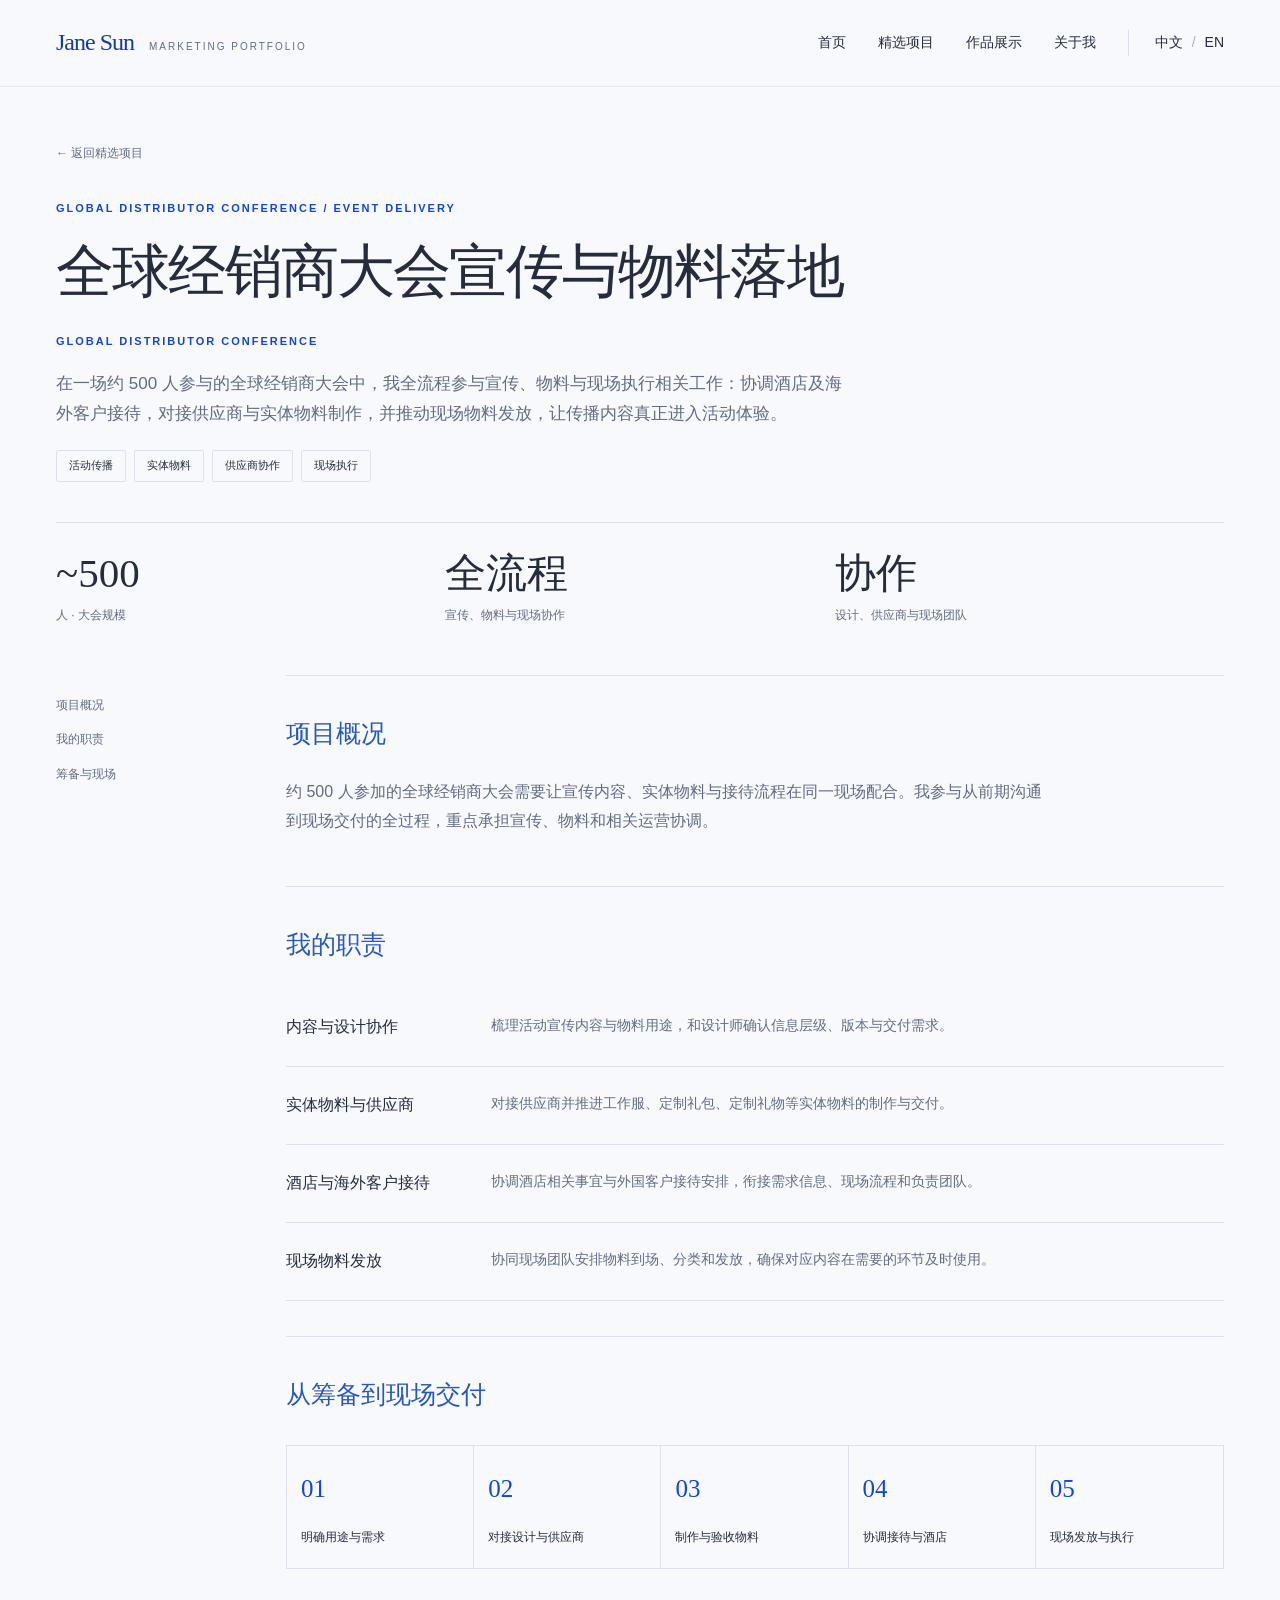
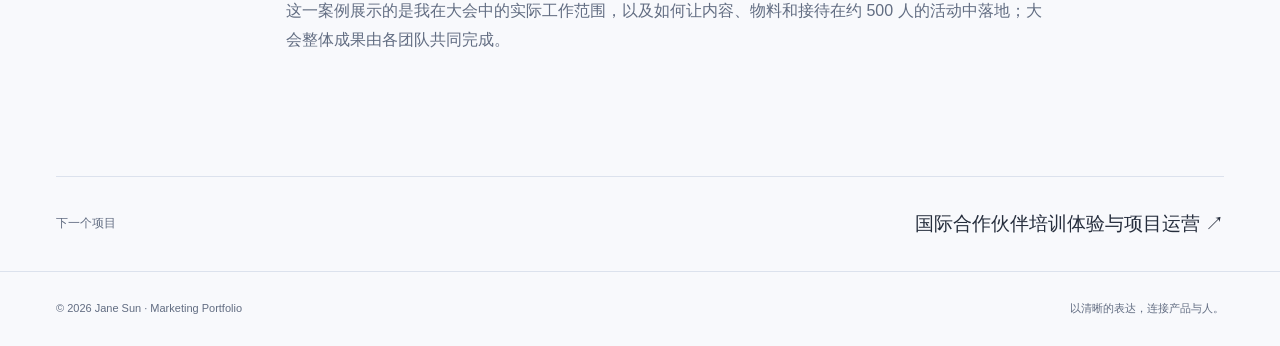
<file: zh/conference/index.html>
<!doctype html><html lang="zh-CN"><head><meta charset="utf-8"><meta name="viewport" content="width=device-width,initial-scale=1"><title>全球经销商大会宣传与物料落地 · 孙佳莹</title><meta name="description" content="孙佳莹的营销作品集：B2B 国际营销、活动项目与内容传播。"><link rel="alternate" hreflang="zh-CN" href="../../zh/conference/"><link rel="alternate" hreflang="en" href="../../en/conference/"><link rel="icon" href="data:image/svg+xml,%3Csvg xmlns='http://www.w3.org/2000/svg' viewBox='0 0 40 40'%3E%3Crect width='40' height='40' rx='6' fill='%23526f88'/%3E%3Ctext x='20' y='28' text-anchor='middle' font-family='Georgia' font-size='27' fill='%23f7f7f2'%3EJ%3C/text%3E%3C/svg%3E"><link rel="stylesheet" href="../../assets/style.css"><link rel="stylesheet" href="../../assets/gallery.css"><link rel="stylesheet" href="../../assets/intro.css"><link rel="stylesheet" href="../../assets/effects.css?v=20260926-light"><script src="../../assets/intro.js?v=20260926-light" defer></script><script src="../../assets/site.js" defer></script><script src="../../assets/cursor-fluid.js?v=20260926-light" defer></script></head><body><a class="skip" href="#main">跳至正文</a><header class="header"><div class="wrap nav"><a class="brand" href="../../zh/">Jane Sun<small>MARKETING PORTFOLIO</small></a><nav class="nav-links" aria-label="主导航"><a href="../../zh/" >首页</a><a href="../../zh/#projects">精选项目</a><a href="../../zh/#posters">作品展示</a><a href="../../zh/about/" >关于我</a><div class="language"><b>中文</b><span>/</span><a class="language-switch" href="../../en/conference/" lang="en" aria-label="Switch to English">EN</a></div></nav></div></header><main class="wrap" id="main"><section class="page-hero"><div class="breadcrumb"><a href="../../zh/#projects">← 返回精选项目</a></div><div class="eyebrow">GLOBAL DISTRIBUTOR CONFERENCE / EVENT DELIVERY</div><h1>全球经销商大会宣传与物料落地</h1><p class="eyebrow">Global Distributor Conference</p><p class="lead">在一场约 500 人参与的全球经销商大会中，我全流程参与宣传、物料与现场执行相关工作：协调酒店及海外客户接待，对接供应商与实体物料制作，并推动现场物料发放，让传播内容真正进入活动体验。</p><div class="chips"><span class="chip">活动传播</span><span class="chip">实体物料</span><span class="chip">供应商协作</span><span class="chip">现场执行</span></div><div class="stats"><div class="stat"><strong>~500</strong><span>人 · 大会规模</span></div><div class="stat"><strong>全流程</strong><span>宣传、物料与现场协作</span></div><div class="stat"><strong>协作</strong><span>设计、供应商与现场团队</span></div></div></section><div class="case-layout"><nav class="toc" aria-label="项目章节"><a href="#overview">项目概况</a><a href="#role">我的职责</a><a href="#execution">筹备与现场</a></nav><div><section class="case-section" id="overview"><h2>项目概况</h2><p>约 500 人参加的全球经销商大会需要让宣传内容、实体物料与接待流程在同一现场配合。我参与从前期沟通到现场交付的全过程，重点承担宣传、物料和相关运营协调。</p></section><section class="case-section" id="role"><h2>我的职责</h2><div class="rows"><div class="row"><h3>内容与设计协作</h3><p>梳理活动宣传内容与物料用途，和设计师确认信息层级、版本与交付需求。</p></div><div class="row"><h3>实体物料与供应商</h3><p>对接供应商并推进工作服、定制礼包、定制礼物等实体物料的制作与交付。</p></div><div class="row"><h3>酒店与海外客户接待</h3><p>协调酒店相关事宜与外国客户接待安排，衔接需求信息、现场流程和负责团队。</p></div><div class="row"><h3>现场物料发放</h3><p>协同现场团队安排物料到场、分类和发放，确保对应内容在需要的环节及时使用。</p></div></div></section><section class="case-section" id="execution"><h2>从筹备到现场交付</h2><div class="flow"><div>明确用途与需求</div><div>对接设计与供应商</div><div>制作与验收物料</div><div>协调接待与酒店</div><div>现场发放与执行</div></div><p>这一案例展示的是我在大会中的实际工作范围，以及如何让内容、物料和接待在约 500 人的活动中落地；大会整体成果由各团队共同完成。</p></section></div></div><a class="next-project" href="../../zh/academy/"><span>下一个项目</span><strong>国际合作伙伴培训体验与项目运营 ↗</strong></a></main><footer class="footer"><div class="wrap"><span>© 2026 Jane Sun · Marketing Portfolio</span><span>以清晰的表达，连接产品与人。</span></div></footer><dialog id="lightbox" aria-labelledby="viewer-title">
 <div class="viewer-header"><div><span class="eyebrow">作品预览</span><h2 id="viewer-title"></h2></div><button type="button" class="viewer-close" aria-label="关闭图片">✕</button></div>
 <div class="viewer-stage"><img alt=""></div>
 <div class="viewer-toolbar"><div class="viewer-paging"><button type="button" class="viewer-prev" aria-label="上一张作品">←</button><span class="viewer-count" aria-live="polite"></span><button type="button" class="viewer-next" aria-label="下一张作品">→</button></div><div class="viewer-actions"><button type="button" class="viewer-detail" aria-pressed="false">查看细节</button><button type="button" class="viewer-motion" hidden>播放动图</button></div></div>
 <p class="viewer-caption"></p></dialog></body></html>
</file>
<file: assets/style.css>
:root{--paper:#f7f7f2;--ink:#273b3e;--muted:#697879;--accent:#526f88;--line:#d8deda;--panel:#e7edea;--white:#fff;--serif:Georgia,'Times New Roman',serif}*{box-sizing:border-box}html{scroll-behavior:smooth;scroll-padding-top:105px}body{margin:0;background:var(--paper);color:var(--ink);font-family:Arial,'Microsoft YaHei',sans-serif;font-size:15px;line-height:1.8}a{color:inherit;text-decoration:none}button{font:inherit}a,button{touch-action:manipulation}a:focus-visible,button:focus-visible{outline:2px solid var(--accent);outline-offset:6px}::selection{background:#d9e4ea}.wrap{max-width:1240px;margin:auto;padding:0 56px}.header{border-bottom:1px solid var(--line);position:sticky;top:0;background:rgba(247,247,242,.96);z-index:20}.nav{height:86px;display:flex;align-items:center;justify-content:space-between;gap:28px}.brand{font-family:var(--serif);font-size:24px;letter-spacing:-1px}.brand small{font-family:Arial,sans-serif;font-size:10px;letter-spacing:2px;margin-left:15px;color:var(--muted)}.nav-links{display:flex;align-items:center;gap:32px;font-size:13px}.nav-links a[aria-current=page]{color:var(--accent);border-bottom:1px solid}.language{border-left:1px solid var(--line);padding-left:26px;white-space:nowrap}.language b{font-weight:500}.language span{color:#a8b2b1;margin:0 9px}.eyebrow{font-size:11px;letter-spacing:2px;color:var(--accent);text-transform:uppercase;font-weight:600}.hero{padding:78px 0 67px}.hero-grid{display:grid;grid-template-columns:1.6fr 1fr;gap:70px;align-items:end}.hero h1{font-size:clamp(38px,4.8vw,64px);line-height:1.32;font-weight:500;letter-spacing:-2px;margin:24px 0}.hero h1 em{font-family:var(--serif);font-weight:400;color:var(--accent);font-style:italic}.intro{max-width:440px;color:var(--muted);font-size:16px}.intro p{margin:0 0 25px}.text-link{display:inline-flex;align-items:center;gap:30px;font-size:13px;border-bottom:1px solid var(--ink);padding-bottom:6px}.text-link:hover{color:var(--accent)}.hero-meta{display:flex;gap:25px;color:var(--muted);font-size:11px;letter-spacing:1px;margin-top:35px}.section{padding:56px 0;border-top:1px solid var(--line)}.section-heading{display:flex;justify-content:space-between;align-items:center;gap:24px;margin-bottom:30px}.section-heading h2{font-size:25px;font-weight:500;letter-spacing:-.6px;margin:0}.section-heading p{font-size:12px;color:var(--muted);margin:0}.project-grid{display:grid;grid-template-columns:1fr 1fr;gap:30px}.project{display:block}.project-cover{height:285px;padding:32px;background:var(--panel);position:relative;overflow:hidden;display:flex;flex-direction:column;justify-content:space-between;transition:background .25s}.project:hover .project-cover{background:#dce5e2}.cover-top{display:flex;justify-content:space-between;font-size:10px;letter-spacing:2px;text-transform:uppercase}.cover-title{font-family:var(--serif);font-size:36px;line-height:1.12;letter-spacing:-1.2px;max-width:400px}.cover-title i{font-weight:400;color:var(--accent)}.cover-bottom{display:flex;gap:24px;border-top:1px solid #becdc7;padding-top:12px;font-size:11px}.project:nth-child(2) .project-cover{background:#e6eaf0}.project:nth-child(2):hover .project-cover{background:#dce2ec}.project-info{padding:20px 0 5px}.project-info .type{color:var(--muted);font-size:10px;letter-spacing:1.3px}.project-info h3{font-size:20px;font-weight:500;margin:5px 0}.project-info p{color:var(--muted);margin:0;font-size:13px}.arrow{float:right;font-size:24px;line-height:1.3}.about-teaser{display:grid;grid-template-columns:1fr 1.3fr;gap:90px}.about-teaser h2{font-size:31px;font-weight:500;line-height:1.5;margin:18px 0}.about-teaser p{color:var(--muted);margin:0 0 23px}.footer{border-top:1px solid var(--line);padding:27px 0;color:var(--muted);font-size:11px}.footer .wrap{display:flex;justify-content:space-between;gap:20px}.page-hero{padding:56px 0 46px}.breadcrumb{font-size:12px;color:var(--muted);margin-bottom:34px}.page-hero h1{font-size:clamp(34px,4.6vw,58px);font-weight:500;line-height:1.25;letter-spacing:-1.8px;margin:17px 0 24px;max-width:900px}.lead{max-width:790px;font-size:17px;color:var(--muted)}.stats{display:grid;grid-template-columns:repeat(3,1fr);margin-top:40px;padding-top:24px;border-top:1px solid var(--line)}.stat strong{display:block;font-family:var(--serif);font-size:41px;font-weight:400;line-height:1.3}.stat span{font-size:12px;color:var(--muted)}.case-layout{display:grid;grid-template-columns:170px minmax(0,1fr);gap:60px;padding-bottom:70px}.toc{position:sticky;top:120px;align-self:start;padding:20px 0;font-size:12px;display:grid;gap:13px}.toc a{color:var(--muted)}.toc a:hover{color:var(--ink)}.case-section{padding:35px 0;border-top:1px solid var(--line)}.case-section h2{font-size:25px;font-weight:500;margin:0 0 22px}.case-section h3{font-size:16px;font-weight:500}.case-section p{color:var(--muted);max-width:770px}.chips{display:flex;flex-wrap:wrap;gap:8px;margin-top:20px}.chip{border:1px solid var(--line);padding:5px 12px;font-size:11px;border-radius:2px}.flow{counter-reset:step;display:grid;grid-template-columns:repeat(5,1fr);border:1px solid var(--line);margin:28px 0}.flow div{padding:20px 14px;border-right:1px solid var(--line);font-size:12px}.flow div:last-child{border:0}.flow div:before{counter-increment:step;content:'0' counter(step);display:block;color:var(--accent);font-family:var(--serif);font-size:25px;margin-bottom:16px}.note{font-size:12px!important;color:var(--muted)}.rows{display:grid}.row{display:grid;grid-template-columns:180px 1fr;gap:25px;border-bottom:1px solid var(--line);padding:24px 0}.row h3,.row p{margin:0}.row p{font-size:14px}.results{background:var(--panel);padding:26px;margin:26px 0}.results .stats{border:0;margin:0;padding:0}.next-project{border-top:1px solid var(--line);padding:30px 0;display:flex;justify-content:space-between;gap:24px;align-items:center}.next-project span{color:var(--muted);font-size:12px}.next-project strong{font-size:19px;font-weight:500}.about-header{display:grid;grid-template-columns:1fr 1fr;gap:80px}.name-en{font-family:var(--serif);font-style:italic;font-size:28px;color:var(--accent);margin-top:-8px}.timeline-item{padding:26px 0;border-bottom:1px solid var(--line);display:grid;grid-template-columns:140px 1fr;gap:28px}.timeline-item time{color:var(--muted);font-size:12px}.timeline-item h3{margin:0 0 4px;font-size:18px}.timeline-item .role{font-size:13px;color:var(--accent)}.timeline-item ul{padding-left:18px;color:var(--muted);font-size:14px}.skill-grid{display:grid;grid-template-columns:1fr 1fr;gap:0 35px}.skill{border-bottom:1px solid var(--line);padding:20px 0}.skill h3{margin:0 0 8px}.skill p{font-size:14px;margin:0}.preview-note{display:none;background:#fff4d9;padding:16px 20px;font-size:12px;color:#775a20;border:1px dashed #c5ae77;margin:20px 0}.preview-mode .preview-note{display:block}.skip{position:absolute;top:-100px;left:15px;background:var(--paper);padding:12px;z-index:100}.skip:focus{top:10px}.gallery{display:grid;grid-template-columns:1fr 1fr;gap:20px}.gallery figure{margin:0}.gallery button{border:0;padding:0;background:none;cursor:zoom-in;width:100%}.gallery img{display:block;width:100%;height:auto}.gallery figcaption{font-size:12px;color:var(--muted)}dialog{border:0;max-width:92vw;max-height:92vh;padding:45px 18px 18px;background:var(--paper)}dialog::backdrop{background:#142326cf}dialog img{max-width:85vw;max-height:75vh;object-fit:contain}dialog button{position:absolute;right:15px;top:8px;border:0;background:transparent;cursor:pointer}.empty-hidden{display:none}@media(max-width:800px){.wrap{padding:0 26px}.nav{height:74px}.brand small{display:none}.nav-links{gap:18px}.language{padding-left:15px}.hero{padding:50px 0}.hero-grid{grid-template-columns:1fr;gap:20px}.hero h1{font-size:44px}.intro{max-width:600px}.hero-meta{flex-wrap:wrap;gap:14px}.project-cover{padding:24px;height:260px}.cover-title{font-size:31px}.about-teaser{gap:35px}.case-layout{grid-template-columns:1fr;gap:0}.toc{position:static;display:flex;overflow-x:auto;white-space:nowrap;border-top:1px solid var(--line)}.flow{grid-template-columns:1fr}.flow div{border-right:0;border-bottom:1px solid var(--line);display:flex;align-items:center;gap:18px;padding:12px 18px}.flow div:before{margin:0}.about-header{grid-template-columns:1fr;gap:20px}.row{grid-template-columns:150px 1fr}}@media(max-width:540px){.wrap{padding:0 22px}.nav{gap:12px;flex-wrap:wrap;height:auto;padding-top:18px;padding-bottom:14px}.brand{font-size:23px}.nav-links{width:100%;justify-content:space-between;gap:12px;font-size:12px}.language{margin-left:auto}.hero h1{font-size:37px;letter-spacing:-1.5px}.hero{padding:42px 0}.hero-meta{font-size:10px;letter-spacing:0}.project-grid{grid-template-columns:1fr;gap:30px}.project-cover{height:280px}.section{padding:38px 0}.section-heading{align-items:start}.section-heading p{max-width:120px;text-align:right}.about-teaser{grid-template-columns:1fr;gap:20px}.about-teaser h2{font-size:27px}.footer .wrap{flex-direction:column;gap:5px}.page-hero{padding-top:32px}.page-hero h1{font-size:36px}.lead{font-size:15px}.stats{gap:15px}.stat strong{font-size:33px}.stat span{font-size:11px}.row,.timeline-item{grid-template-columns:1fr;gap:8px}.skill-grid,.gallery{grid-template-columns:1fr}.next-project{align-items:start}.next-project strong{font-size:16px}.results{padding:20px 16px}.toc{gap:20px}.case-section h2{font-size:23px}}@media(prefers-reduced-motion:reduce){html{scroll-behavior:auto}*{transition:none!important}}

@media(min-width:541px) and (max-width:650px){.project-grid{grid-template-columns:1fr}.project-cover{height:285px}}
</file>
<file: assets/gallery.css>
/* Full artwork is always contained, never cropped. */
[hidden]{display:none!important}
.sr-only{position:absolute;width:1px;height:1px;margin:-1px;clip-path:inset(50%);overflow:hidden;white-space:nowrap}
.poster-section .section-heading{margin-bottom:26px}
.poster-section .eyebrow{margin-bottom:12px}
.poster-filters{display:flex;gap:10px;flex-wrap:wrap;border-bottom:1px solid var(--line);padding-bottom:24px;margin-bottom:32px}
.poster-filters button{border:1px solid var(--line);background:transparent;color:var(--ink);padding:10px 17px;border-radius:30px;font-size:14px;cursor:pointer;transition:background .2s,color .2s,border-color .2s}
.poster-filters button span{margin-left:10px;font-size:12px;opacity:.65}
.poster-filters button:hover{background:var(--panel)}
.poster-filters button[aria-pressed=true]{background:var(--ink);border-color:var(--ink);color:var(--paper)}
.poster-grid{display:grid;grid-template-columns:repeat(3,minmax(0,1fr));gap:42px 25px;align-items:start}
.poster-card{min-width:0}
.poster-image{position:relative;display:flex;width:100%;height:340px;align-items:center;justify-content:center;border:1px solid var(--line);background:#e9eceb;padding:16px;cursor:zoom-in;overflow:hidden}
.poster-image img{width:100%;height:100%;object-fit:contain;transition:transform .35s ease;filter:drop-shadow(0 3px 7px #15292b12)}
.poster-image:hover img{transform:scale(1.025)}
.poster-open{position:absolute;right:12px;bottom:12px;padding:5px 10px;background:rgba(247,247,242,.96);border:1px solid var(--line);font-size:12px;opacity:0;transform:translateY(5px);transition:opacity .2s,transform .2s}
.poster-image:hover .poster-open,.poster-image:focus-visible .poster-open{opacity:1;transform:none}
.poster-meta{display:flex;justify-content:space-between;color:var(--accent);font-size:12px;margin:17px 0 7px}
.poster-card h3{font-size:17px;line-height:1.55;font-weight:500;margin:0 0 9px}
.poster-card p{font-size:14px;line-height:1.75;color:var(--muted);margin:0}
.viewer-open{overflow:hidden}
#lightbox{width:min(1140px,94vw);max-width:94vw;max-height:94dvh;padding:20px 24px;border:1px solid var(--line);border-radius:4px;color:var(--ink)}
#lightbox[open]{display:flex;flex-direction:column;gap:12px;animation:viewer-enter .22s ease-out}
#lightbox button{position:static;right:auto;top:auto;min-height:42px;padding:8px 14px;border:1px solid var(--line);border-radius:3px;background:var(--paper);color:var(--ink);font-size:14px;cursor:pointer}
#lightbox button:hover{background:var(--panel)}
#lightbox button:disabled{opacity:.35;cursor:default}
.viewer-header{display:flex;align-items:center;justify-content:space-between;gap:18px}
.viewer-header .eyebrow{font-size:12px}
.viewer-header h2{font-size:20px;font-weight:500;line-height:1.4;margin:3px 0 0}
.viewer-stage{overflow:auto;min-height:100px;flex:1;background:#e7ebe9;text-align:center;overscroll-behavior:contain;scroll-behavior:auto}
#lightbox .viewer-stage img{display:block;max-width:100%;width:100%;height:min(60dvh,650px);max-height:none;object-fit:contain;margin:auto}
#lightbox .viewer-stage.is-detail img{height:auto;object-fit:initial}
.viewer-toolbar,.viewer-paging,.viewer-actions{display:flex;align-items:center;gap:12px}
.viewer-toolbar{justify-content:space-between;flex-wrap:wrap}
.viewer-count{font-size:14px;min-width:50px;text-align:center}
.viewer-caption{margin:0;font-size:14px;color:var(--muted);line-height:1.6}
/* Browser-native page transitions preserve ordinary links, history and new tabs. */
@view-transition{navigation:auto}
::view-transition-old(root){animation:page-out .18s ease both}
::view-transition-new(root){animation:page-in .28s ease both}
@keyframes page-out{to{opacity:0;transform:translateX(-12px)}}
@keyframes page-in{from{opacity:0;transform:translateX(12px)}to{opacity:1;transform:none}}
@keyframes viewer-enter{from{opacity:0;transform:translateY(10px) scale(.985)}to{opacity:1;transform:none}}
main{animation:content-in .35s ease-out}
@keyframes content-in{from{opacity:.3;transform:translateY(8px)}to{opacity:1;transform:none}}
.reveal{opacity:0;transform:translateY(16px);transition:opacity .45s ease,transform .45s ease}
.reveal.is-revealed,.reveal:focus-within{opacity:1;transform:none}
.nav-links{flex-wrap:wrap}
@media(max-width:1000px){.poster-grid{grid-template-columns:repeat(2,minmax(0,1fr))}.poster-image{height:360px}.nav-links{gap:18px}.brand small{display:none}}
@media(max-width:600px){.poster-grid{grid-template-columns:1fr;gap:32px}.poster-image{height:410px}.poster-filters{gap:8px}.poster-filters button{padding:8px 12px}.poster-open{opacity:1;transform:none}.poster-section .section-heading{align-items:start}.poster-section .section-heading p{max-width:110px}.viewer-header h2{font-size:17px}.viewer-header .eyebrow{font-size:11px}#lightbox{padding:14px;max-height:96dvh;width:96vw;max-width:96vw}#lightbox .viewer-stage img{height:52dvh}.viewer-toolbar{gap:8px}.viewer-actions{gap:6px}#lightbox button{padding:7px 10px}.viewer-caption{font-size:13px}.nav-links{gap:12px}}
@media(prefers-reduced-motion:reduce){main,.reveal,.reveal.is-revealed,#lightbox[open]{animation:none;opacity:1;transform:none;transition:none}.poster-image img,.poster-open,.poster-filters button{transition:none}.poster-image:hover img{transform:none}::view-transition-old(root),::view-transition-new(root){animation:none}}
@media print{.reveal{opacity:1;transform:none}.poster-filters,.poster-open{display:none}}
</file>
<file: assets/intro.css>
:root{--paper:#f8f9fc;--ink:#252d3c;--accent:#1447c9;--muted:#626d82;--line:#dce2ed;--panel:#e9eef9}
body{font-size:16px}.header{background:#f8f9fcee;border-color:#e4e8f0}.nav-links{font-size:14px}.brand{color:#163c9b}.wrap{max-width:1440px}.intro-scene{min-height:calc(100svh - 87px);display:grid;grid-template-columns:1.2fr 1fr;align-items:center;gap:30px;padding:65px 0 85px;position:relative}.intro-copy{position:relative;z-index:2}.intro-kicker{font-size:12px;letter-spacing:1.8px;color:#65738f;margin:0 0 34px}.intro-scene h1{font-family:Georgia,'Songti SC','SimSun',serif;font-size:clamp(48px,5.3vw,76px);font-weight:400;line-height:1.2;letter-spacing:1px;color:#123bb5;margin:0 0 34px}.intro-scene h1 span{display:block;font:italic 22px Georgia,serif;letter-spacing:.5px;margin-top:17px;color:#516796}.type-intro{font-family:Georgia,'Songti SC','SimSun',serif;font-size:clamp(25px,2.65vw,38px);line-height:1.65;min-height:3.4em;max-width:680px}.type-caret{display:inline-block;height:1.05em;border-right:2px solid #154bd2;margin-left:4px;vertical-align:-.1em;animation:caret 1s step-end infinite}.intro-detail{font-size:16px;line-height:1.9;color:var(--muted);max-width:540px;margin:23px 0 30px}.intro-cta{display:flex;flex-wrap:wrap;gap:14px;align-items:center}.intro-cta a{font-size:14px;padding:13px 20px;border:1px solid #b7c7eb;color:#163c9b;display:flex;gap:25px;align-items:center;transition:background .2s,transform .2s}.intro-cta a:hover{background:#e7edfc;transform:translateY(-2px)}.intro-cta a.intro-primary{background:#123fbd;border-color:#123fbd;color:white}.intro-cta a.intro-primary:hover{background:#082e9f}.intro-footnote{font-size:12px;letter-spacing:1.2px;color:#697995;margin-top:28px}.intro-footnote span{padding:0 8px}
.orb-scene{position:relative;width:100%;aspect-ratio:1;max-width:560px;justify-self:center;isolation:isolate}.orb-drift{position:absolute;inset:0;transform:translateY(var(--orb-scroll,0px));animation:orb-float 12s ease-in-out infinite}.orb-aura{position:absolute;inset:6%;border-radius:50%;background:radial-gradient(ellipse at 45% 45%,#3068e64a 0%,#8baaf025 42%,transparent 70%);filter:blur(25px);animation:aura-breathe 8s ease-in-out infinite}.orb-core{position:absolute;inset:22%;border-radius:48% 52% 54% 46%;background:radial-gradient(circle at 32% 25%,#d0f0ff 0%,#76c4ff 13%,#2376ef 36%,#174bcf 57%,#7398f257 77%,transparent 86%);filter:blur(13px);box-shadow:0 0 65px #2b67ea45,inset -20px -16px 40px #0737bd55;animation:orb-breathe 7s ease-in-out infinite;opacity:.8}.orb-core i,.orb-core b{position:absolute;border-radius:50%;display:block;inset:12% 38% 44% 9%;background:#95e3ff;filter:blur(15px);opacity:.55}.orb-core b{inset:48% 5% 7% 45%;background:#163bf8;opacity:.3}.orb-path{position:absolute;inset:8%;border:1px solid #6284d51c;border-radius:50%}.orb-nav{position:absolute;inset:0}.orb-link{position:absolute;z-index:3;font-size:15px;color:#3a5389;letter-spacing:1px;display:flex;gap:10px;align-items:center;white-space:nowrap;padding:12px;background:#f8f9fc99;border-radius:30px;transition:color .2s,background .2s,box-shadow .2s}.orb-link:hover,.orb-link:focus-visible{background:#fff;color:#063ebc;box-shadow:0 5px 25px #214cb513}.orb-index{font-size:12px;letter-spacing:0;color:#7083ac}.orb-dot{width:5px;height:5px;border-radius:50%;background:#4775d6}.orb-north{top:0;left:50%;transform:translateX(-50%)}.orb-east{right:-2%;top:48%;transform:translateY(-50%)}.orb-south{bottom:1%;left:50%;transform:translateX(-50%)}.orb-west{left:-3%;top:48%;transform:translateY(-50%)}.orb-signature{position:absolute;bottom:18%;left:0;right:0;text-align:center;font:10px monospace;letter-spacing:2px;color:#697fae}.intro-contact{display:flex;align-items:center;justify-content:space-between;gap:30px;padding:70px 0}.intro-contact h2{font-size:28px;font-weight:400}.intro-contact>a{font-size:clamp(17px,2vw,25px);color:#1447c9;border-bottom:1px solid #a7b9e9;padding-bottom:7px;overflow-wrap:anywhere}
@keyframes orb-float{0%,100%{translate:0 0}50%{translate:0 -15px}}@keyframes orb-breathe{0%,100%{scale:.94;opacity:.65;rotate:-5deg}50%{scale:1.06;opacity:.9;rotate:5deg}}@keyframes aura-breathe{0%,100%{scale:.92;opacity:.65}50%{scale:1.12;opacity:1}}@keyframes caret{50%{opacity:0}}
@media(min-width:1000px){html[lang=en] .type-intro{min-height:5em;font-size:32px}}
@media(max-width:950px){.intro-scene{grid-template-columns:1fr;gap:55px;padding-top:45px}.intro-copy{max-width:720px}.intro-scene h1{font-size:55px}.type-intro{min-height:3.4em}.orb-scene{width:min(470px,90%)}.intro-contact{align-items:start;flex-direction:column;gap:12px}.orb-east{right:-3%}.orb-west{left:-3%}}
@media(max-width:540px){.intro-scene{padding:42px 0 72px;gap:45px}.intro-kicker{font-size:11px;letter-spacing:.7px;max-width:290px;margin-bottom:26px}.intro-scene h1{font-size:47px;margin-bottom:26px}.intro-scene h1 span{font-size:20px}.type-intro{font-size:26px;min-height:5em}.intro-detail{font-size:15px;margin-top:15px}.intro-cta{gap:10px}.intro-cta a{padding:11px 14px;gap:13px}.intro-footnote{font-size:10px;letter-spacing:.5px}.orb-scene{width:94%}.orb-link{font-size:14px;padding:10px 7px;gap:6px}.orb-index{font-size:11px}.orb-signature{font-size:8px;letter-spacing:1px;bottom:21%}.orb-core{filter:blur(10px)}.intro-contact{padding:40px 0}.intro-contact h2{font-size:24px}}
@media(prefers-reduced-motion:reduce){.orb-drift,.orb-core,.orb-aura,.type-caret{animation:none!important;transform:none!important}.type-caret{display:none}.intro-cta a{transition:none}}

/* A lighter, quieter blue light keeps the navigation legible. */
.orb-aura{background:radial-gradient(ellipse at 45% 45%,#acc9f437 0%,#c7d9f321 44%,transparent 72%);filter:blur(31px)}
.orb-core{background:radial-gradient(circle at 32% 25%,#f5faff 0%,#dbeaff 21%,#9fc2f0 48%,#b7cef4a6 69%,transparent 86%);box-shadow:0 0 70px #9dc0ee38,inset -16px -12px 40px #92b7e937;filter:blur(17px)}
.orb-core i{background:#f1fbff;opacity:.45}.orb-core b{background:#86abf0;opacity:.18}
@keyframes orb-breathe{0%,100%{scale:.96;opacity:.39;rotate:-4deg}50%{scale:1.055;opacity:.61;rotate:4deg}}
.intro-home .orb-drift{animation:orb-home-float 8s ease-in-out infinite}
.intro-home .orb-aura{background:radial-gradient(ellipse at 45% 45%,#91baf267 0%,#bdd5f13b 46%,transparent 73%);animation:orb-home-aura 6s ease-in-out infinite}
.intro-home .orb-core{background:radial-gradient(circle at 32% 25%,#f4faff 0%,#c8e1ff 20%,#86b7f3 47%,#a8c9f1b8 70%,transparent 87%);box-shadow:0 0 85px #82afea66,inset -16px -12px 42px #6da5e64d;animation:orb-home-breathe 5s ease-in-out infinite}
@keyframes orb-home-float{0%,100%{translate:0 7px}50%{translate:0 -23px}}
@keyframes orb-home-breathe{0%,100%{scale:.91;opacity:.48;rotate:-6deg}50%{scale:1.12;opacity:.83;rotate:6deg}}
@keyframes orb-home-aura{0%,100%{scale:.86;opacity:.55}50%{scale:1.18;opacity:1}}
.case-section h2,.timeline-item h3,.timeline-item .role,.skill h3{color:#2859b8}
.experience-return{position:sticky;top:86px;z-index:16;display:flex;align-items:center;justify-content:space-between;gap:20px;margin:0 -10px 24px;padding:12px 16px;background:#f8f9fcee;border-top:1px solid #dce4f2;border-bottom:1px solid #dce4f2;backdrop-filter:blur(12px);font-size:14px;color:#637695}
.experience-return a{color:#1447c9;font-weight:600}.experience-return a:hover{text-decoration:underline}
.resume-actions{display:flex;align-items:center;flex-wrap:wrap;gap:12px;margin:20px 0}
.resume-actions a{display:inline-flex;align-items:center;min-height:44px;padding:10px 17px;border:1px solid #9ab3e4;color:#1548bc;background:#f8f9fc;font-size:14px}
.resume-actions a:first-child{background:#1548bc;color:#fff;border-color:#1548bc}
.resume-actions a:hover{box-shadow:0 4px 20px #5f8cdf21}
.cohort-grid{display:grid;grid-template-columns:repeat(2,minmax(0,1fr));gap:22px;margin:24px 0}
.cohort-card{border:1px solid #dce4f2;background:#fcfdff;padding:24px}
.cohort-card .cohort-label{display:block;color:#3e67bc;font-size:12px;letter-spacing:1.1px;margin-bottom:8px}
.cohort-card h3{font-size:20px;font-weight:500;color:#254fa9;margin:0 0 8px}
.cohort-card p{font-size:14px;line-height:1.8;margin:7px 0;color:var(--muted)}
.cohort-card strong{color:#1b48a5}
.cohort-card ul{padding-left:20px;color:var(--muted);font-size:14px;line-height:1.8}
.cohort-card li+li{margin-top:7px}
.cohort-card .cohort-evidence{font-size:12px;color:#637795;border-top:1px solid #e2e8f3;padding-top:12px;margin-top:16px}
@media(max-width:800px){.experience-return{top:74px}.cohort-grid{grid-template-columns:1fr}}
@media(max-width:540px){html{scroll-padding-top:165px}.experience-return{top:151px;margin:0 -5px 18px;padding:10px 8px;font-size:12px}.experience-return span{display:none}.cohort-card{padding:19px}}
@media(prefers-reduced-motion:reduce){.orb-drift,.intro-home .orb-drift{animation:orb-float 30s ease-in-out infinite!important}.orb-core,.intro-home .orb-core{animation:orb-breathe 26s ease-in-out infinite!important}.orb-aura,.intro-home .orb-aura{animation:aura-breathe 30s ease-in-out infinite!important}.type-caret{display:none}}
</file>
<file: assets/effects.css>
/* Decorative motion is separate from content and never receives pointer events. */
.cursor-light{position:fixed;inset:0;width:100%;height:100%;z-index:30;pointer-events:none;mix-blend-mode:multiply}
/* A diffuse centre and a rotating typographic orbit, without visible rails. */
.intro-home .orb-scene{max-width:610px}
.intro-home .orb-drift{animation:orbit-drift 15s ease-in-out infinite}
.intro-home .orb-aura{inset:13%;background:radial-gradient(circle,#b9c8e838 0%,#d3dbed1c 43%,transparent 71%);filter:blur(24px);animation:orbit-haze 9s ease-in-out infinite}
.intro-home .orb-core{inset:24%;border-radius:50%;background:radial-gradient(circle,#8fa6d755 0%,#a9bae444 33%,#c3cdeb29 60%,transparent 77%);box-shadow:none;filter:blur(22px);animation:orbit-haze 9s ease-in-out infinite}
.orbit-navigation,.orbit-type{position:absolute;inset:0;width:100%;height:100%;overflow:visible}
.orbit-type{animation:orbit-text-turn 85s linear infinite;transform-origin:50% 50%}
.orbit-type text{font:18px 'Courier New',monospace;letter-spacing:4px;fill:#969baa;transition:fill .25s,opacity .25s}
.orbit-type a{opacity:.6;transition:opacity .25s;cursor:pointer}
.orbit-type a:hover,.orbit-type a:focus-visible{opacity:1;outline:none}
.orbit-type a:hover text,.orbit-type a:focus-visible text{fill:#1949c8}
.orbit-type a:focus-visible text{paint-order:stroke;stroke:#bdccf5;stroke-width:6px;stroke-linejoin:round}
.orbit-type .orbit-separator{fill:#a7aab1;opacity:.6;pointer-events:none}
.orbit-navigation:focus-within .orbit-type{animation-play-state:paused}
.orbit-selection{position:absolute;inset:42% 15%;display:grid;place-items:center;text-align:center;font:italic 27px Georgia,'Songti SC','SimSun',serif;color:#1645bd;pointer-events:none;opacity:0;transition:opacity .25s}
.orbit-selection.is-active{opacity:1}
@keyframes orbit-text-turn{from{transform:rotate(-25deg)}to{transform:rotate(335deg)}}
@keyframes orbit-haze{0%,100%{scale:.95;opacity:.7}50%{scale:1.08;opacity:1}}
@keyframes orbit-drift{0%,100%{translate:0 6px}50%{translate:0 -9px}}
@media(max-width:540px){.orbit-type text{font-size:24px;letter-spacing:4px}.orbit-selection{font-size:23px}.intro-home .orb-core{filter:blur(15px)}}
@media(prefers-reduced-motion:reduce){.orbit-type{animation:none}.intro-home .orb-drift,.intro-home .orb-aura,.intro-home .orb-core{animation:none!important}}
.contact-playground{position:relative;left:50%;display:block;width:100vw;max-width:none;margin-top:16px;margin-left:-50vw;overflow:hidden;isolation:isolate;text-align:center;padding:64px 25px}
.contact-content{position:relative;z-index:2;display:flex;align-items:center;flex-direction:column;gap:7px}
.contact-content h2{margin:4px 0 7px;color:#203f84;font-family:Georgia,'Songti SC','SimSun',serif;font-size:clamp(24px,3vw,36px);line-height:1.3}
.contact-content>a{display:inline-block;color:#2452b4;border-bottom:1px solid #9bb7e4;padding-bottom:4px;font-size:clamp(16px,1.8vw,22px);overflow-wrap:anywhere}
.contact-content>a:hover{color:#0e3bb0}
@media(max-width:540px){.contact-playground{padding:46px 16px}.contact-content h2{font-size:25px}}
body{overflow-x:clip}
@media(prefers-reduced-motion:reduce){.cursor-light{display:none!important}}
</file>
